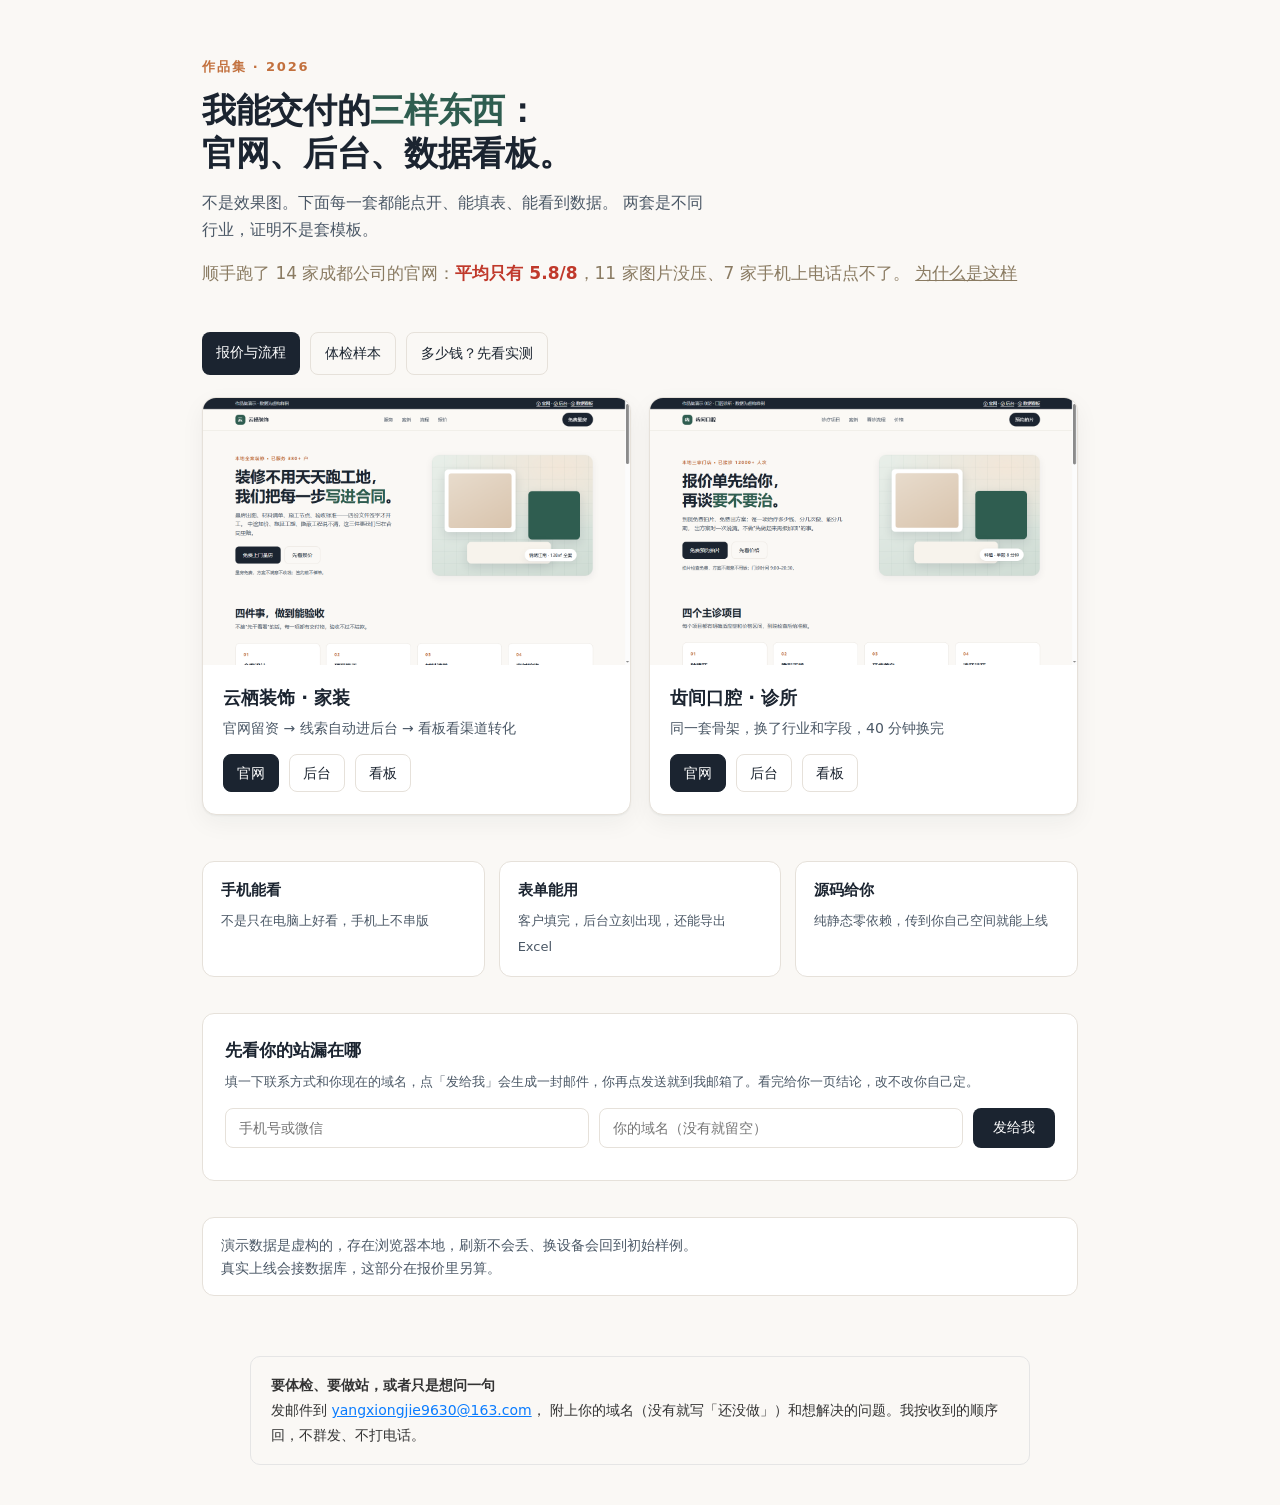
<file: index.html>
<!DOCTYPE html>
<html lang="zh-CN">
<head>
<meta charset="utf-8">
<meta name="viewport" content="width=device-width,initial-scale=1">
<title>作品集 · 官网 / 后台 / 数据看板</title>
<meta name="description" content="成都，做官网、后台和数据看板。不是效果图：每一套都能点开、能填表、能看到数据。手机适配，源码交付，5–8 天，先体检再决定做不做。">
<meta property="og:title" content="作品集 · 官网 / 后台 / 数据看板">
<meta property="og:description" content="每一套都能点开、能填表、能看到数据。手机适配，源码交付。">
<meta property="og:type" content="website">
<style>
  :root{--ink:#1b2430;--ink2:#4b5866;--line:#e6e1da;--bg:#faf8f5;--brand:#2f5d50;--brand2:#c2703d}
  *{box-sizing:border-box}
  body{margin:0;background:var(--bg);color:var(--ink);
    font-family:"PingFang SC","Microsoft YaHei",system-ui,sans-serif;line-height:1.65}
  .wrap{max-width:920px;margin:0 auto;padding:0 22px}
  header{padding:56px 0 28px}
  .eyebrow{font-size:13px;letter-spacing:.14em;color:var(--brand2);font-weight:600}
  h1{font-size:34px;margin:12px 0 10px;letter-spacing:-.01em;line-height:1.25}
  h1 em{font-style:normal;color:var(--brand)}
  .lead{color:var(--ink2);max-width:32em}
  .cards{display:grid;grid-template-columns:1fr 1fr;gap:18px;padding-bottom:20px}
  .card{background:#fff;border:1px solid var(--line);border-radius:14px;overflow:hidden;
    box-shadow:0 1px 2px rgba(27,36,48,.05),0 8px 24px rgba(27,36,48,.05)}
  .card .ph{aspect-ratio:16/10;background:linear-gradient(150deg,#e7ddd0,#cbb9a2)}
  .card .ph img{width:100%;height:100%;object-fit:cover;display:block}
  .card:nth-child(2) .ph{background:linear-gradient(150deg,#dfe8e2,#b9cdc2)}
  .card .body{padding:18px 20px 22px}
  .card h2{font-size:18px;margin:0 0 4px}
  .card p{color:var(--ink2);font-size:14px;margin:0 0 14px}
  .links{display:flex;gap:10px;flex-wrap:wrap}
  .links a{font-size:13.5px;text-decoration:none;padding:7px 13px;border-radius:8px;
    border:1px solid var(--line);color:var(--ink)}
  .links a:hover{border-color:var(--ink)}
  .links a.p{background:var(--ink);color:#fff;border-color:var(--ink)}
  section{padding:26px 0 10px}
  .grid3{display:grid;grid-template-columns:repeat(3,1fr);gap:14px}
  .mini{background:#fff;border:1px solid var(--line);border-radius:12px;padding:16px 18px}
  .mini b{display:block;font-size:15px;margin-bottom:4px}
  .mini span{font-size:13px;color:var(--ink2)}
  .note{margin:26px 0 60px;padding:16px 18px;background:#fff;border:1px solid var(--line);
    border-radius:12px;font-size:13.5px;color:var(--ink2)}
  @media (max-width:720px){.cards,.grid3{grid-template-columns:1fr}h1{font-size:26px}}
</style>
</head>
<body>
<div class="wrap">
  <header>
    <div class="eyebrow">作品集 · 2026</div>
    <h1>我能交付的<em>三样东西</em>：<br>官网、后台、数据看板。</h1>
    <p class="lead">不是效果图。下面每一套都能点开、能填表、能看到数据。
      两套是不同行业，证明不是套模板。</p>
    <p style="margin-top:16px;font-size:17px;color:#8a7b62">
      顺手跑了 14 家成都公司的官网：<b style="color:#c0392b">平均只有 5.8/8</b>，11 家图片没压、7 家手机上电话点不了。
      <a href="./guide-price.html" style="color:#8a7b62">为什么是这样</a>
    </p>
  </header>

  <div style="display:flex;gap:10px;flex-wrap:wrap;margin-bottom:22px">
    <a href="price.html" style="font-size:14px;text-decoration:none;padding:9px 14px;border-radius:8px;background:#1b2430;color:#fff">报价与流程</a>
    <a href="sample-audit.html" style="font-size:14px;text-decoration:none;padding:9px 14px;border-radius:8px;border:1px solid #e6e1da;color:#1b2430">体检样本</a>
    <a href="guide-price.html" style="font-size:14px;text-decoration:none;padding:9px 14px;border-radius:8px;border:1px solid #e6e1da;color:#1b2430">多少钱？先看实测</a>
  </div>

  <div class="cards">
    <div class="card">
      <div class="ph"><img src="thumb-001.png" alt="云栖装饰官网首页"></div>
      <div class="body">
        <h2>云栖装饰 · 家装</h2>
        <p>官网留资 → 线索自动进后台 → 看板看渠道转化</p>
        <div class="links">
          <a class="p" href="demo-001-云栖装饰/index.html">官网</a>
          <a href="demo-001-云栖装饰/admin.html">后台</a>
          <a href="demo-001-云栖装饰/dashboard.html">看板</a>
        </div>
      </div>
    </div>
    <div class="card">
      <div class="ph"><img src="thumb-002.png" alt="齿间口腔官网首页"></div>
      <div class="body">
        <h2>齿间口腔 · 诊所</h2>
        <p>同一套骨架，换了行业和字段，40 分钟换完</p>
        <div class="links">
          <a class="p" href="demo-002-齿间口腔/index.html">官网</a>
          <a href="demo-002-齿间口腔/admin.html">后台</a>
          <a href="demo-002-齿间口腔/dashboard.html">看板</a>
        </div>
      </div>
    </div>
  </div>

  <section>
    <div class="grid3">
      <div class="mini"><b>手机能看</b><span>不是只在电脑上好看，手机上不串版</span></div>
      <div class="mini"><b>表单能用</b><span>客户填完，后台立刻出现，还能导出 Excel</span></div>
      <div class="mini"><b>源码给你</b><span>纯静态零依赖，传到你自己空间就能上线</span></div>
    </div>
  </section>

  <section>
    <div class="mini" style="padding:22px 22px">
      <b style="font-size:17px">先看你的站漏在哪</b>
      <span>填一下联系方式和你现在的域名，点「发给我」会生成一封邮件，你再点发送就到我邮箱了。看完给你一页结论，改不改你自己定。</span>
      <form id="lead" style="display:flex;gap:10px;flex-wrap:wrap;margin-top:14px">
        <input name="contact" placeholder="手机号或微信" required
          style="flex:1 1 180px;padding:11px 13px;border:1px solid var(--line);border-radius:8px;font-size:14px">
        <input name="site" placeholder="你的域名（没有就留空）"
          style="flex:1 1 180px;padding:11px 13px;border:1px solid var(--line);border-radius:8px;font-size:14px">
        <button type="submit"
          style="padding:11px 20px;border:0;border-radius:8px;background:var(--ink);color:#fff;font-size:14px;cursor:pointer">发给我</button>
      </form>
      <div id="lead-msg" style="margin-top:10px;font-size:13px;color:var(--brand)"></div>
    </div>
  </section>

  <div class="note">
    演示数据是虚构的，存在浏览器本地，刷新不会丢、换设备会回到初始样例。
    <br>真实上线会接数据库，这部分在报价里另算。
  </div>
</div>
<script>
  var MAIL = 'yangxiongjie9630@163.com';
  document.getElementById('lead').addEventListener('submit', function (e) {
    e.preventDefault();
    var f = e.target;
    var contact = f.contact.value.trim();
    var site = f.site.value.trim();
    var text = '联系方式：' + contact + '\n域名：' + (site || '（还没有站）') + '\n时间：' + new Date().toLocaleString('zh-CN');
    var link = 'mailto:' + MAIL
      + '?subject=' + encodeURIComponent('网站体检：' + (site || contact))
      + '&body=' + encodeURIComponent(text);
    var box = document.getElementById('lead-msg');
    box.innerHTML = '没弹出邮件窗口的话，把下面这段复制发到 <b>' + MAIL + '</b>：'
      + '<pre id="lead-copy" style="margin:8px 0;padding:10px;background:#f6f6f6;border-radius:6px;white-space:pre-wrap;font-size:13px"></pre>'
      + '<button type="button" id="lead-copy-btn" style="padding:6px 14px;border:1px solid #ccc;border-radius:6px;background:#fff;cursor:pointer">复制这段</button>';
    document.getElementById('lead-copy').textContent = text;
    document.getElementById('lead-copy-btn').onclick = function () {
      navigator.clipboard.writeText(text).then(function () {
        document.getElementById('lead-copy-btn').textContent = '复制好了';
      }).catch(function () {
        document.getElementById('lead-copy-btn').textContent = '复制失败，手动选中上面那段';
      });
    };
    window.location.href = link;
  });
</script>

  <div id="contact-bar" style="max-width:780px;margin:24px auto 40px;padding:16px 20px;border:1px solid #e5e5e5;border-radius:10px;font-size:14px;line-height:1.8;color:#333">
    <b>要体检、要做站，或者只是想问一句</b><br>
    发邮件到 <a href="mailto:yangxiongjie9630@163.com?subject=%E7%BD%91%E7%AB%99%E4%BD%93%E6%A3%80" style="color:#0a7cff">yangxiongjie9630@163.com</a>，
    附上你的域名（没有就写「还没做」）和想解决的问题。我按收到的顺序回，不群发、不打电话。
  </div>
</body>
</html>
</file>
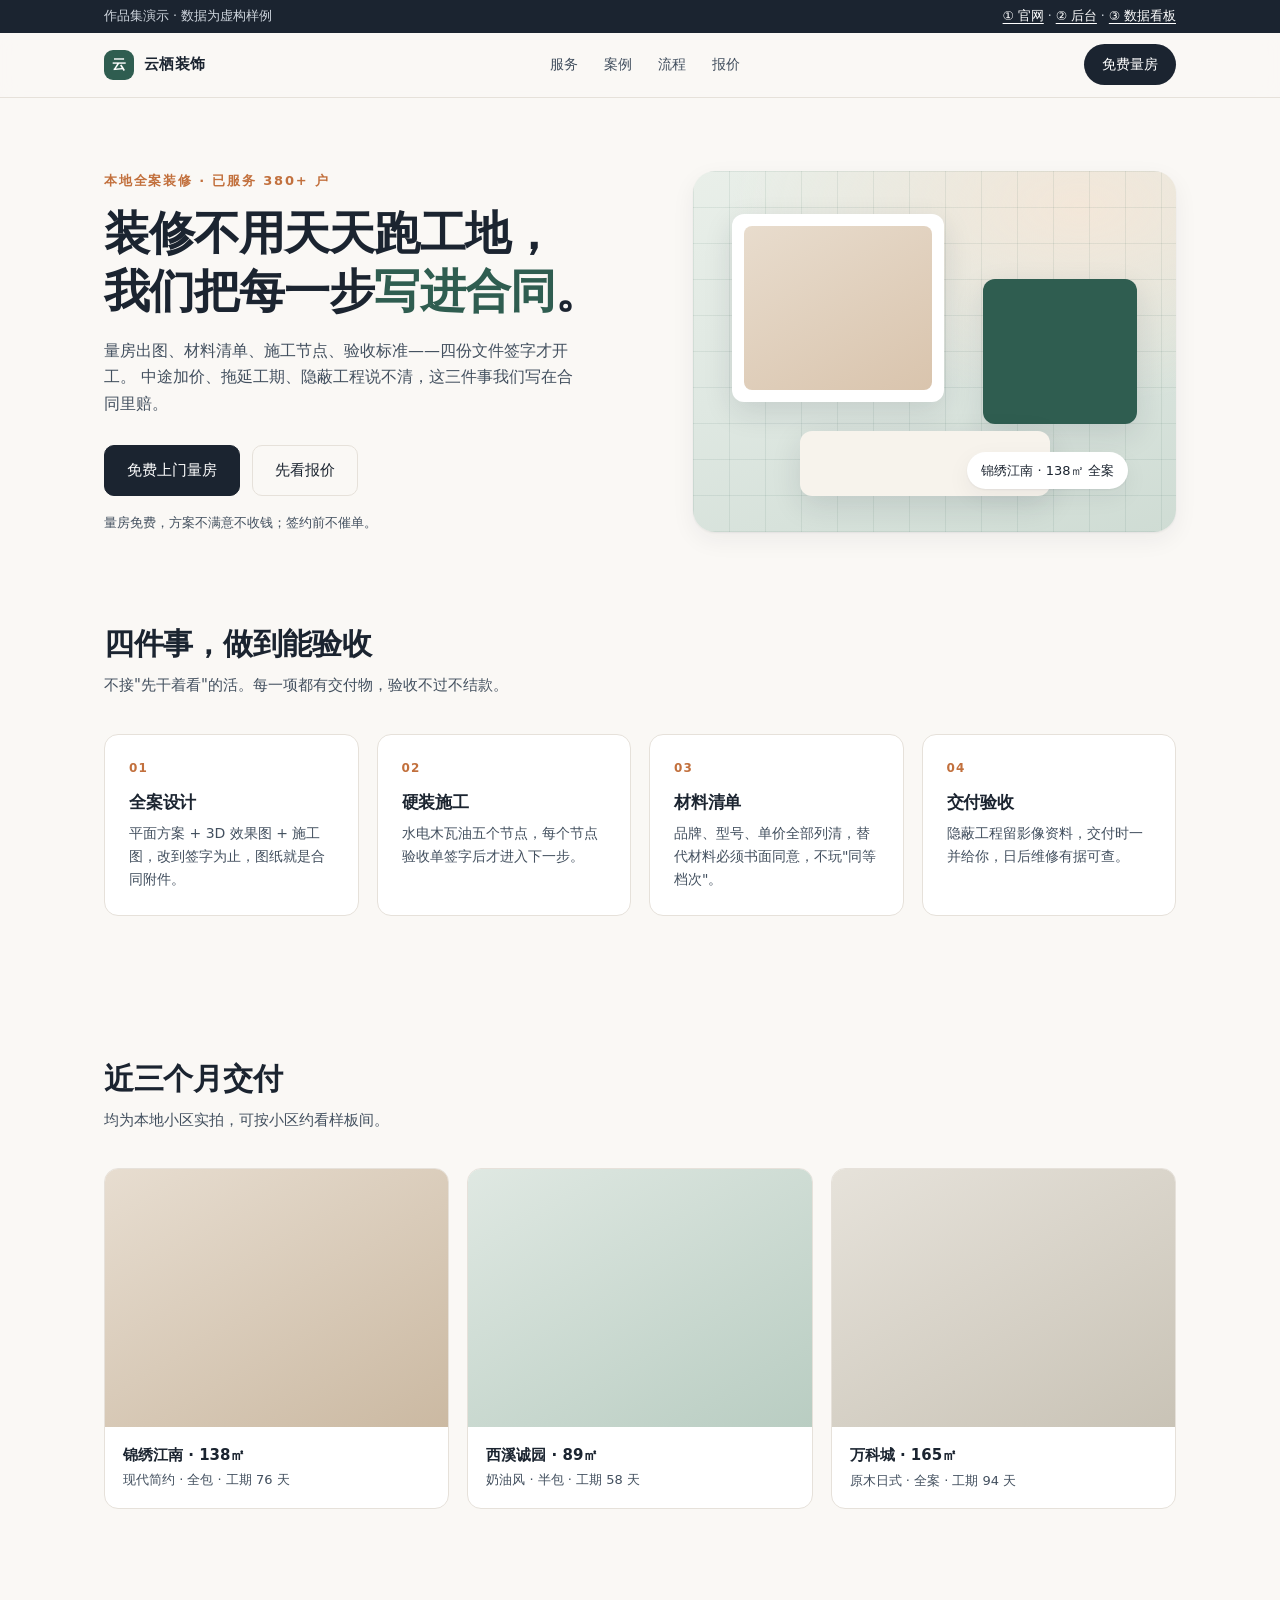
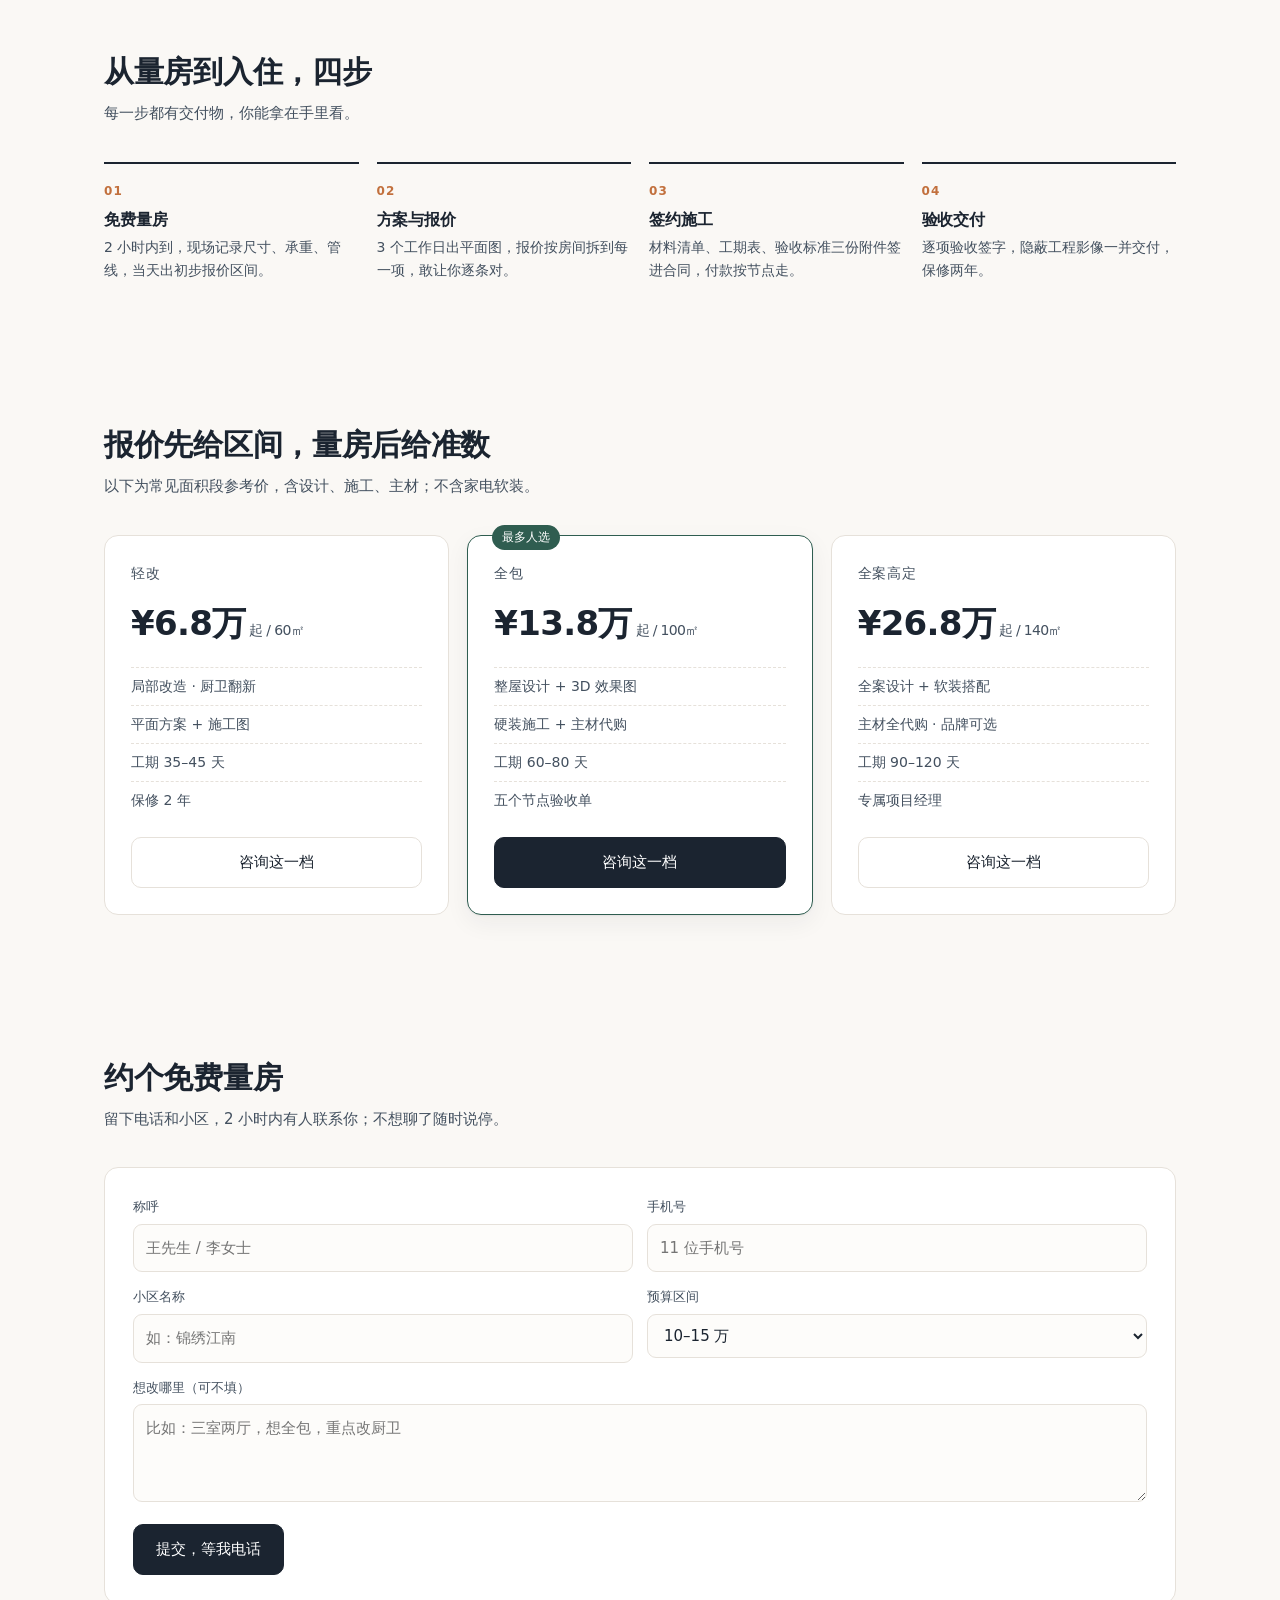
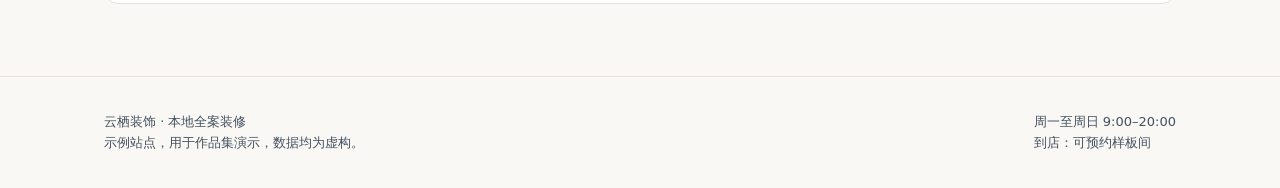
<file: demo-001-云栖装饰/index.html>
<!DOCTYPE html>
<html lang="zh-CN">
<head>
<meta charset="utf-8">
<meta name="viewport" content="width=device-width,initial-scale=1">
<title>云栖装饰 · 本地全案装修｜作品集演示</title>
<meta name="description" content="云栖装饰，本地全案装修。量房、设计、施工、验收四步写进合同。">
<link rel="stylesheet" href="assets/style.css">
</head>
<body>

<div class="demo-bar">
  <div class="wrap">
    <span>作品集演示 · 数据为虚构样例</span>
    <span>
      <a href="index.html">① 官网</a> ·
      <a href="admin.html">② 后台</a> ·
      <a href="dashboard.html">③ 数据看板</a>
    </span>
  </div>
</div>

<header class="nav">
  <div class="wrap nav-in">
    <div class="logo"><span class="logo-mark">云</span> 云栖装饰</div>
    <nav class="nav-links">
      <a href="#service">服务</a>
      <a href="#works">案例</a>
      <a href="#flow">流程</a>
      <a href="#price">报价</a>
    </nav>
    <button class="nav-cta" onclick="document.getElementById('book').scrollIntoView({behavior:'smooth'})">免费量房</button>
  </div>
</header>

<main class="wrap">

  <section class="hero" style="padding-bottom:20px">
    <div>
      <div class="eyebrow">本地全案装修 · 已服务 380+ 户</div>
      <h1>装修不用天天跑工地，<br>我们把每一步<em>写进合同</em>。</h1>
      <p class="lead">
        量房出图、材料清单、施工节点、验收标准——四份文件签字才开工。
        中途加价、拖延工期、隐蔽工程说不清，这三件事我们写在合同里赔。
      </p>
      <div class="hero-actions">
        <button class="btn" onclick="document.getElementById('book').scrollIntoView({behavior:'smooth'})">免费上门量房</button>
        <a class="btn ghost" href="#price">先看报价</a>
      </div>
      <p class="hero-note">量房免费，方案不满意不收钱；签约前不催单。</p>
    </div>
    <div class="hero-art">
      <div class="grid"></div>
      <div class="block b1"></div>
      <div class="block b2"></div>
      <div class="block b3"></div>
      <div class="tag">锦绣江南 · 138㎡ 全案</div>
    </div>
  </section>

  <section id="service">
    <div class="sec-head">
      <h2>四件事，做到能验收</h2>
      <p>不接"先干着看"的活。每一项都有交付物，验收不过不结款。</p>
    </div>
    <div class="cards">
      <div class="card"><div class="num">01</div><h3>全案设计</h3><p>平面方案 + 3D 效果图 + 施工图，改到签字为止，图纸就是合同附件。</p></div>
      <div class="card"><div class="num">02</div><h3>硬装施工</h3><p>水电木瓦油五个节点，每个节点验收单签字后才进入下一步。</p></div>
      <div class="card"><div class="num">03</div><h3>材料清单</h3><p>品牌、型号、单价全部列清，替代材料必须书面同意，不玩"同等档次"。</p></div>
      <div class="card"><div class="num">04</div><h3>交付验收</h3><p>隐蔽工程留影像资料，交付时一并给你，日后维修有据可查。</p></div>
    </div>
  </section>

  <section id="works">
    <div class="sec-head">
      <h2>近三个月交付</h2>
      <p>均为本地小区实拍，可按小区约看样板间。</p>
    </div>
    <div class="works">
      <div class="work"><div class="ph"></div><div class="cap"><b>锦绣江南 · 138㎡</b><span>现代简约 · 全包 · 工期 76 天</span></div></div>
      <div class="work"><div class="ph"></div><div class="cap"><b>西溪诚园 · 89㎡</b><span>奶油风 · 半包 · 工期 58 天</span></div></div>
      <div class="work"><div class="ph"></div><div class="cap"><b>万科城 · 165㎡</b><span>原木日式 · 全案 · 工期 94 天</span></div></div>
    </div>
  </section>

  <section id="flow">
    <div class="sec-head">
      <h2>从量房到入住，四步</h2>
      <p>每一步都有交付物，你能拿在手里看。</p>
    </div>
    <div class="steps">
      <div class="step"><h3>免费量房</h3><p>2 小时内到，现场记录尺寸、承重、管线，当天出初步报价区间。</p></div>
      <div class="step"><h3>方案与报价</h3><p>3 个工作日出平面图，报价按房间拆到每一项，敢让你逐条对。</p></div>
      <div class="step"><h3>签约施工</h3><p>材料清单、工期表、验收标准三份附件签进合同，付款按节点走。</p></div>
      <div class="step"><h3>验收交付</h3><p>逐项验收签字，隐蔽工程影像一并交付，保修两年。</p></div>
    </div>
  </section>

  <section id="price">
    <div class="sec-head">
      <h2>报价先给区间，量房后给准数</h2>
      <p>以下为常见面积段参考价，含设计、施工、主材；不含家电软装。</p>
    </div>
    <div class="price">
      <div class="plan">
        <div class="name">轻改</div>
        <div class="amt">¥6.8万<small> 起 / 60㎡</small></div>
        <ul>
          <li>局部改造 · 厨卫翻新</li>
          <li>平面方案 + 施工图</li>
          <li>工期 35–45 天</li>
          <li>保修 2 年</li>
        </ul>
        <button class="btn ghost" onclick="pick('轻改')">咨询这一档</button>
      </div>
      <div class="plan hot">
        <div class="name">全包</div>
        <div class="amt">¥13.8万<small> 起 / 100㎡</small></div>
        <ul>
          <li>整屋设计 + 3D 效果图</li>
          <li>硬装施工 + 主材代购</li>
          <li>工期 60–80 天</li>
          <li>五个节点验收单</li>
        </ul>
        <button class="btn" onclick="pick('全包')">咨询这一档</button>
      </div>
      <div class="plan">
        <div class="name">全案高定</div>
        <div class="amt">¥26.8万<small> 起 / 140㎡</small></div>
        <ul>
          <li>全案设计 + 软装搭配</li>
          <li>主材全代购 · 品牌可选</li>
          <li>工期 90–120 天</li>
          <li>专属项目经理</li>
        </ul>
        <button class="btn ghost" onclick="pick('全案高定')">咨询这一档</button>
      </div>
    </div>
  </section>

  <section id="book">
    <div class="sec-head">
      <h2>约个免费量房</h2>
      <p>留下电话和小区，2 小时内有人联系你；不想聊了随时说停。</p>
    </div>
    <form class="form" id="bookForm">
      <div class="field">
        <label for="f-name">称呼</label>
        <input id="f-name" name="name" placeholder="王先生 / 李女士" required>
      </div>
      <div class="field">
        <label for="f-phone">手机号</label>
        <input id="f-phone" name="phone" placeholder="11 位手机号" inputmode="numeric" required>
      </div>
      <div class="field">
        <label for="f-comm">小区名称</label>
        <input id="f-comm" name="community" placeholder="如：锦绣江南" required>
      </div>
      <div class="field">
        <label for="f-budget">预算区间</label>
        <select id="f-budget" name="budget">
          <option value="80000">8 万以内</option>
          <option value="120000" selected>10–15 万</option>
          <option value="180000">15–20 万</option>
          <option value="260000">20–30 万</option>
          <option value="380000">30 万以上</option>
        </select>
      </div>
      <div class="field full">
        <label for="f-note">想改哪里（可不填）</label>
        <textarea id="f-note" name="note" rows="3" placeholder="比如：三室两厅，想全包，重点改厨卫"></textarea>
      </div>
      <button class="btn" type="submit">提交，等我电话</button>
      <div class="form-msg" id="msg"></div>
    </form>
  </section>

</main>

<footer>
  <div class="wrap foot-in">
    <div>云栖装饰 · 本地全案装修<br>示例站点，用于作品集演示，数据均为虚构。</div>
    <div>周一至周日 9:00–20:00<br>到店：可预约样板间</div>
  </div>
</footer>

<script src="assets/app.js"></script>
<script>
  // 「咨询这一档」→ 把档位写进表单备注并滚过去
  function pick(plan){
    const note = document.getElementById('f-note');
    note.value = '咨询「' + plan + '」档';
    document.getElementById('book').scrollIntoView({ behavior: 'smooth' });
    setTimeout(() => document.getElementById('f-name').focus(), 400);
  }

  document.getElementById('bookForm').addEventListener('submit', function (e) {
    e.preventDefault();
    const f = new FormData(this);
    const phone = String(f.get('phone')).trim();
    if (!/^1\d{10}$/.test(phone)) {
      document.getElementById('msg').textContent = '手机号像是不对，检查一下。';
      document.getElementById('msg').style.color = 'var(--bad)';
      return;
    }
    Store.add({
      name: String(f.get('name')).trim(),
      phone,
      community: String(f.get('community')).trim(),
      budget: Number(f.get('budget')),
      channel: '官网',
      status: 'new',
      note: String(f.get('note') || '').trim(),
    });
    this.reset();
    const msg = document.getElementById('msg');
    msg.style.color = 'var(--ok)';
    msg.textContent = '收到了，2 小时内联系你。';
    // 演示用：这条会立刻出现在后台
    setTimeout(() => { msg.textContent = '收到了，2 小时内联系你。（可以点上方「② 后台」看到这条）'; }, 600);
  });
</script>
</body>
</html>
</file>
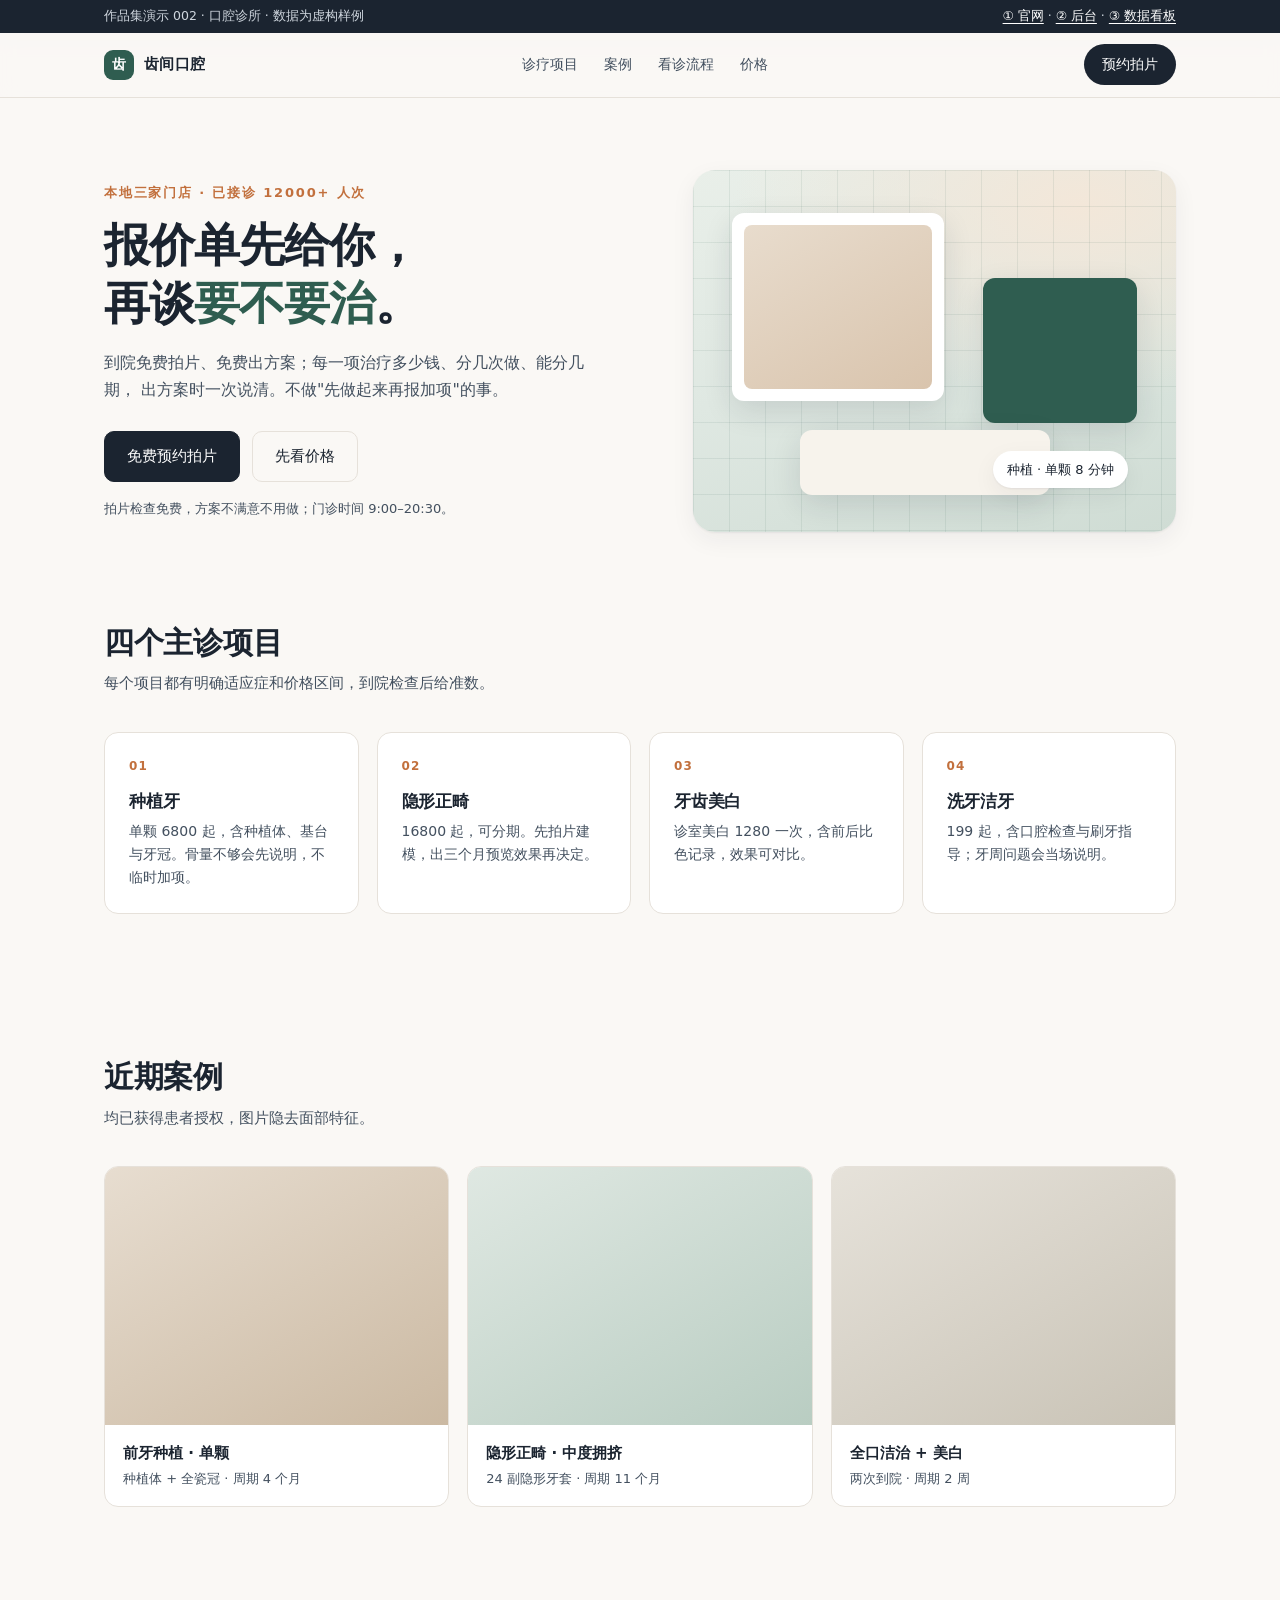
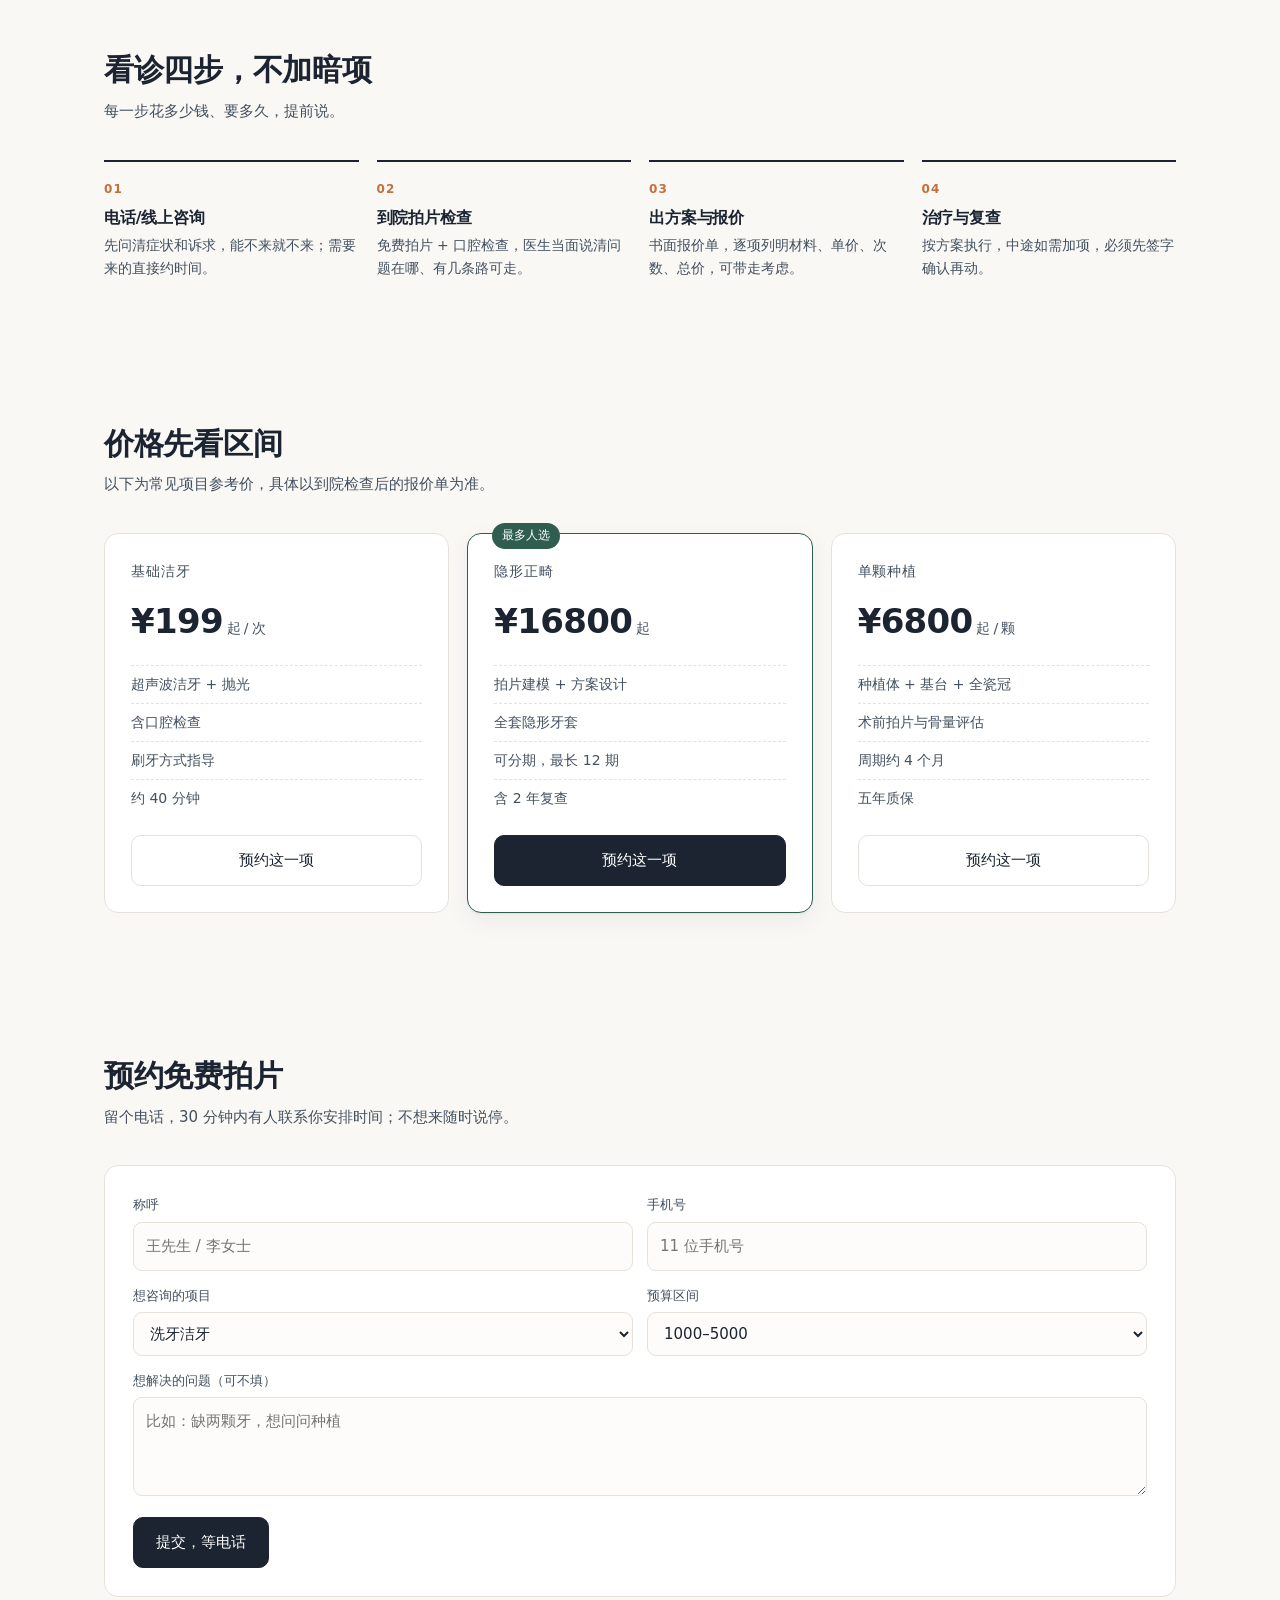
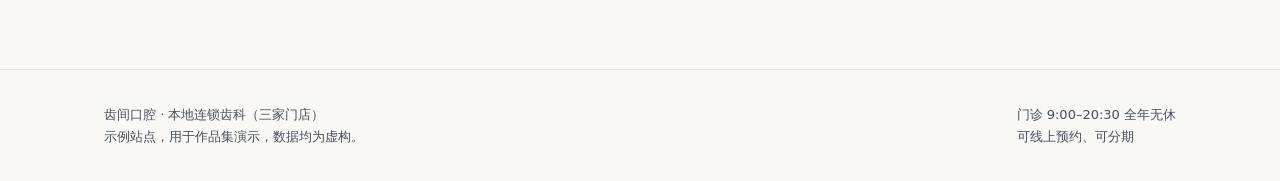
<file: demo-002-齿间口腔/index.html>
<!DOCTYPE html>
<html lang="zh-CN">
<head>
<meta charset="utf-8">
<meta name="viewport" content="width=device-width,initial-scale=1">
<title>齿间口腔 · 本地连锁齿科｜作品集演示</title>
<meta name="description" content="齿间口腔，本地三家门店。到院免费拍片、报价单逐项写清、可分期。">
<link rel="stylesheet" href="assets/style.css">
</head>
<body>

<div class="demo-bar">
  <div class="wrap">
    <span>作品集演示 002 · 口腔诊所 · 数据为虚构样例</span>
    <span>
      <a href="index.html">① 官网</a> ·
      <a href="admin.html">② 后台</a> ·
      <a href="dashboard.html">③ 数据看板</a>
    </span>
  </div>
</div>

<header class="nav">
  <div class="wrap nav-in">
    <div class="logo"><span class="logo-mark">齿</span> 齿间口腔</div>
    <nav class="nav-links">
      <a href="#service">诊疗项目</a>
      <a href="#works">案例</a>
      <a href="#flow">看诊流程</a>
      <a href="#price">价格</a>
    </nav>
    <button class="nav-cta" onclick="document.getElementById('book').scrollIntoView({behavior:'smooth'})">预约拍片</button>
  </div>
</header>

<main class="wrap">

  <section class="hero" style="padding-bottom:20px">
    <div>
      <div class="eyebrow">本地三家门店 · 已接诊 12000+ 人次</div>
      <h1>报价单先给你，<br>再谈<em>要不要治</em>。</h1>
      <p class="lead">
        到院免费拍片、免费出方案；每一项治疗多少钱、分几次做、能分几期，
        出方案时一次说清。不做"先做起来再报加项"的事。
      </p>
      <div class="hero-actions">
        <button class="btn" onclick="document.getElementById('book').scrollIntoView({behavior:'smooth'})">免费预约拍片</button>
        <a class="btn ghost" href="#price">先看价格</a>
      </div>
      <p class="hero-note">拍片检查免费，方案不满意不用做；门诊时间 9:00–20:30。</p>
    </div>
    <div class="hero-art">
      <div class="grid"></div>
      <div class="block b1"></div>
      <div class="block b2"></div>
      <div class="block b3"></div>
      <div class="tag">种植 · 单颗 8 分钟</div>
    </div>
  </section>

  <section id="service">
    <div class="sec-head">
      <h2>四个主诊项目</h2>
      <p>每个项目都有明确适应症和价格区间，到院检查后给准数。</p>
    </div>
    <div class="cards">
      <div class="card"><div class="num">01</div><h3>种植牙</h3><p>单颗 6800 起，含种植体、基台与牙冠。骨量不够会先说明，不临时加项。</p></div>
      <div class="card"><div class="num">02</div><h3>隐形正畸</h3><p>16800 起，可分期。先拍片建模，出三个月预览效果再决定。</p></div>
      <div class="card"><div class="num">03</div><h3>牙齿美白</h3><p>诊室美白 1280 一次，含前后比色记录，效果可对比。</p></div>
      <div class="card"><div class="num">04</div><h3>洗牙洁牙</h3><p>199 起，含口腔检查与刷牙指导；牙周问题会当场说明。</p></div>
    </div>
  </section>

  <section id="works">
    <div class="sec-head">
      <h2>近期案例</h2>
      <p>均已获得患者授权，图片隐去面部特征。</p>
    </div>
    <div class="works">
      <div class="work"><div class="ph"></div><div class="cap"><b>前牙种植 · 单颗</b><span>种植体 + 全瓷冠 · 周期 4 个月</span></div></div>
      <div class="work"><div class="ph"></div><div class="cap"><b>隐形正畸 · 中度拥挤</b><span>24 副隐形牙套 · 周期 11 个月</span></div></div>
      <div class="work"><div class="ph"></div><div class="cap"><b>全口洁治 + 美白</b><span>两次到院 · 周期 2 周</span></div></div>
    </div>
  </section>

  <section id="flow">
    <div class="sec-head">
      <h2>看诊四步，不加暗项</h2>
      <p>每一步花多少钱、要多久，提前说。</p>
    </div>
    <div class="steps">
      <div class="step"><h3>电话/线上咨询</h3><p>先问清症状和诉求，能不来就不来；需要来的直接约时间。</p></div>
      <div class="step"><h3>到院拍片检查</h3><p>免费拍片 + 口腔检查，医生当面说清问题在哪、有几条路可走。</p></div>
      <div class="step"><h3>出方案与报价</h3><p>书面报价单，逐项列明材料、单价、次数、总价，可带走考虑。</p></div>
      <div class="step"><h3>治疗与复查</h3><p>按方案执行，中途如需加项，必须先签字确认再动。</p></div>
    </div>
  </section>

  <section id="price">
    <div class="sec-head">
      <h2>价格先看区间</h2>
      <p>以下为常见项目参考价，具体以到院检查后的报价单为准。</p>
    </div>
    <div class="price">
      <div class="plan">
        <div class="name">基础洁牙</div>
        <div class="amt">¥199<small> 起 / 次</small></div>
        <ul>
          <li>超声波洁牙 + 抛光</li>
          <li>含口腔检查</li>
          <li>刷牙方式指导</li>
          <li>约 40 分钟</li>
        </ul>
        <button class="btn ghost" onclick="pick('洗牙洁牙')">预约这一项</button>
      </div>
      <div class="plan hot">
        <div class="name">隐形正畸</div>
        <div class="amt">¥16800<small> 起</small></div>
        <ul>
          <li>拍片建模 + 方案设计</li>
          <li>全套隐形牙套</li>
          <li>可分期，最长 12 期</li>
          <li>含 2 年复查</li>
        </ul>
        <button class="btn" onclick="pick('隐形正畸')">预约这一项</button>
      </div>
      <div class="plan">
        <div class="name">单颗种植</div>
        <div class="amt">¥6800<small> 起 / 颗</small></div>
        <ul>
          <li>种植体 + 基台 + 全瓷冠</li>
          <li>术前拍片与骨量评估</li>
          <li>周期约 4 个月</li>
          <li>五年质保</li>
        </ul>
        <button class="btn ghost" onclick="pick('种植牙')">预约这一项</button>
      </div>
    </div>
  </section>

  <section id="book">
    <div class="sec-head">
      <h2>预约免费拍片</h2>
      <p>留个电话，30 分钟内有人联系你安排时间；不想来随时说停。</p>
    </div>
    <form class="form" id="bookForm">
      <div class="field">
        <label for="f-name">称呼</label>
        <input id="f-name" name="name" placeholder="王先生 / 李女士" required>
      </div>
      <div class="field">
        <label for="f-phone">手机号</label>
        <input id="f-phone" name="phone" placeholder="11 位手机号" inputmode="numeric" required>
      </div>
      <div class="field">
        <label for="f-proj">想咨询的项目</label>
        <select id="f-proj" name="project">
          <option>种植牙</option>
          <option>隐形正畸</option>
          <option>牙齿美白</option>
          <option selected>洗牙洁牙</option>
          <option>根管治疗</option>
          <option>儿童齿科</option>
        </select>
      </div>
      <div class="field">
        <label for="f-budget">预算区间</label>
        <select id="f-budget" name="budget">
          <option value="800">1000 以内</option>
          <option value="3000" selected>1000–5000</option>
          <option value="12000">5000–2 万</option>
          <option value="25000">2 万以上</option>
        </select>
      </div>
      <div class="field full">
        <label for="f-note">想解决的问题（可不填）</label>
        <textarea id="f-note" name="note" rows="3" placeholder="比如：缺两颗牙，想问问种植"></textarea>
      </div>
      <button class="btn" type="submit">提交，等电话</button>
      <div class="form-msg" id="msg"></div>
    </form>
  </section>

</main>

<footer>
  <div class="wrap foot-in">
    <div>齿间口腔 · 本地连锁齿科（三家门店）<br>示例站点，用于作品集演示，数据均为虚构。</div>
    <div>门诊 9:00–20:30 全年无休<br>可线上预约、可分期</div>
  </div>
</footer>

<script src="assets/app.js"></script>
<script>
  function pick(proj){
    document.getElementById('f-proj').value = proj;
    document.getElementById('f-note').value = '咨询「' + proj + '」';
    document.getElementById('book').scrollIntoView({ behavior: 'smooth' });
    setTimeout(() => document.getElementById('f-name').focus(), 400);
  }

  document.getElementById('bookForm').addEventListener('submit', function (e) {
    e.preventDefault();
    const f = new FormData(this);
    const phone = String(f.get('phone')).trim();
    const msg = document.getElementById('msg');
    if (!/^1\d{10}$/.test(phone)) {
      msg.textContent = '手机号像是不对，检查一下。';
      msg.style.color = 'var(--bad)';
      return;
    }
    Store.add({
      name: String(f.get('name')).trim(),
      phone,
      community: f.get('project'),
      budget: Number(f.get('budget')),
      channel: '官网',
      status: 'new',
      note: String(f.get('note') || '').trim(),
    });
    this.reset();
    msg.style.color = 'var(--ok)';
    msg.textContent = '收到了，30 分钟内联系你。';
    setTimeout(() => { msg.textContent = '收到了，30 分钟内联系你。（点上方「② 后台」能看到这条）'; }, 700);
  });
</script>
</body>
</html>
</file>
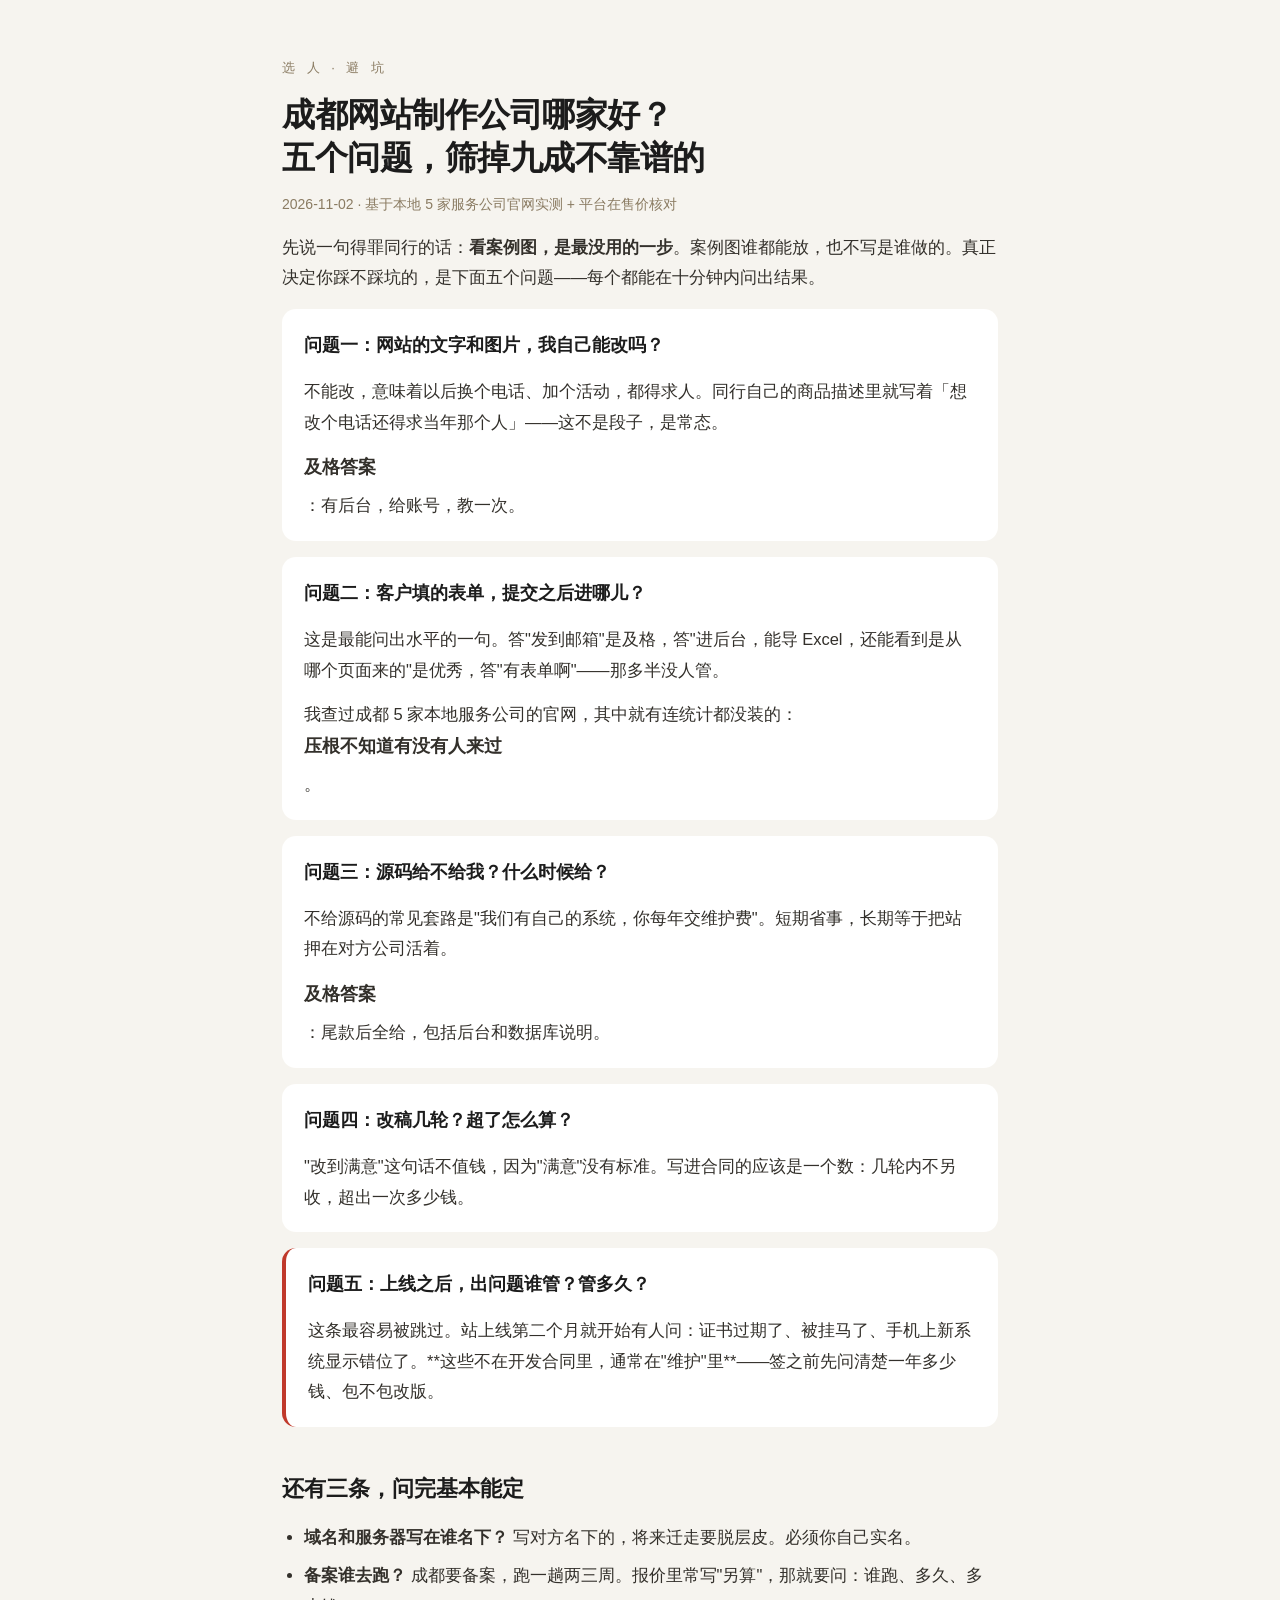
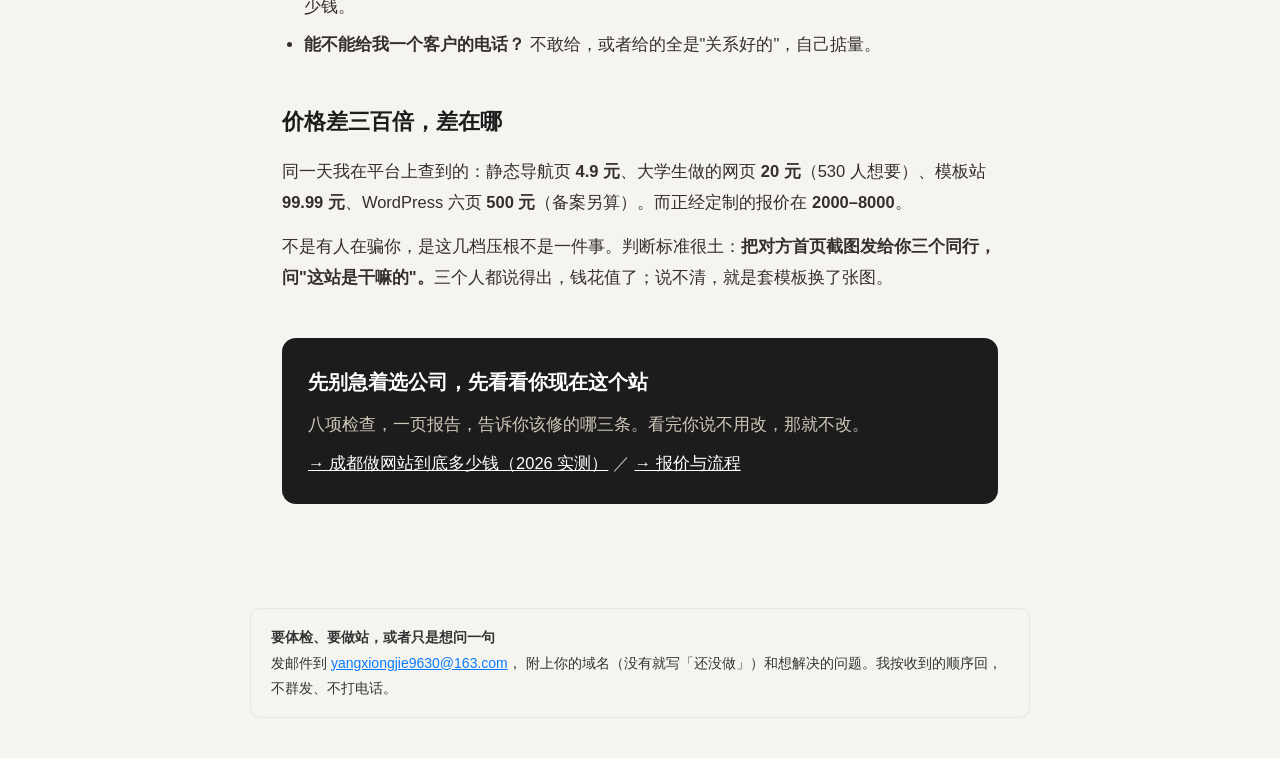
<file: guide-choose.html>
<!doctype html>
<html lang="zh-CN">
<head>
<meta charset="utf-8">
<meta name="viewport" content="width=device-width,initial-scale=1">
<title>成都网站制作公司哪家好？五个问题筛掉九成不靠谱的</title>
<meta name="description" content="选成都网站建设公司，别先看案例图。用这五个问题问一遍：谁能自己改字、表单进哪儿、源码给不给、改稿怎么算、上线后谁管。答不清的，直接换下一家。">
<meta name="keywords" content="成都网站制作公司哪家好,成都网站建设公司排名,建站公司怎么选">
<style>
  *{margin:0;padding:0;box-sizing:border-box}
  :root{--ink:#1c1c1c;--paper:#f6f4ef;--dim:#8a7b62;--red:#c0392b;--line:#e6ddca}
  body{background:var(--paper);color:var(--ink);font-family:"Microsoft YaHei","PingFang SC",sans-serif;line-height:1.85}
  .wrap{max-width:760px;margin:0 auto;padding:56px 22px 80px}
  .tag{font-size:13px;letter-spacing:4px;color:var(--dim)}
  h1{margin-top:14px;font-size:33px;line-height:1.3;font-weight:800;letter-spacing:-.5px}
  .meta{margin-top:12px;font-size:14px;color:var(--dim)}
  h2{margin-top:42px;font-size:22px;font-weight:800}
  p{margin-top:14px;font-size:16.5px;color:#33302b}
  ul,ol{margin:12px 0 0 22px}
  li{margin-top:8px;font-size:16.5px;color:#33302b}
  .q{background:#fff;border-radius:14px;padding:20px 22px;margin-top:16px}
  .q b{display:block;font-size:18px;margin-bottom:6px}
  .bad{border-left:4px solid var(--red)}
  .cta{margin-top:46px;background:var(--ink);color:#f6f4ef;border-radius:14px;padding:26px}
  .cta h3{color:#fff;margin:0;font-size:20px}
  .cta p{color:#cfc7b8;margin-top:8px}
  .cta a{color:#fff}
  a{color:var(--red)}
  @media (max-width:560px){h1{font-size:25px}.wrap{padding:36px 18px 60px}}
</style>
</head>
<body>
<div class="wrap">
  <div class="tag">选 人 · 避 坑</div>
  <h1>成都网站制作公司哪家好？<br>五个问题，筛掉九成不靠谱的</h1>
  <div class="meta">2026-11-02 · 基于本地 5 家服务公司官网实测 + 平台在售价核对</div>

  <p>先说一句得罪同行的话：<b>看案例图，是最没用的一步</b>。案例图谁都能放，也不写是谁做的。真正决定你踩不踩坑的，是下面五个问题——每个都能在十分钟内问出结果。</p>

  <div class="q"><b>问题一：网站的文字和图片，我自己能改吗？</b>
    <p>不能改，意味着以后换个电话、加个活动，都得求人。同行自己的商品描述里就写着「想改个电话还得求当年那个人」——这不是段子，是常态。</p>
    <p><b>及格答案</b>：有后台，给账号，教一次。</p>
  </div>

  <div class="q"><b>问题二：客户填的表单，提交之后进哪儿？</b>
    <p>这是最能问出水平的一句。答"发到邮箱"是及格，答"进后台，能导 Excel，还能看到是从哪个页面来的"是优秀，答"有表单啊"——那多半没人管。</p>
    <p>我查过成都 5 家本地服务公司的官网，其中就有连统计都没装的：<b>压根不知道有没有人来过</b>。</p>
  </div>

  <div class="q"><b>问题三：源码给不给我？什么时候给？</b>
    <p>不给源码的常见套路是"我们有自己的系统，你每年交维护费"。短期省事，长期等于把站押在对方公司活着。</p>
    <p><b>及格答案</b>：尾款后全给，包括后台和数据库说明。</p>
  </div>

  <div class="q"><b>问题四：改稿几轮？超了怎么算？</b>
    <p>"改到满意"这句话不值钱，因为"满意"没有标准。写进合同的应该是一个数：几轮内不另收，超出一次多少钱。</p>
  </div>

  <div class="q bad"><b>问题五：上线之后，出问题谁管？管多久？</b>
    <p>这条最容易被跳过。站上线第二个月就开始有人问：证书过期了、被挂马了、手机上新系统显示错位了。**这些不在开发合同里，通常在"维护"里**——签之前先问清楚一年多少钱、包不包改版。</p>
  </div>

  <h2>还有三条，问完基本能定</h2>
  <ul>
    <li><b>域名和服务器写在谁名下？</b> 写对方名下的，将来迁走要脱层皮。必须你自己实名。</li>
    <li><b>备案谁去跑？</b> 成都要备案，跑一趟两三周。报价里常写"另算"，那就要问：谁跑、多久、多少钱。</li>
    <li><b>能不能给我一个客户的电话？</b> 不敢给，或者给的全是"关系好的"，自己掂量。</li>
  </ul>

  <h2>价格差三百倍，差在哪</h2>
  <p>同一天我在平台上查到的：静态导航页 <b>4.9 元</b>、大学生做的网页 <b>20 元</b>（530 人想要）、模板站 <b>99.99 元</b>、WordPress 六页 <b>500 元</b>（备案另算）。而正经定制的报价在 <b>2000–8000</b>。</p>
  <p>不是有人在骗你，是这几档压根不是一件事。判断标准很土：<b>把对方首页截图发给你三个同行，问"这站是干嘛的"。</b>三个人都说得出，钱花值了；说不清，就是套模板换了张图。</p>

  <div class="cta">
    <h3>先别急着选公司，先看看你现在这个站</h3>
    <p>八项检查，一页报告，告诉你该修的哪三条。看完你说不用改，那就不改。</p>
    <p><a href="guide-price.html">→ 成都做网站到底多少钱（2026 实测）</a> ／ <a href="price.html">→ 报价与流程</a></p>
  </div>
</div>

  <div id="contact-bar" style="max-width:780px;margin:24px auto 40px;padding:16px 20px;border:1px solid #e5e5e5;border-radius:10px;font-size:14px;line-height:1.8;color:#333">
    <b>要体检、要做站，或者只是想问一句</b><br>
    发邮件到 <a href="mailto:yangxiongjie9630@163.com?subject=%E7%BD%91%E7%AB%99%E4%BD%93%E6%A3%80" style="color:#0a7cff">yangxiongjie9630@163.com</a>，
    附上你的域名（没有就写「还没做」）和想解决的问题。我按收到的顺序回，不群发、不打电话。
  </div>
</body>
</html>
</file>
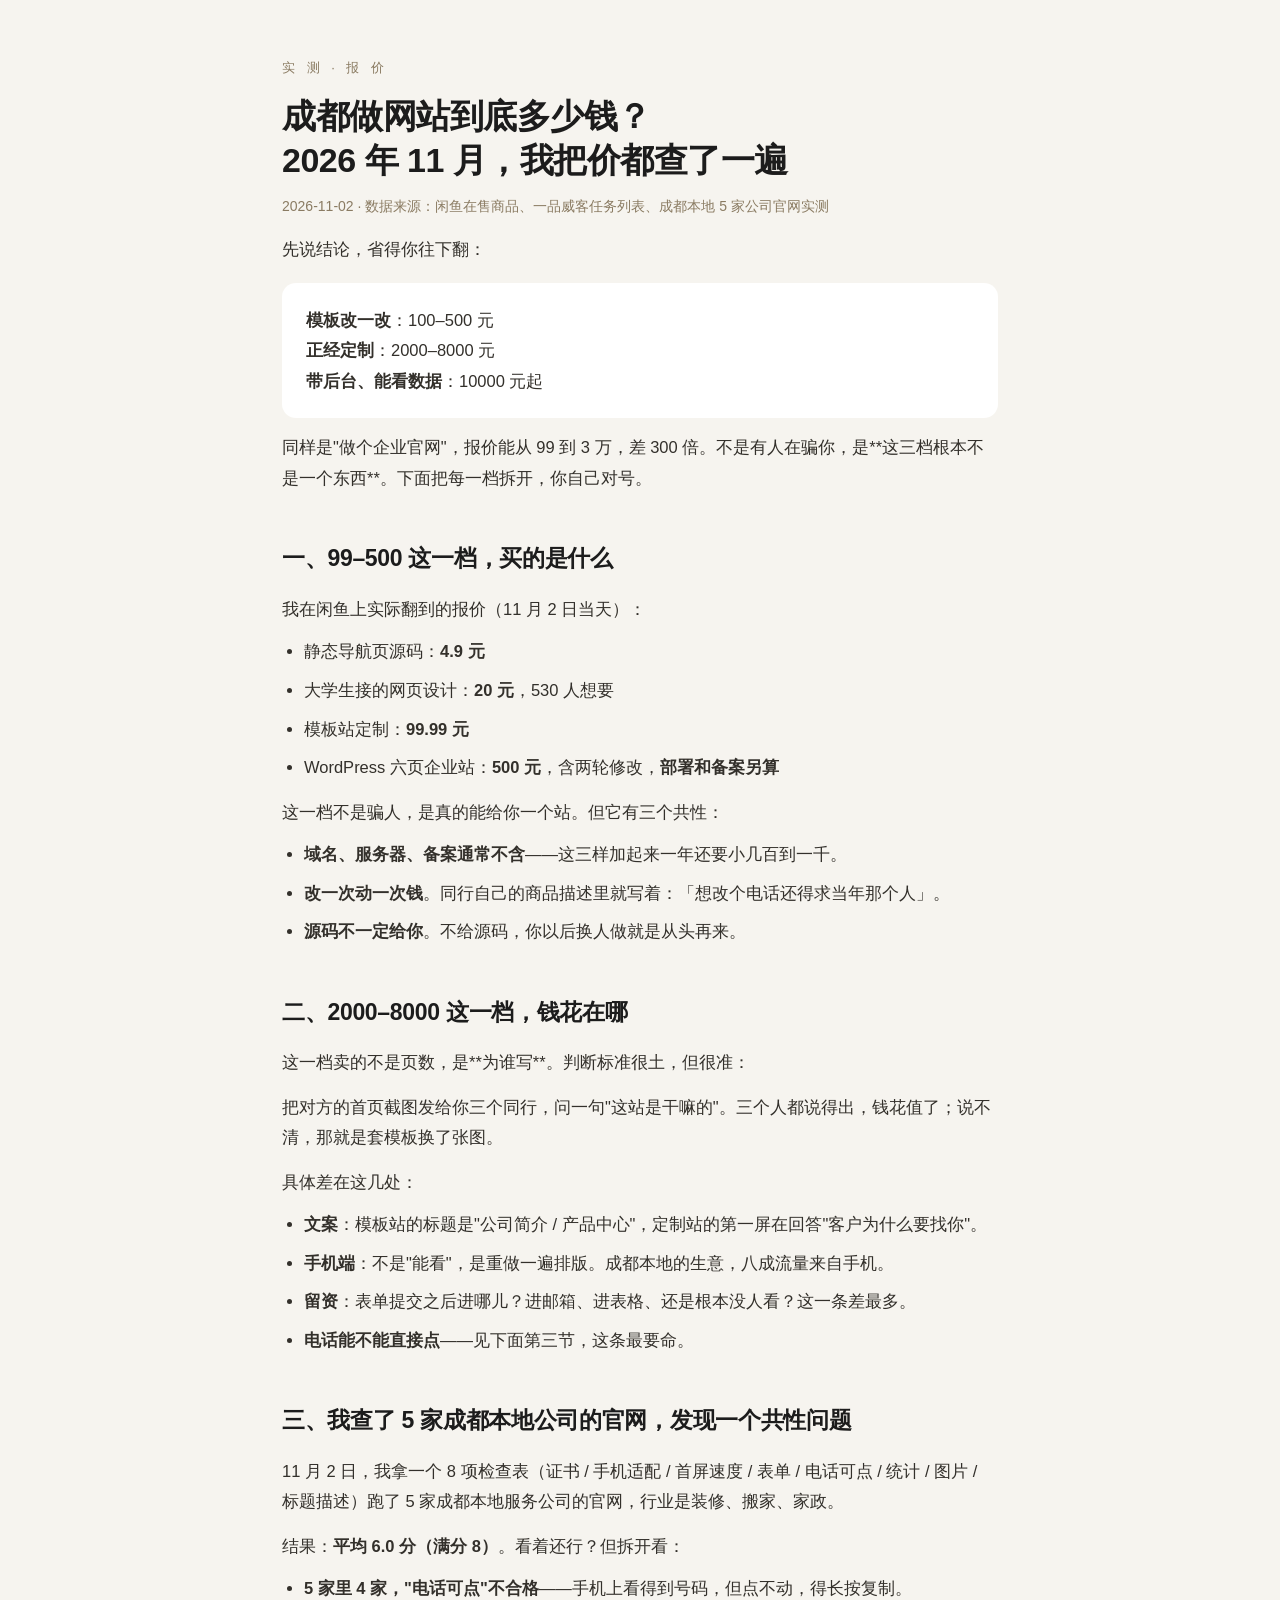
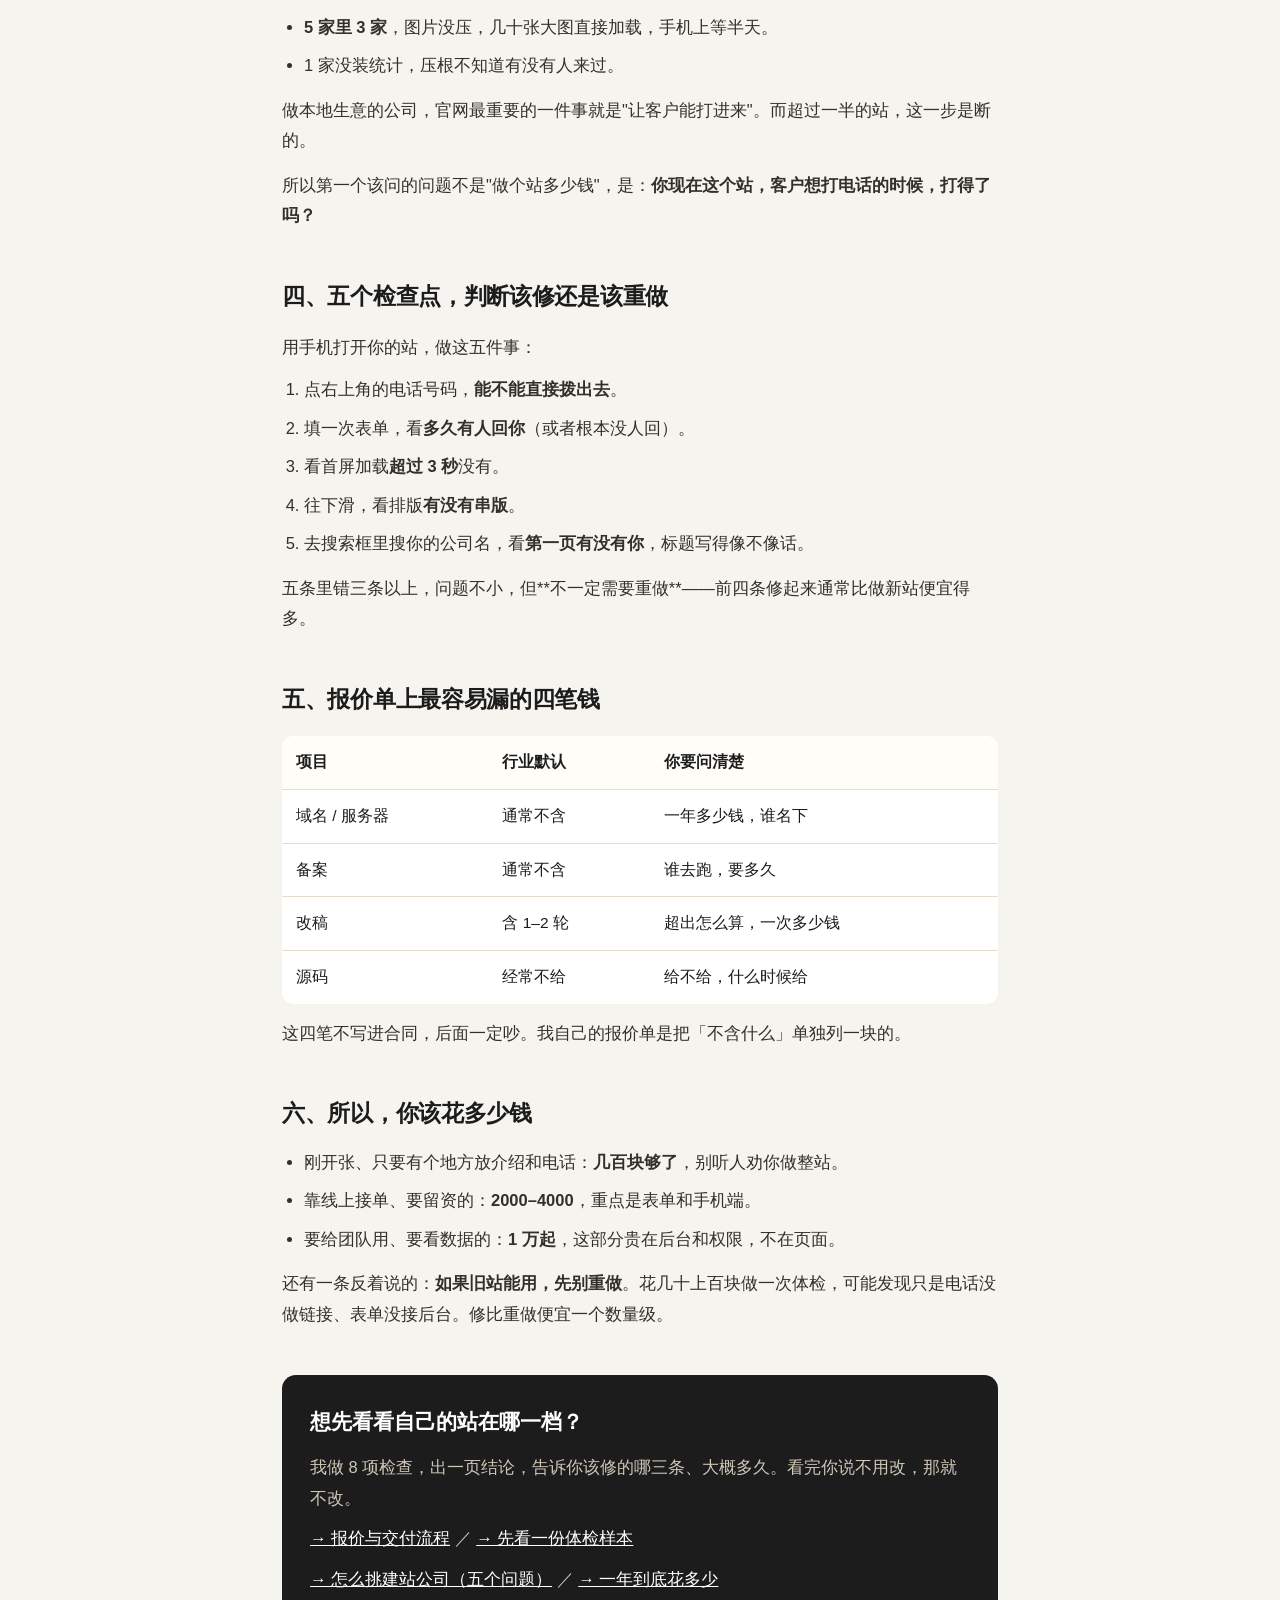
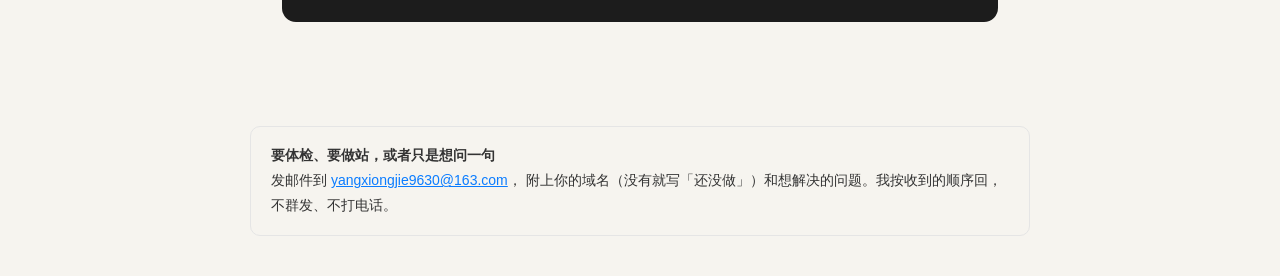
<file: guide-price.html>
<!doctype html>
<html lang="zh-CN">
<head>
<meta charset="utf-8">
<meta name="viewport" content="width=device-width,initial-scale=1">
<title>成都网站建设多少钱？2026 年 11 月实测的真实价格带</title>
<meta name="description" content="成都做网站到底多少钱？我把闲鱼、一品威客和本地 5 家公司的官网都查了一遍，给出现实价格带：模板 100–500、定制 2000–8000、带后台 1 万起，以及 5 个判断该修还是该重做的检查点。">
<meta name="keywords" content="成都网站建设,做网站多少钱,官网报价,网站制作价格,成都建站">
<style>
  *{margin:0;padding:0;box-sizing:border-box}
  :root{--ink:#1c1c1c;--paper:#f6f4ef;--dim:#8a7b62;--red:#c0392b;--line:#e6ddca}
  body{background:var(--paper);color:var(--ink);font-family:"Microsoft YaHei","PingFang SC",sans-serif;line-height:1.85}
  .wrap{max-width:760px;margin:0 auto;padding:56px 22px 80px}
  .tag{font-size:13px;letter-spacing:4px;color:var(--dim)}
  h1{margin-top:14px;font-size:34px;line-height:1.3;font-weight:800;letter-spacing:-.5px}
  .meta{margin-top:12px;font-size:14px;color:var(--dim)}
  h2{margin-top:44px;font-size:23px;font-weight:800;letter-spacing:-.3px}
  h3{margin-top:26px;font-size:18px;font-weight:700}
  p{margin-top:14px;font-size:16.5px;color:#33302b}
  ul,ol{margin:12px 0 0 22px}
  li{margin-top:8px;font-size:16.5px;color:#33302b}
  .card{margin-top:18px;background:#fff;border-radius:14px;padding:22px 24px}
  .num{font-size:26px;font-weight:800;letter-spacing:-.5px}
  .red{color:var(--red)}
  table{width:100%;margin-top:16px;border-collapse:collapse;background:#fff;border-radius:12px;overflow:hidden;font-size:15.5px}
  th,td{padding:12px 14px;text-align:left;border-bottom:1px solid var(--line)}
  th{background:#fffdf8;font-weight:700}
  tr:last-child td{border-bottom:none}
  .cta{margin-top:46px;background:var(--ink);color:#f6f4ef;border-radius:14px;padding:28px}
  .cta h3{color:#fff;margin:0;font-size:21px}
  .cta p{color:#cfc7b8;margin-top:10px}
  .cta a{color:#fff}
  a{color:var(--red)}
  @media (max-width:560px){h1{font-size:26px}.wrap{padding:36px 18px 60px}}
</style>
</head>
<body>
<div class="wrap">
  <div class="tag">实 测 · 报 价</div>
  <h1>成都做网站到底多少钱？<br>2026 年 11 月，我把价都查了一遍</h1>
  <div class="meta">2026-11-02 · 数据来源：闲鱼在售商品、一品威客任务列表、成都本地 5 家公司官网实测</div>

  <p>先说结论，省得你往下翻：</p>

  <div class="card">
    <p style="margin:0"><b>模板改一改</b>：100–500 元<br>
    <b>正经定制</b>：2000–8000 元<br>
    <b>带后台、能看数据</b>：10000 元起</p>
  </div>

  <p>同样是"做个企业官网"，报价能从 99 到 3 万，差 300 倍。不是有人在骗你，是**这三档根本不是一个东西**。下面把每一档拆开，你自己对号。</p>

  <h2>一、99–500 这一档，买的是什么</h2>
  <p>我在闲鱼上实际翻到的报价（11 月 2 日当天）：</p>
  <ul>
    <li>静态导航页源码：<b>4.9 元</b></li>
    <li>大学生接的网页设计：<b>20 元</b>，530 人想要</li>
    <li>模板站定制：<b>99.99 元</b></li>
    <li>WordPress 六页企业站：<b>500 元</b>，含两轮修改，<b>部署和备案另算</b></li>
  </ul>
  <p>这一档不是骗人，是真的能给你一个站。但它有三个共性：</p>
  <ul>
    <li><b>域名、服务器、备案通常不含</b>——这三样加起来一年还要小几百到一千。</li>
    <li><b>改一次动一次钱</b>。同行自己的商品描述里就写着：「想改个电话还得求当年那个人」。</li>
    <li><b>源码不一定给你</b>。不给源码，你以后换人做就是从头再来。</li>
  </ul>

  <h2>二、2000–8000 这一档，钱花在哪</h2>
  <p>这一档卖的不是页数，是**为谁写**。判断标准很土，但很准：</p>
  <p>把对方的首页截图发给你三个同行，问一句"这站是干嘛的"。三个人都说得出，钱花值了；说不清，那就是套模板换了张图。</p>
  <p>具体差在这几处：</p>
  <ul>
    <li><b>文案</b>：模板站的标题是"公司简介 / 产品中心"，定制站的第一屏在回答"客户为什么要找你"。</li>
    <li><b>手机端</b>：不是"能看"，是重做一遍排版。成都本地的生意，八成流量来自手机。</li>
    <li><b>留资</b>：表单提交之后进哪儿？进邮箱、进表格、还是根本没人看？这一条差最多。</li>
    <li><b>电话能不能直接点</b>——见下面第三节，这条最要命。</li>
  </ul>

  <h2>三、我查了 5 家成都本地公司的官网，发现一个共性问题</h2>
  <p>11 月 2 日，我拿一个 8 项检查表（证书 / 手机适配 / 首屏速度 / 表单 / 电话可点 / 统计 / 图片 / 标题描述）跑了 5 家成都本地服务公司的官网，行业是装修、搬家、家政。</p>
  <p>结果：<b>平均 6.0 分（满分 8）</b>。看着还行？但拆开看：</p>
  <ul>
    <li><b>5 家里 4 家，"电话可点"不合格</b>——手机上看得到号码，但点不动，得长按复制。</li>
    <li><b>5 家里 3 家</b>，图片没压，几十张大图直接加载，手机上等半天。</li>
    <li>1 家没装统计，压根不知道有没有人来过。</li>
  </ul>
  <p>做本地生意的公司，官网最重要的一件事就是"让客户能打进来"。而超过一半的站，这一步是断的。</p>
  <p>所以第一个该问的问题不是"做个站多少钱"，是：<b>你现在这个站，客户想打电话的时候，打得了吗？</b></p>

  <h2>四、五个检查点，判断该修还是该重做</h2>
  <p>用手机打开你的站，做这五件事：</p>
  <ol>
    <li>点右上角的电话号码，<b>能不能直接拨出去</b>。</li>
    <li>填一次表单，看<b>多久有人回你</b>（或者根本没人回）。</li>
    <li>看首屏加载<b>超过 3 秒</b>没有。</li>
    <li>往下滑，看排版<b>有没有串版</b>。</li>
    <li>去搜索框里搜你的公司名，看<b>第一页有没有你</b>，标题写得像不像话。</li>
  </ol>
  <p>五条里错三条以上，问题不小，但**不一定需要重做**——前四条修起来通常比做新站便宜得多。</p>

  <h2>五、报价单上最容易漏的四笔钱</h2>
  <table>
    <tr><th>项目</th><th>行业默认</th><th>你要问清楚</th></tr>
    <tr><td>域名 / 服务器</td><td>通常不含</td><td>一年多少钱，谁名下</td></tr>
    <tr><td>备案</td><td>通常不含</td><td>谁去跑，要多久</td></tr>
    <tr><td>改稿</td><td>含 1–2 轮</td><td>超出怎么算，一次多少钱</td></tr>
    <tr><td>源码</td><td>经常不给</td><td>给不给，什么时候给</td></tr>
  </table>
  <p>这四笔不写进合同，后面一定吵。我自己的报价单是把「不含什么」单独列一块的。</p>

  <h2>六、所以，你该花多少钱</h2>
  <ul>
    <li>刚开张、只要有个地方放介绍和电话：<b>几百块够了</b>，别听人劝你做整站。</li>
    <li>靠线上接单、要留资的：<b>2000–4000</b>，重点是表单和手机端。</li>
    <li>要给团队用、要看数据的：<b>1 万起</b>，这部分贵在后台和权限，不在页面。</li>
  </ul>
  <p>还有一条反着说的：<b>如果旧站能用，先别重做</b>。花几十上百块做一次体检，可能发现只是电话没做链接、表单没接后台。修比重做便宜一个数量级。</p>

  <div class="cta">
    <h3>想先看看自己的站在哪一档？</h3>
    <p>我做 8 项检查，出一页结论，告诉你该修的哪三条、大概多久。看完你说不用改，那就不改。</p>
    <p><a href="price.html">→ 报价与交付流程</a> ／ <a href="sample-audit.html">→ 先看一份体检样本</a></p>
    <p style="margin-top:10px"><a href="guide-choose.html">→ 怎么挑建站公司（五个问题）</a> ／ <a href="guide-yearly.html">→ 一年到底花多少</a></p>
  </div>
</div>

  <div id="contact-bar" style="max-width:780px;margin:24px auto 40px;padding:16px 20px;border:1px solid #e5e5e5;border-radius:10px;font-size:14px;line-height:1.8;color:#333">
    <b>要体检、要做站，或者只是想问一句</b><br>
    发邮件到 <a href="mailto:yangxiongjie9630@163.com?subject=%E7%BD%91%E7%AB%99%E4%BD%93%E6%A3%80" style="color:#0a7cff">yangxiongjie9630@163.com</a>，
    附上你的域名（没有就写「还没做」）和想解决的问题。我按收到的顺序回，不群发、不打电话。
  </div>
</body>
</html>
</file>
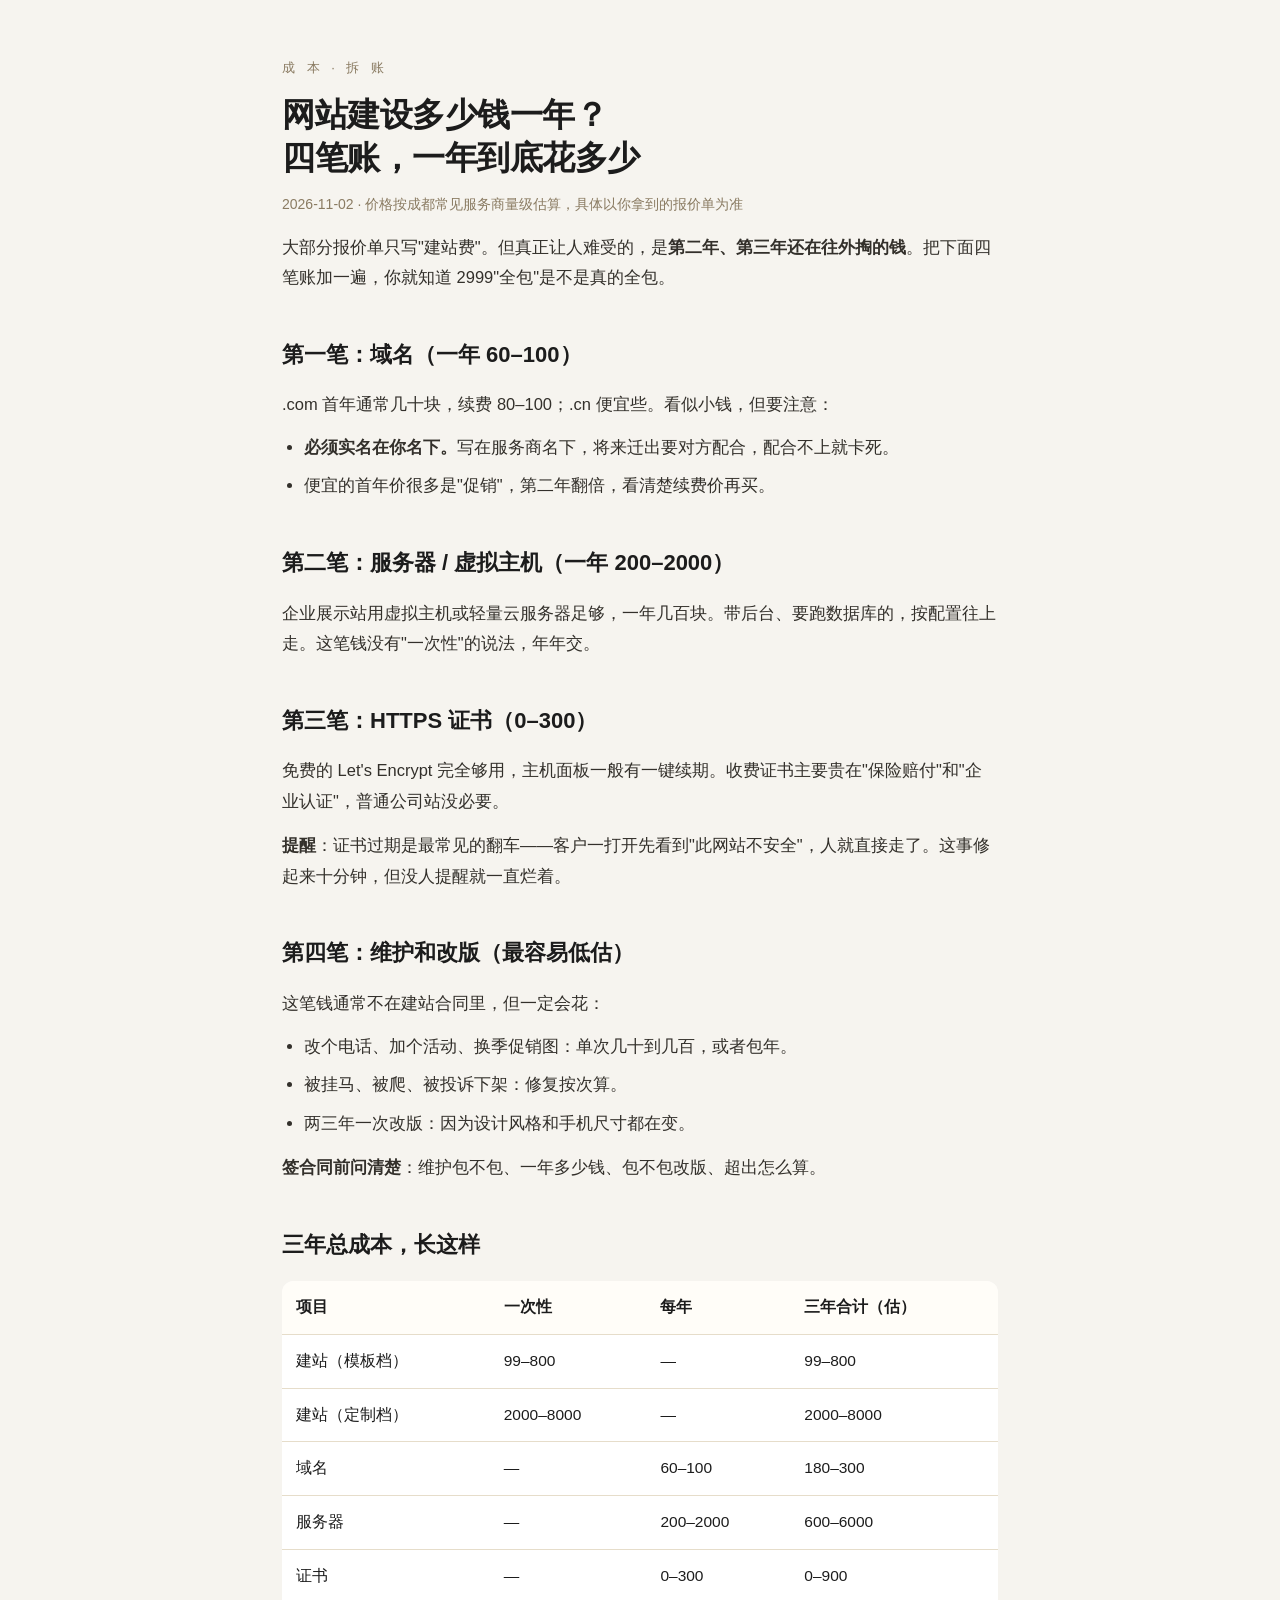
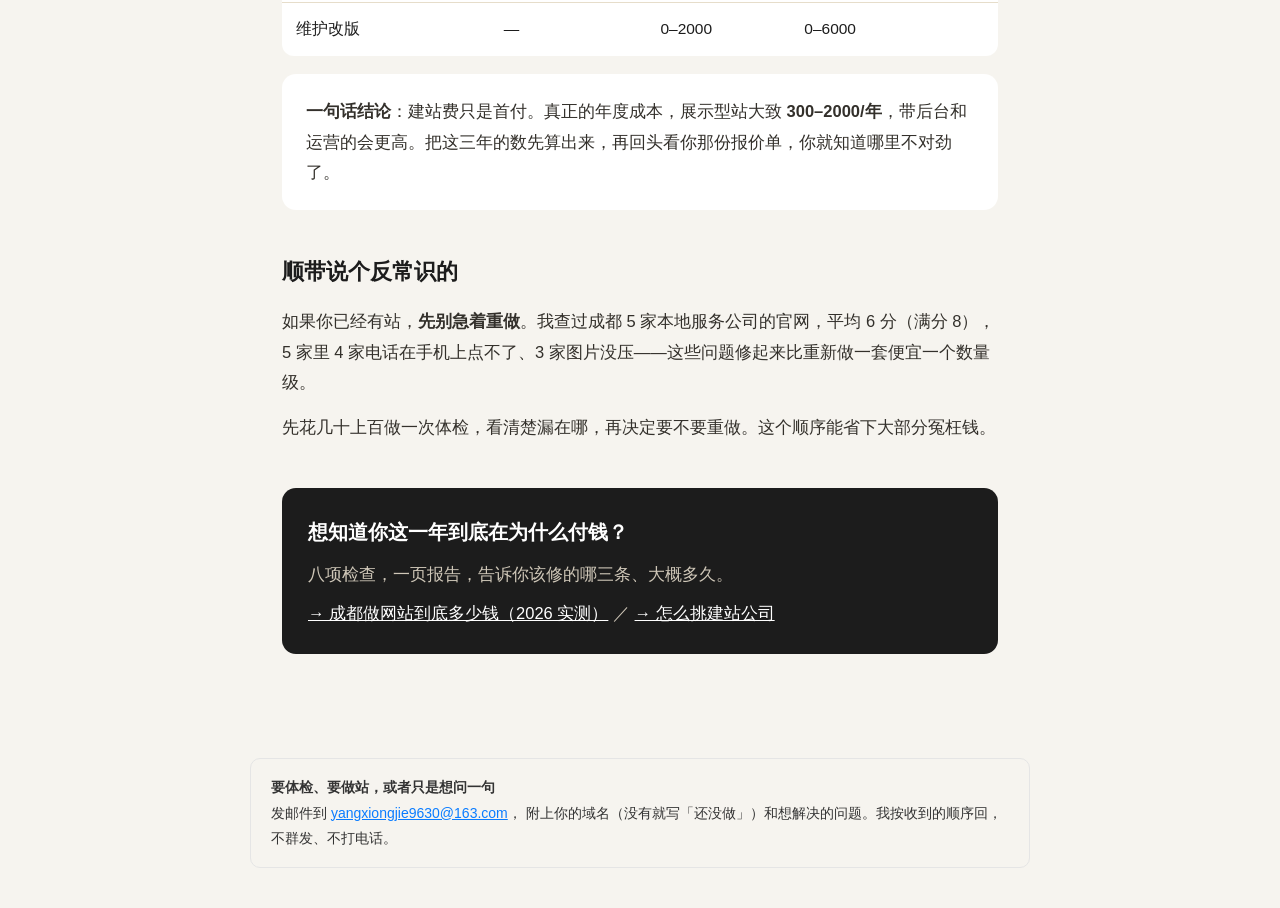
<file: guide-yearly.html>
<!doctype html>
<html lang="zh-CN">
<head>
<meta charset="utf-8">
<meta name="viewport" content="width=device-width,initial-scale=1">
<title>网站建设多少钱一年？把域名、服务器、证书、维护四笔账算清楚</title>
<meta name="description" content="做网站不是一次性的钱。域名 60–100 一年、服务器 200–2000、证书免费到几百、维护和改版另算。这篇把每年的固定成本摊开，附三年总成本算法，别再被"2999 全包"带走。">
<meta name="keywords" content="网站建设多少钱一年,网站维护费用,域名服务器一年多少钱,官网annual cost">
<style>
  *{margin:0;padding:0;box-sizing:border-box}
  :root{--ink:#1c1c1c;--paper:#f6f4ef;--dim:#8a7b62;--red:#c0392b;--line:#e6ddca}
  body{background:var(--paper);color:var(--ink);font-family:"Microsoft YaHei","PingFang SC",sans-serif;line-height:1.85}
  .wrap{max-width:760px;margin:0 auto;padding:56px 22px 80px}
  .tag{font-size:13px;letter-spacing:4px;color:var(--dim)}
  h1{margin-top:14px;font-size:33px;line-height:1.3;font-weight:800;letter-spacing:-.5px}
  .meta{margin-top:12px;font-size:14px;color:var(--dim)}
  h2{margin-top:42px;font-size:22px;font-weight:800}
  p{margin-top:14px;font-size:16.5px;color:#33302b}
  ul,ol{margin:12px 0 0 22px}
  li{margin-top:8px;font-size:16.5px;color:#33302b}
  table{width:100%;margin-top:16px;border-collapse:collapse;background:#fff;border-radius:12px;overflow:hidden;font-size:15.5px}
  th,td{padding:12px 14px;text-align:left;border-bottom:1px solid var(--line)}
  th{background:#fffdf8;font-weight:700}
  tr:last-child td{border-bottom:none}
  .card{margin-top:18px;background:#fff;border-radius:14px;padding:22px 24px}
  .cta{margin-top:46px;background:var(--ink);color:#f6f4ef;border-radius:14px;padding:26px}
  .cta h3{color:#fff;margin:0;font-size:20px}
  .cta p{color:#cfc7b8;margin-top:8px}
  .cta a{color:#fff}
  a{color:var(--red)}
  @media (max-width:560px){h1{font-size:25px}.wrap{padding:36px 18px 60px}}
</style>
</head>
<body>
<div class="wrap">
  <div class="tag">成 本 · 拆 账</div>
  <h1>网站建设多少钱一年？<br>四笔账，一年到底花多少</h1>
  <div class="meta">2026-11-02 · 价格按成都常见服务商量级估算，具体以你拿到的报价单为准</div>

  <p>大部分报价单只写"建站费"。但真正让人难受的，是<b>第二年、第三年还在往外掏的钱</b>。把下面四笔账加一遍，你就知道 2999"全包"是不是真的全包。</p>

  <h2>第一笔：域名（一年 60–100）</h2>
  <p>.com 首年通常几十块，续费 80–100；.cn 便宜些。看似小钱，但要注意：</p>
  <ul>
    <li><b>必须实名在你名下。</b>写在服务商名下，将来迁出要对方配合，配合不上就卡死。</li>
    <li>便宜的首年价很多是"促销"，第二年翻倍，看清楚续费价再买。</li>
  </ul>

  <h2>第二笔：服务器 / 虚拟主机（一年 200–2000）</h2>
  <p>企业展示站用虚拟主机或轻量云服务器足够，一年几百块。带后台、要跑数据库的，按配置往上走。这笔钱没有"一次性"的说法，年年交。</p>

  <h2>第三笔：HTTPS 证书（0–300）</h2>
  <p>免费的 Let's Encrypt 完全够用，主机面板一般有一键续期。收费证书主要贵在"保险赔付"和"企业认证"，普通公司站没必要。</p>
  <p><b>提醒</b>：证书过期是最常见的翻车——客户一打开先看到"此网站不安全"，人就直接走了。这事修起来十分钟，但没人提醒就一直烂着。</p>

  <h2>第四笔：维护和改版（最容易低估）</h2>
  <p>这笔钱通常不在建站合同里，但一定会花：</p>
  <ul>
    <li>改个电话、加个活动、换季促销图：单次几十到几百，或者包年。</li>
    <li>被挂马、被爬、被投诉下架：修复按次算。</li>
    <li>两三年一次改版：因为设计风格和手机尺寸都在变。</li>
  </ul>
  <p><b>签合同前问清楚</b>：维护包不包、一年多少钱、包不包改版、超出怎么算。</p>

  <h2>三年总成本，长这样</h2>
  <table>
    <tr><th>项目</th><th>一次性</th><th>每年</th><th>三年合计（估）</th></tr>
    <tr><td>建站（模板档）</td><td>99–800</td><td>—</td><td>99–800</td></tr>
    <tr><td>建站（定制档）</td><td>2000–8000</td><td>—</td><td>2000–8000</td></tr>
    <tr><td>域名</td><td>—</td><td>60–100</td><td>180–300</td></tr>
    <tr><td>服务器</td><td>—</td><td>200–2000</td><td>600–6000</td></tr>
    <tr><td>证书</td><td>—</td><td>0–300</td><td>0–900</td></tr>
    <tr><td>维护改版</td><td>—</td><td>0–2000</td><td>0–6000</td></tr>
  </table>

  <div class="card">
    <p style="margin:0"><b>一句话结论</b>：建站费只是首付。真正的年度成本，展示型站大致 <b>300–2000/年</b>，带后台和运营的会更高。把这三年的数先算出来，再回头看你那份报价单，你就知道哪里不对劲了。</p>
  </div>

  <h2>顺带说个反常识的</h2>
  <p>如果你已经有站，<b>先别急着重做</b>。我查过成都 5 家本地服务公司的官网，平均 6 分（满分 8），5 家里 4 家电话在手机上点不了、3 家图片没压——这些问题修起来比重新做一套便宜一个数量级。</p>
  <p>先花几十上百做一次体检，看清楚漏在哪，再决定要不要重做。这个顺序能省下大部分冤枉钱。</p>

  <div class="cta">
    <h3>想知道你这一年到底在为什么付钱？</h3>
    <p>八项检查，一页报告，告诉你该修的哪三条、大概多久。</p>
    <p><a href="guide-price.html">→ 成都做网站到底多少钱（2026 实测）</a> ／ <a href="guide-choose.html">→ 怎么挑建站公司</a></p>
  </div>
</div>

  <div id="contact-bar" style="max-width:780px;margin:24px auto 40px;padding:16px 20px;border:1px solid #e5e5e5;border-radius:10px;font-size:14px;line-height:1.8;color:#333">
    <b>要体检、要做站，或者只是想问一句</b><br>
    发邮件到 <a href="mailto:yangxiongjie9630@163.com?subject=%E7%BD%91%E7%AB%99%E4%BD%93%E6%A3%80" style="color:#0a7cff">yangxiongjie9630@163.com</a>，
    附上你的域名（没有就写「还没做」）和想解决的问题。我按收到的顺序回，不群发、不打电话。
  </div>
</body>
</html>
</file>
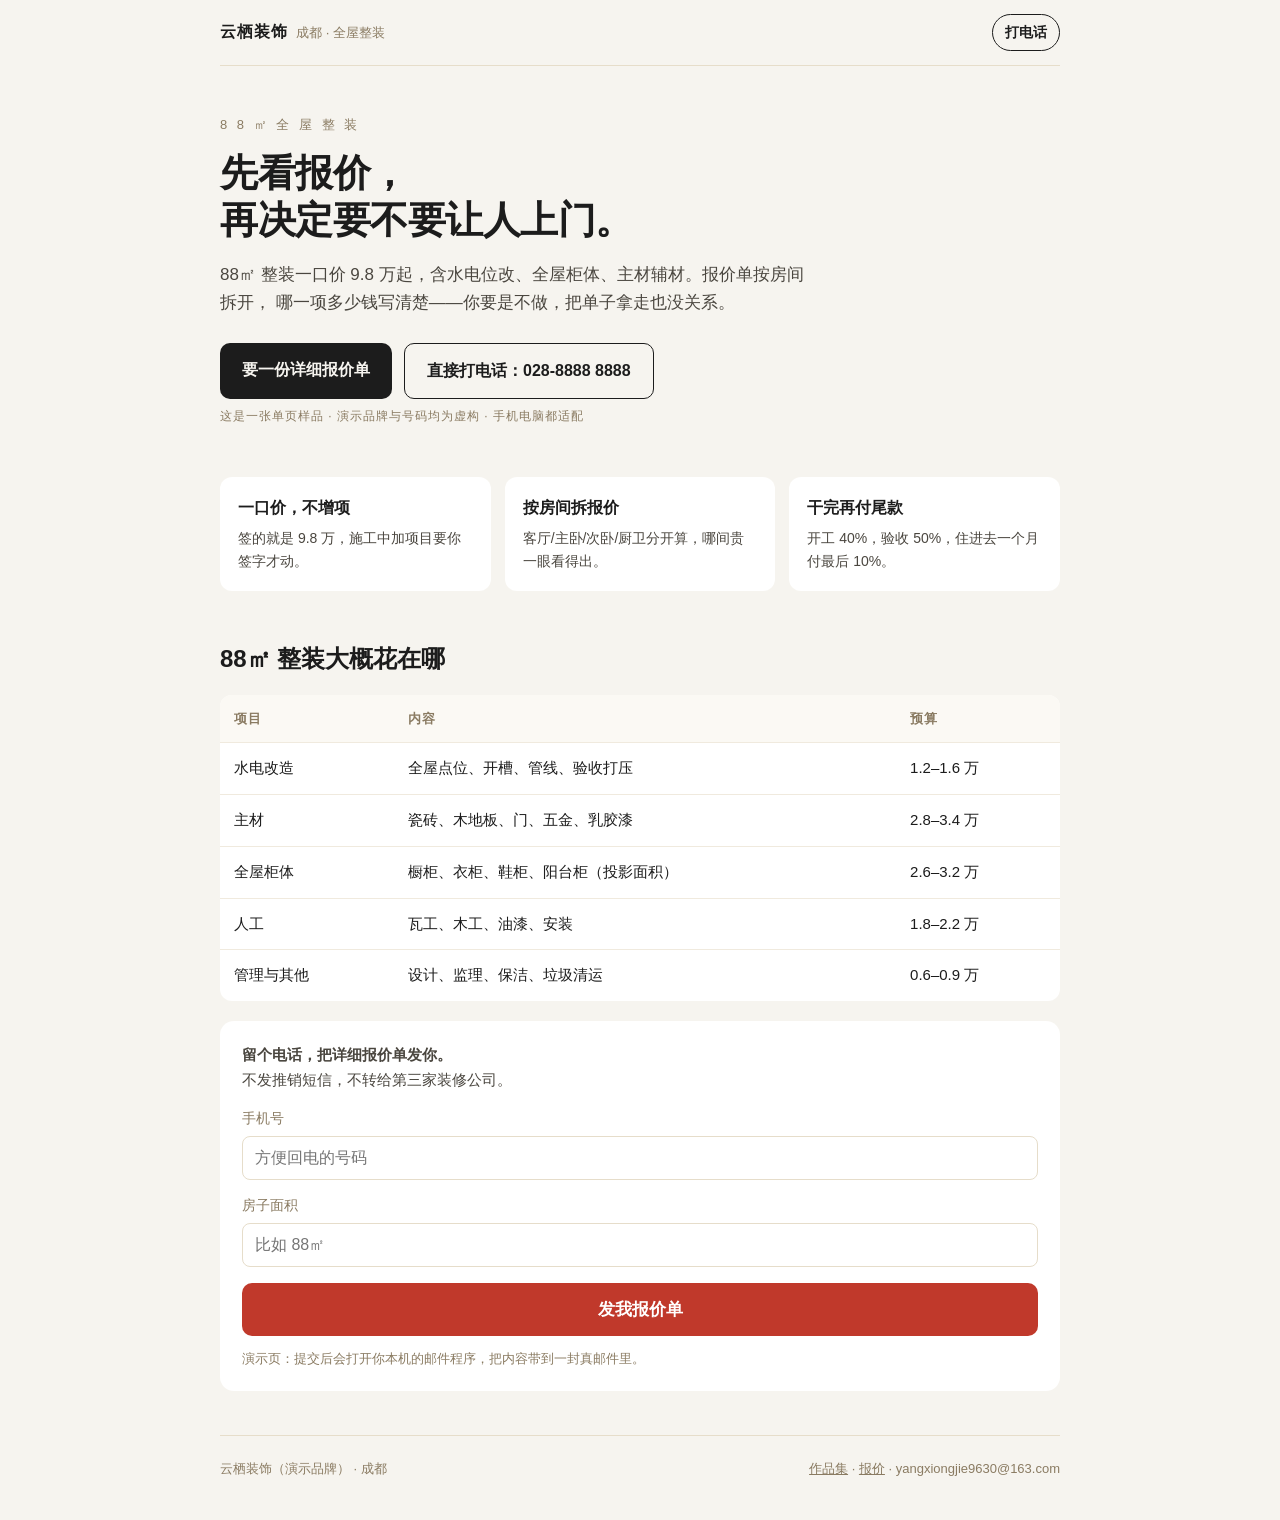
<file: page.html>
<!doctype html>
<html lang="zh-CN">
<head>
<meta charset="utf-8">
<meta name="viewport" content="width=device-width,initial-scale=1">
<title>云栖装饰 · 88㎡ 全屋整装一页报价（单页样品）</title>
<meta name="description" content="单页落地页样品：一屏说清一个活动，含报价表、表单、可点电话。手机电脑都适配，源码可交付。">
<meta property="og:title" content="云栖装饰 · 88㎡ 全屋整装一页报价">
<meta property="og:description" content="单页落地页样品 · 手机电脑都适配 · 表单能收 · 源码交付">
<style>
  *{margin:0;padding:0;box-sizing:border-box}
  :root{--ink:#1c1c1c;--paper:#f6f4ef;--red:#c0392b;--dim:#8a7b62;--line:#e6ddca}
  body{background:var(--paper);color:var(--ink);font-family:"Microsoft YaHei","PingFang SC",sans-serif;line-height:1.65}
  .wrap{max-width:880px;margin:0 auto;padding:0 20px}
  .top{padding:14px 0;border-bottom:1px solid var(--line);display:flex;justify-content:space-between;align-items:center}
  .brand{font-weight:800;letter-spacing:1px}
  .brand small{font-weight:400;color:var(--dim);margin-left:8px;letter-spacing:0}
  .top a{color:var(--ink);text-decoration:none;font-weight:700;border:1px solid var(--ink);padding:6px 12px;border-radius:999px;font-size:14px}
  header{padding:48px 0 40px}
  .kicker{font-size:13px;letter-spacing:3px;color:var(--dim)}
  h1{margin-top:14px;font-size:38px;line-height:1.25;font-weight:800;letter-spacing:-0.5px}
  h1 em{font-style:normal;color:var(--red)}
  .sub{margin-top:16px;font-size:17px;color:#4a463f;max-width:600px}
  .cta-row{margin-top:26px;display:flex;gap:12px;flex-wrap:wrap}
  .btn{display:inline-block;background:var(--ink);color:#f6f4ef;text-decoration:none;padding:14px 22px;border-radius:10px;font-weight:700}
  .btn.ghost{background:transparent;color:var(--ink);border:1px solid var(--ink)}
  .points{margin-top:10px;display:grid;grid-template-columns:repeat(3,1fr);gap:14px}
  .point{background:#fff;border-radius:12px;padding:18px}
  .point b{display:block;font-size:16px}
  .point span{display:block;margin-top:6px;font-size:14px;color:#4a463f}
  h2{margin-top:48px;font-size:24px;font-weight:800}
  table{width:100%;margin-top:16px;border-collapse:collapse;background:#fff;border-radius:12px;overflow:hidden}
  th,td{padding:13px 14px;text-align:left;font-size:15px;border-bottom:1px solid #f0eade}
  th{background:#fbf9f4;font-size:13px;letter-spacing:1px;color:var(--dim)}
  tr:last-child td{border-bottom:none}
  .frm{margin-top:20px;background:#fff;border-radius:14px;padding:22px}
  .frm p{font-size:15px;color:#4a463f}
  .frm label{display:block;margin-top:14px;font-size:14px;color:var(--dim)}
  .frm input{width:100%;margin-top:6px;padding:12px;border:1px solid var(--line);border-radius:8px;font-size:16px}
  .frm button{margin-top:16px;width:100%;background:var(--red);color:#fff;border:0;border-radius:10px;padding:15px;font-size:17px;font-weight:800;cursor:pointer}
  .note{margin-top:12px;font-size:13px;color:var(--dim)}
  .foot{margin-top:44px;padding:22px 0 40px;border-top:1px solid var(--line);font-size:13px;color:var(--dim);display:flex;justify-content:space-between;gap:12px;flex-wrap:wrap}
  .foot a{color:var(--dim)}
  .tag{margin-top:8px;font-size:12px;color:var(--dim);letter-spacing:1px}
  @media (max-width:760px){
    h1{font-size:29px}
    .points{grid-template-columns:1fr}
    header{padding:32px 0 28px}
    .frm{padding:18px}
  }
</style>
</head>
<body>
<div class="wrap">
  <div class="top">
    <div class="brand">云栖装饰<small>成都 · 全屋整装</small></div>
    <a href="tel:02888888888">打电话</a>
  </div>

  <header>
    <div class="kicker">8 8 ㎡ 全 屋 整 装</div>
    <h1>先看报价，<br>再决定要不要让人上门。</h1>
    <p class="sub">88㎡ 整装一口价 9.8 万起，含水电位改、全屋柜体、主材辅材。报价单按房间拆开，
      哪一项多少钱写清楚——你要是不做，把单子拿走也没关系。</p>
    <div class="cta-row">
      <a class="btn" href="#form">要一份详细报价单</a>
      <a class="btn ghost" href="tel:02888888888">直接打电话：028-8888 8888</a>
    </div>
    <div class="tag">这是一张单页样品 · 演示品牌与号码均为虚构 · 手机电脑都适配</div>
  </header>

  <div class="points">
    <div class="point"><b>一口价，不增项</b><span>签的就是 9.8 万，施工中加项目要你签字才动。</span></div>
    <div class="point"><b>按房间拆报价</b><span>客厅/主卧/次卧/厨卫分开算，哪间贵一眼看得出。</span></div>
    <div class="point"><b>干完再付尾款</b><span>开工 40%，验收 50%，住进去一个月付最后 10%。</span></div>
  </div>

  <h2>88㎡ 整装大概花在哪</h2>
  <table>
    <tr><th>项目</th><th>内容</th><th>预算</th></tr>
    <tr><td>水电改造</td><td>全屋点位、开槽、管线、验收打压</td><td>1.2–1.6 万</td></tr>
    <tr><td>主材</td><td>瓷砖、木地板、门、五金、乳胶漆</td><td>2.8–3.4 万</td></tr>
    <tr><td>全屋柜体</td><td>橱柜、衣柜、鞋柜、阳台柜（投影面积）</td><td>2.6–3.2 万</td></tr>
    <tr><td>人工</td><td>瓦工、木工、油漆、安装</td><td>1.8–2.2 万</td></tr>
    <tr><td>管理与其他</td><td>设计、监理、保洁、垃圾清运</td><td>0.6–0.9 万</td></tr>
  </table>

  <div class="frm" id="form">
    <p><b>留个电话，把详细报价单发你。</b><br>不发推销短信，不转给第三家装修公司。</p>
    <form id="lead">
      <label for="tel">手机号</label>
      <input id="tel" name="tel" type="tel" inputmode="numeric" placeholder="方便回电的号码" required>
      <label for="area">房子面积</label>
      <input id="area" name="area" type="text" placeholder="比如 88㎡">
      <button type="submit">发我报价单</button>
    </form>
    <div class="note" id="hint">演示页：提交后会打开你本机的邮件程序，把内容带到一封真邮件里。</div>
  </div>

  <div class="foot">
    <span>云栖装饰（演示品牌） · 成都</span>
    <span><a href="./index.html">作品集</a> · <a href="./price.html">报价</a> · yangxiongjie9630@163.com</span>
  </div>
</div>

<script>
  // 演示用：不落库，直接生成一封真邮件，避免"假装收到了"
  document.getElementById('lead').addEventListener('submit', function (e) {
    e.preventDefault();
    var tel = document.getElementById('tel').value.trim();
    var area = document.getElementById('area').value.trim();
    var body = '手机号：' + tel + '\n面积：' + (area || '未填') + '\n来源：单页样品 page.html\n时间：' + new Date().toLocaleString('zh-CN');
    location.href = 'mailto:yangxiongjie9630@163.com?subject=' + encodeURIComponent('单页样品留资') + '&body=' + encodeURIComponent(body);
    document.getElementById('hint').textContent = '已打开邮件程序；没反应就复制这句发给对方。';
  });
</script>
</body>
</html>
</file>
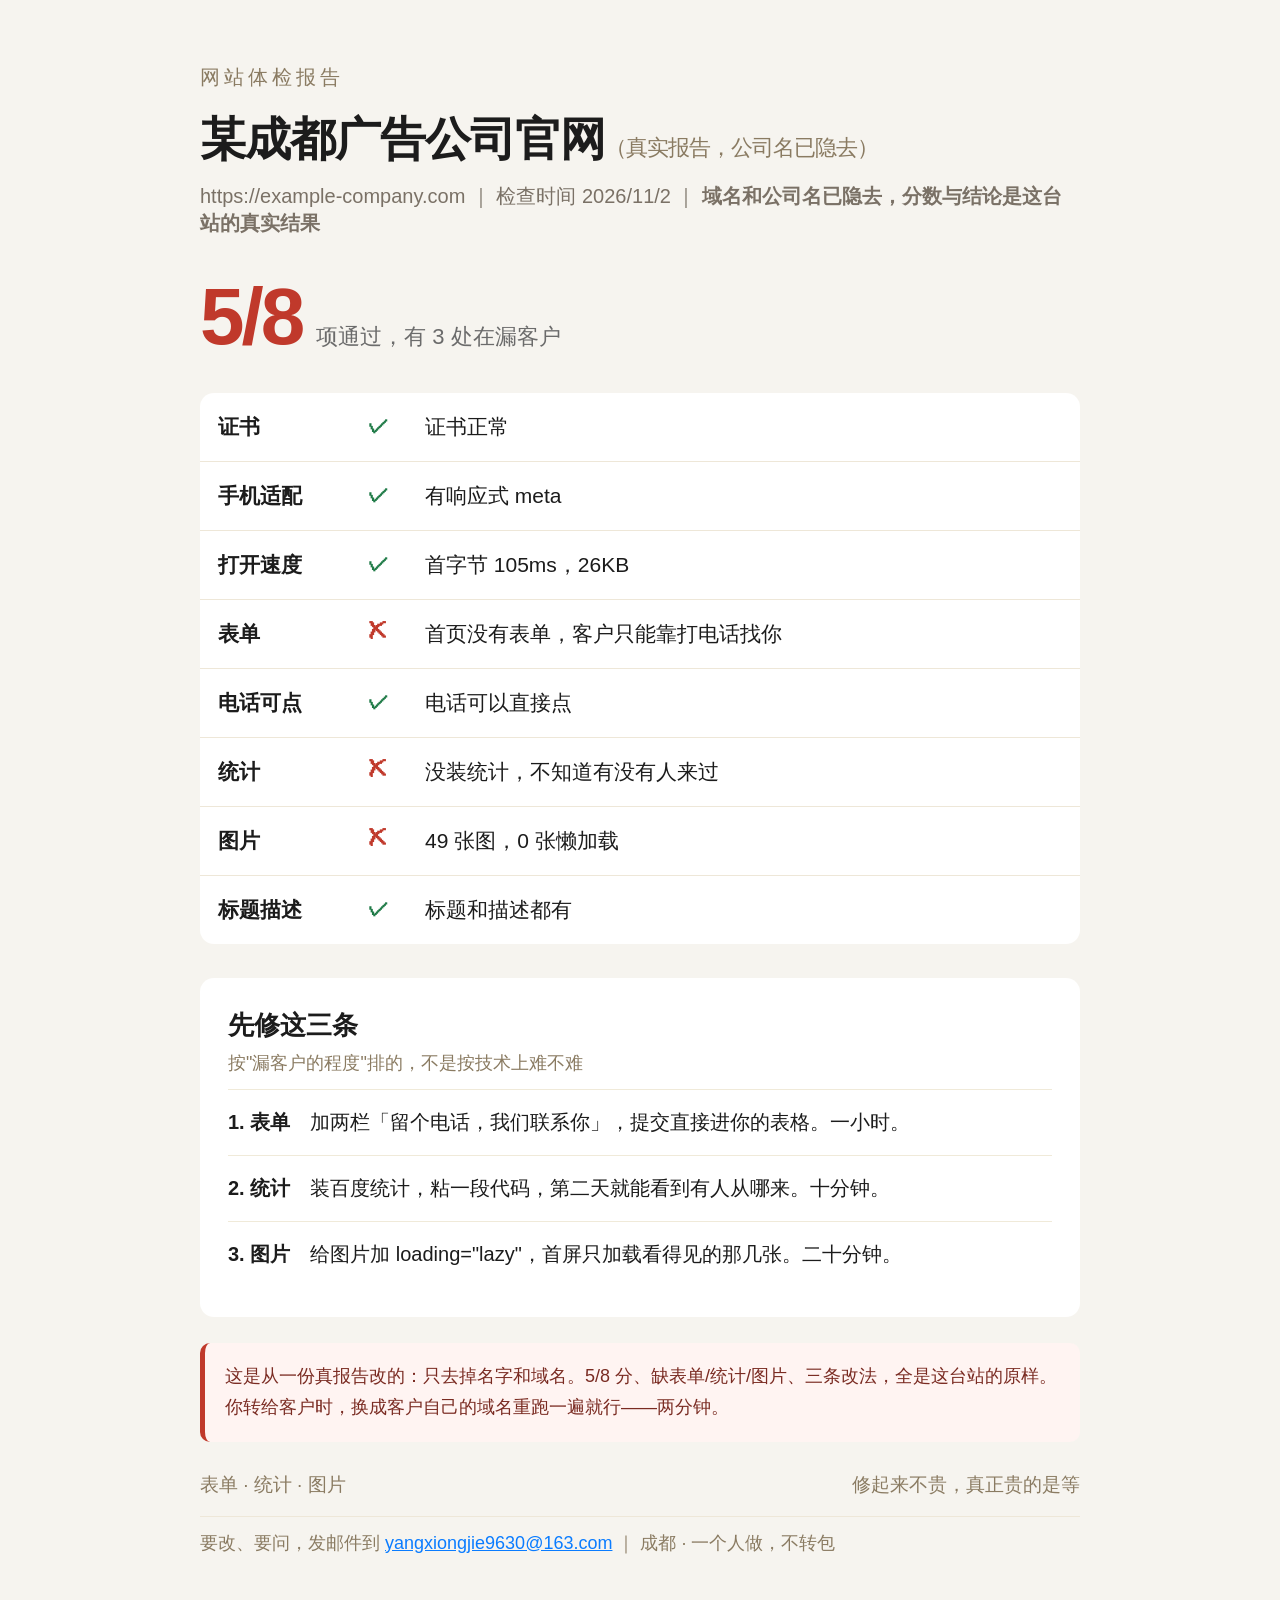
<file: partner-sample.html>
<!doctype html><html lang="zh-CN"><head><meta charset="utf-8"><meta name="viewport" content="width=device-width,initial-scale=1"><title>网站体检样本（域名已隐去）· 报告长这样</title><style>
  *{margin:0;padding:0;box-sizing:border-box}
  body{max-width:1000px;margin:0 auto;background:#f6f4ef;font-family:"Microsoft YaHei","PingFang SC",sans-serif;color:#1c1c1c;padding:64px 60px}
  .tag{font-size:20px;letter-spacing:4px;color:#8a7b62}
  h1{margin-top:20px;font-size:46px;line-height:1.25;font-weight:800;letter-spacing:-1px}
  .url{margin-top:14px;font-size:20px;color:#7a7166;word-break:break-all}
  .score{margin-top:34px;display:flex;align-items:baseline;gap:14px}
  .score b{font-size:80px;font-weight:800;letter-spacing:-3px;color:#c0392b}
  .score span{font-size:22px;color:#6b6b6b}
  table{width:100%;margin-top:30px;border-collapse:collapse;background:#fff;border-radius:14px;overflow:hidden}
  td{padding:20px 18px;border-bottom:1px solid #eee7d8;font-size:21px;vertical-align:top}
  tr:last-child td{border-bottom:none}
  .k{width:150px;font-weight:700}
  .ok{width:52px;color:#1e7a46;font-weight:800;text-align:center}
  .no{width:52px;color:#c0392b;font-weight:800;text-align:center}
  .fix{margin-top:34px;background:#fff;border-radius:14px;padding:30px 28px}
  .fix h2{font-size:26px;font-weight:800}
  .fix .sub{font-size:18px;color:#8a7b62;margin:8px 0 14px}
  .fix ol{list-style:none}
  .fix li{padding:16px 0;border-top:1px solid #f0ead9;font-size:20px;line-height:1.65}
  .fix li b{color:#1c1c1c}
  .warn{margin-top:26px;background:#fff4f2;border-left:5px solid #c0392b;border-radius:10px;padding:18px 20px;font-size:18px;color:#7a2b22;line-height:1.75}
  .foot{margin-top:30px;display:flex;justify-content:space-between;font-size:19px;color:#8a7b62}
  @media (max-width:640px){
    body{padding:32px 20px}
    h1{font-size:32px}
    .score b{font-size:56px}
    td{font-size:17px;padding:14px 12px}
    .k{width:88px}
    .fix{padding:20px 16px}
    .fix li{font-size:17px}
  }
  .anon{font-size:22px;color:#8a7b62;font-weight:400}
  </style></head><body>
  <div class="tag">网站体检报告</div>
  <h1>某成都广告公司官网<span class="anon">（真实报告，公司名已隐去）</span></h1>
  <div class="url">https://example-company.com ｜ 检查时间 2026/11/2 ｜ <b>域名和公司名已隐去，分数与结论是这台站的真实结果</b></div>
  <div class="score"><b>5/8</b><span>项通过，有 3 处在漏客户</span></div>
  <table><tr><td class="k">证书</td><td class="ok">✓</td><td>证书正常</td></tr><tr><td class="k">手机适配</td><td class="ok">✓</td><td>有响应式 meta</td></tr><tr><td class="k">打开速度</td><td class="ok">✓</td><td>首字节 105ms，26KB</td></tr><tr><td class="k">表单</td><td class="no">✗</td><td>首页没有表单，客户只能靠打电话找你</td></tr><tr><td class="k">电话可点</td><td class="ok">✓</td><td>电话可以直接点</td></tr><tr><td class="k">统计</td><td class="no">✗</td><td>没装统计，不知道有没有人来过</td></tr><tr><td class="k">图片</td><td class="no">✗</td><td>49 张图，0 张懒加载</td></tr><tr><td class="k">标题描述</td><td class="ok">✓</td><td>标题和描述都有</td></tr></table>
  <div class="fix"><h2>先修这三条</h2><div class="sub">按"漏客户的程度"排的，不是按技术上难不难</div><ol><li><b>1. 表单</b>　加两栏「留个电话，我们联系你」，提交直接进你的表格。一小时。</li><li><b>2. 统计</b>　装百度统计，粘一段代码，第二天就能看到有人从哪来。十分钟。</li><li><b>3. 图片</b>　给图片加 loading="lazy"，首屏只加载看得见的那几张。二十分钟。</li></ol></div>
  <div class="warn">这是从一份真报告改的：只去掉名字和域名。5/8 分、缺表单/统计/图片、三条改法，全是这台站的原样。你转给客户时，换成客户自己的域名重跑一遍就行——两分钟。</div><div class="foot"><span>表单 · 统计 · 图片</span><span>修起来不贵，真正贵的是等</span></div>
  <div style="margin-top:18px;padding-top:14px;border-top:1px solid #eee7d8;font-size:18px;color:#8a7b62">
    要改、要问，发邮件到 <a href="mailto:yangxiongjie9630@163.com?subject=%E7%BD%91%E7%AB%99%E4%BD%93%E6%A3%80" style="color:#0a7cff">yangxiongjie9630@163.com</a>
    ｜ 成都 · 一个人做，不转包
  </div>
  </body></html>
</file>
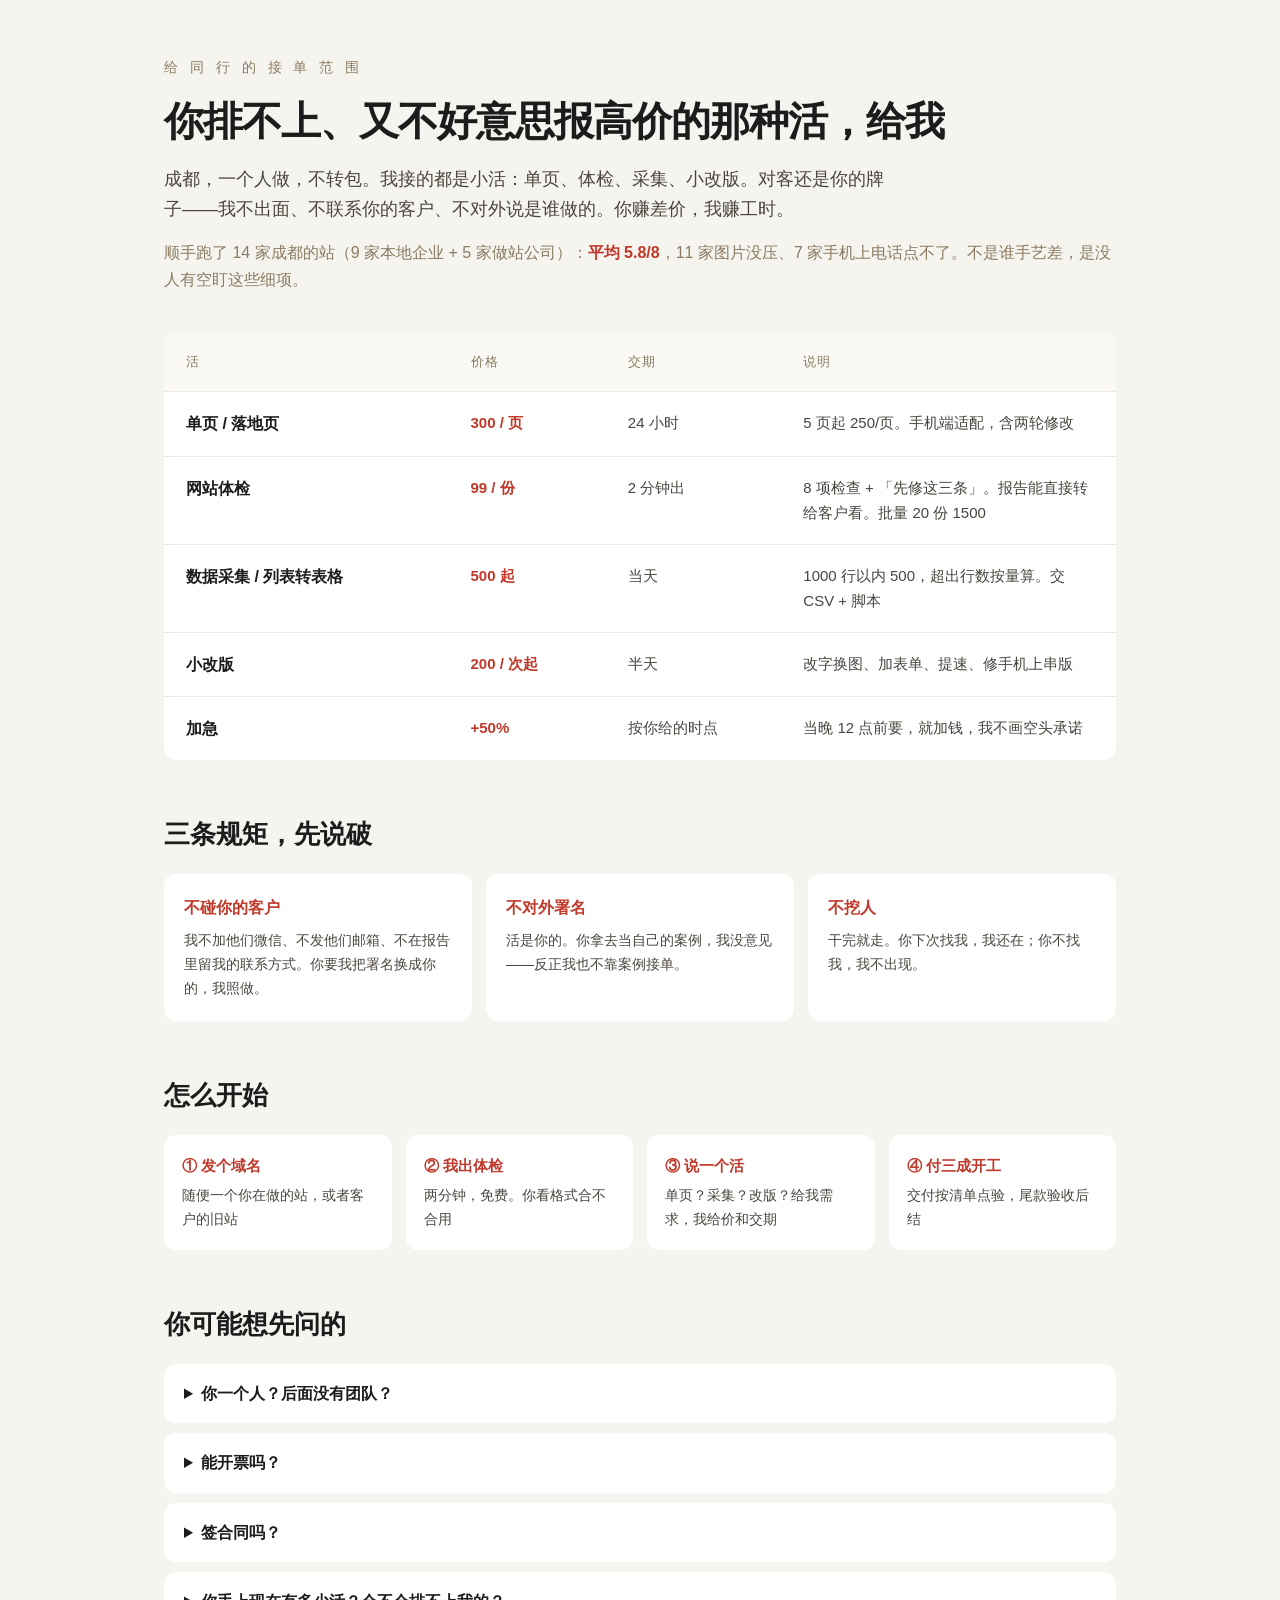
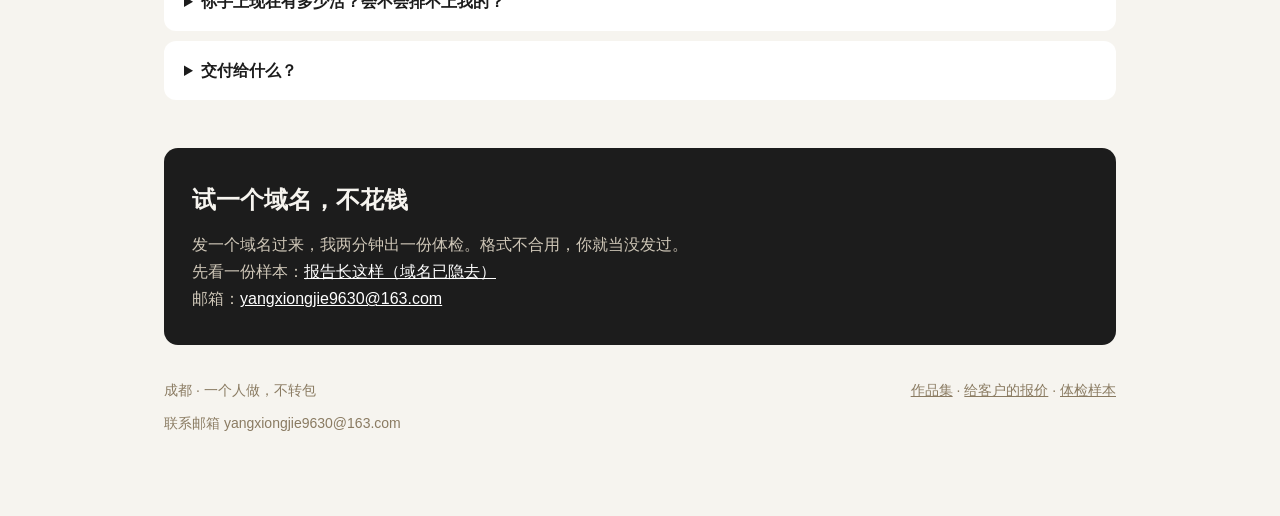
<file: partner.html>
<!doctype html>
<html lang="zh-CN">
<head>
<meta charset="utf-8">
<meta name="viewport" content="width=device-width,initial-scale=1">
<title>接单范围 · 给做站同行的分包价 | 成都</title>
<meta name="description" content="成都，一个人做。给建站公司/工作室/自由接单人的分包报价：单页 300、体检 99、采集 500 起、小改版 200 起。不碰你的客户，不对客署名。">
<style>
  *{margin:0;padding:0;box-sizing:border-box}
  :root{--ink:#1c1c1c;--paper:#f6f4ef;--line:#e6ddca;--red:#c0392b;--dim:#8a7b62}
  body{background:var(--paper);color:var(--ink);font-family:"Microsoft YaHei","PingFang SC",sans-serif;line-height:1.7}
  .wrap{max-width:1000px;margin:0 auto;padding:56px 24px 80px}
  .tag{font-size:14px;letter-spacing:4px;color:var(--dim)}
  h1{margin-top:16px;font-size:40px;line-height:1.25;font-weight:800;letter-spacing:-1px}
  .lead{margin-top:18px;font-size:18px;color:#4a463f;max-width:730px}
  .rows{margin-top:40px;background:#fff;border-radius:14px;overflow:hidden}
  .row{display:grid;grid-template-columns:1.5fr .8fr .9fr 1.6fr;gap:12px;padding:18px 22px;border-top:1px solid #f0eade;align-items:start;font-size:15px}
  .row:first-child{border-top:none;background:#fbf9f4;font-size:13px;letter-spacing:1px;color:var(--dim)}
  .row b{font-size:16px}
  .row .pr{font-weight:800;color:var(--red);white-space:nowrap}
  .row .t{color:#4a463f}
  h2{margin-top:52px;font-size:26px;font-weight:800}
  .rules{margin-top:18px;display:grid;grid-template-columns:repeat(3,1fr);gap:14px}
  .rule{background:#fff;border-radius:12px;padding:20px}
  .rule b{display:block;font-size:16px;color:var(--red)}
  .rule span{display:block;margin-top:8px;font-size:14px;color:#4a463f}
  .flow{margin-top:18px;display:grid;grid-template-columns:repeat(4,1fr);gap:14px}
  .step{background:#fff;border-radius:12px;padding:18px}
  .step b{display:block;font-size:15px;color:var(--red)}
  .step span{display:block;margin-top:6px;font-size:14px;color:#4a463f}
  .faq{margin-top:18px}
  .faq details{background:#fff;border-radius:12px;padding:16px 20px;margin-bottom:10px}
  .faq summary{font-size:16px;font-weight:700;cursor:pointer}
  .faq p{margin-top:10px;font-size:15px;color:#4a463f}
  .cta{margin-top:48px;background:var(--ink);color:#f6f4ef;border-radius:14px;padding:32px 28px}
  .cta h3{font-size:24px;font-weight:800}
  .cta p{margin-top:10px;font-size:16px;color:#cfc7b8}
  .cta a{color:#fff}
  .foot{margin-top:34px;font-size:14px;color:var(--dim);display:flex;justify-content:space-between;gap:16px;flex-wrap:wrap}
  .foot a{color:var(--dim)}
  @media (max-width:820px){
    .rows .row{grid-template-columns:1fr 1fr;font-size:14px}
    .rows .row span:last-child{grid-column:1/-1}
    .rules,.flow{grid-template-columns:1fr 1fr}
    h1{font-size:30px}
    .wrap{padding:36px 18px 60px}
  }
  @media (max-width:520px){
    .rules,.flow{grid-template-columns:1fr}
    .rows .row{grid-template-columns:1fr}
    .rows .row span:last-child{grid-column:auto}
  }
</style>
</head>
<body>
<div class="wrap">
  <div class="tag">给 同 行 的 接 单 范 围</div>
  <h1>你排不上、又不好意思报高价的那种活，给我</h1>
  <p class="lead">成都，一个人做，不转包。我接的都是小活：单页、体检、采集、小改版。对客还是你的牌子——我不出面、不联系你的客户、不对外说是谁做的。你赚差价，我赚工时。</p>
  <p style="margin-top:14px;font-size:16px;color:#8a7b62">顺手跑了 14 家成都的站（9 家本地企业 + 5 家做站公司）：<b style="color:#c0392b">平均 5.8/8</b>，11 家图片没压、7 家手机上电话点不了。不是谁手艺差，是没人有空盯这些细项。</p>

  <div class="rows">
    <div class="row"><span>活</span><span>价格</span><span>交期</span><span>说明</span></div>
    <div class="row"><span><b>单页 / 落地页</b></span><span class="pr">300 / 页</span><span class="t">24 小时</span><span class="t">5 页起 250/页。手机端适配，含两轮修改</span></div>
    <div class="row"><span><b>网站体检</b></span><span class="pr">99 / 份</span><span class="t">2 分钟出</span><span class="t">8 项检查 + 「先修这三条」。报告能直接转给客户看。批量 20 份 1500</span></div>
    <div class="row"><span><b>数据采集 / 列表转表格</b></span><span class="pr">500 起</span><span class="t">当天</span><span class="t">1000 行以内 500，超出行数按量算。交 CSV + 脚本</span></div>
    <div class="row"><span><b>小改版</b></span><span class="pr">200 / 次起</span><span class="t">半天</span><span class="t">改字换图、加表单、提速、修手机上串版</span></div>
    <div class="row"><span><b>加急</b></span><span class="pr">+50%</span><span class="t">按你给的时点</span><span class="t">当晚 12 点前要，就加钱，我不画空头承诺</span></div>
  </div>

  <h2>三条规矩，先说破</h2>
  <div class="rules">
    <div class="rule"><b>不碰你的客户</b><span>我不加他们微信、不发他们邮箱、不在报告里留我的联系方式。你要我把署名换成你的，我照做。</span></div>
    <div class="rule"><b>不对外署名</b><span>活是你的。你拿去当自己的案例，我没意见——反正我也不靠案例接单。</span></div>
    <div class="rule"><b>不挖人</b><span>干完就走。你下次找我，我还在；你不找我，我不出现。</span></div>
  </div>

  <h2>怎么开始</h2>
  <div class="flow">
    <div class="step"><b>① 发个域名</b><span>随便一个你在做的站，或者客户的旧站</span></div>
    <div class="step"><b>② 我出体检</b><span>两分钟，免费。你看格式合不合用</span></div>
    <div class="step"><b>③ 说一个活</b><span>单页？采集？改版？给我需求，我给价和交期</span></div>
    <div class="step"><b>④ 付三成开工</b><span>交付按清单点验，尾款验收后结</span></div>
  </div>

  <h2>你可能想先问的</h2>
  <div class="faq">
    <details><summary>你一个人？后面没有团队？</summary><p>一个人。没有团队、没有外包、没有客服。这也是为什么我只接小活——大活我一个人交不了，我不会为了接单先答应下来。</p></details>
    <details><summary>能开票吗？</summary><p>个人，开票要去税局代开，能开但要提前说，会多一到两天。你要是必须当月票，先跟我讲。</p></details>
    <details><summary>签合同吗？</summary><p>签。一页纸：范围、价格、交期、改几轮、验收标准、违约怎么算。我不拿模板合同糊你，你也不用拿大合同压我。</p></details>
    <details><summary>你手上现在有多少活？会不会排不上我的？</summary><p>说实话：现在没活。所以你说什么时候要，我就什么时候给你。等我有活了，我会提前告诉你排期，不会接了再拖。</p></details>
    <details><summary>交付给什么？</summary><p>源码全给（尾款后），不锁后台、不加密、不留后门。你要拿去改，我不拦。</p></details>
  </div>

  <div class="cta">
    <h3>试一个域名，不花钱</h3>
    <p>发一个域名过来，我两分钟出一份体检。格式不合用，你就当没发过。<br>
    先看一份样本：<a href="./partner-sample.html">报告长这样（域名已隐去）</a><br>
    邮箱：<a href="mailto:yangxiongjie9630@163.com">yangxiongjie9630@163.com</a></p>
  </div>

  <div class="foot">
    <span>成都 · 一个人做，不转包</span>
    <span><a href="./index.html">作品集</a> · <a href="./price.html">给客户的报价</a> · <a href="./sample-audit.html">体检样本</a></span>
  </div>
  <div class="foot" style="margin-top:10px"><span>联系邮箱 yangxiongjie9630@163.com</span></div>
</div>
</body>
</html>
</file>
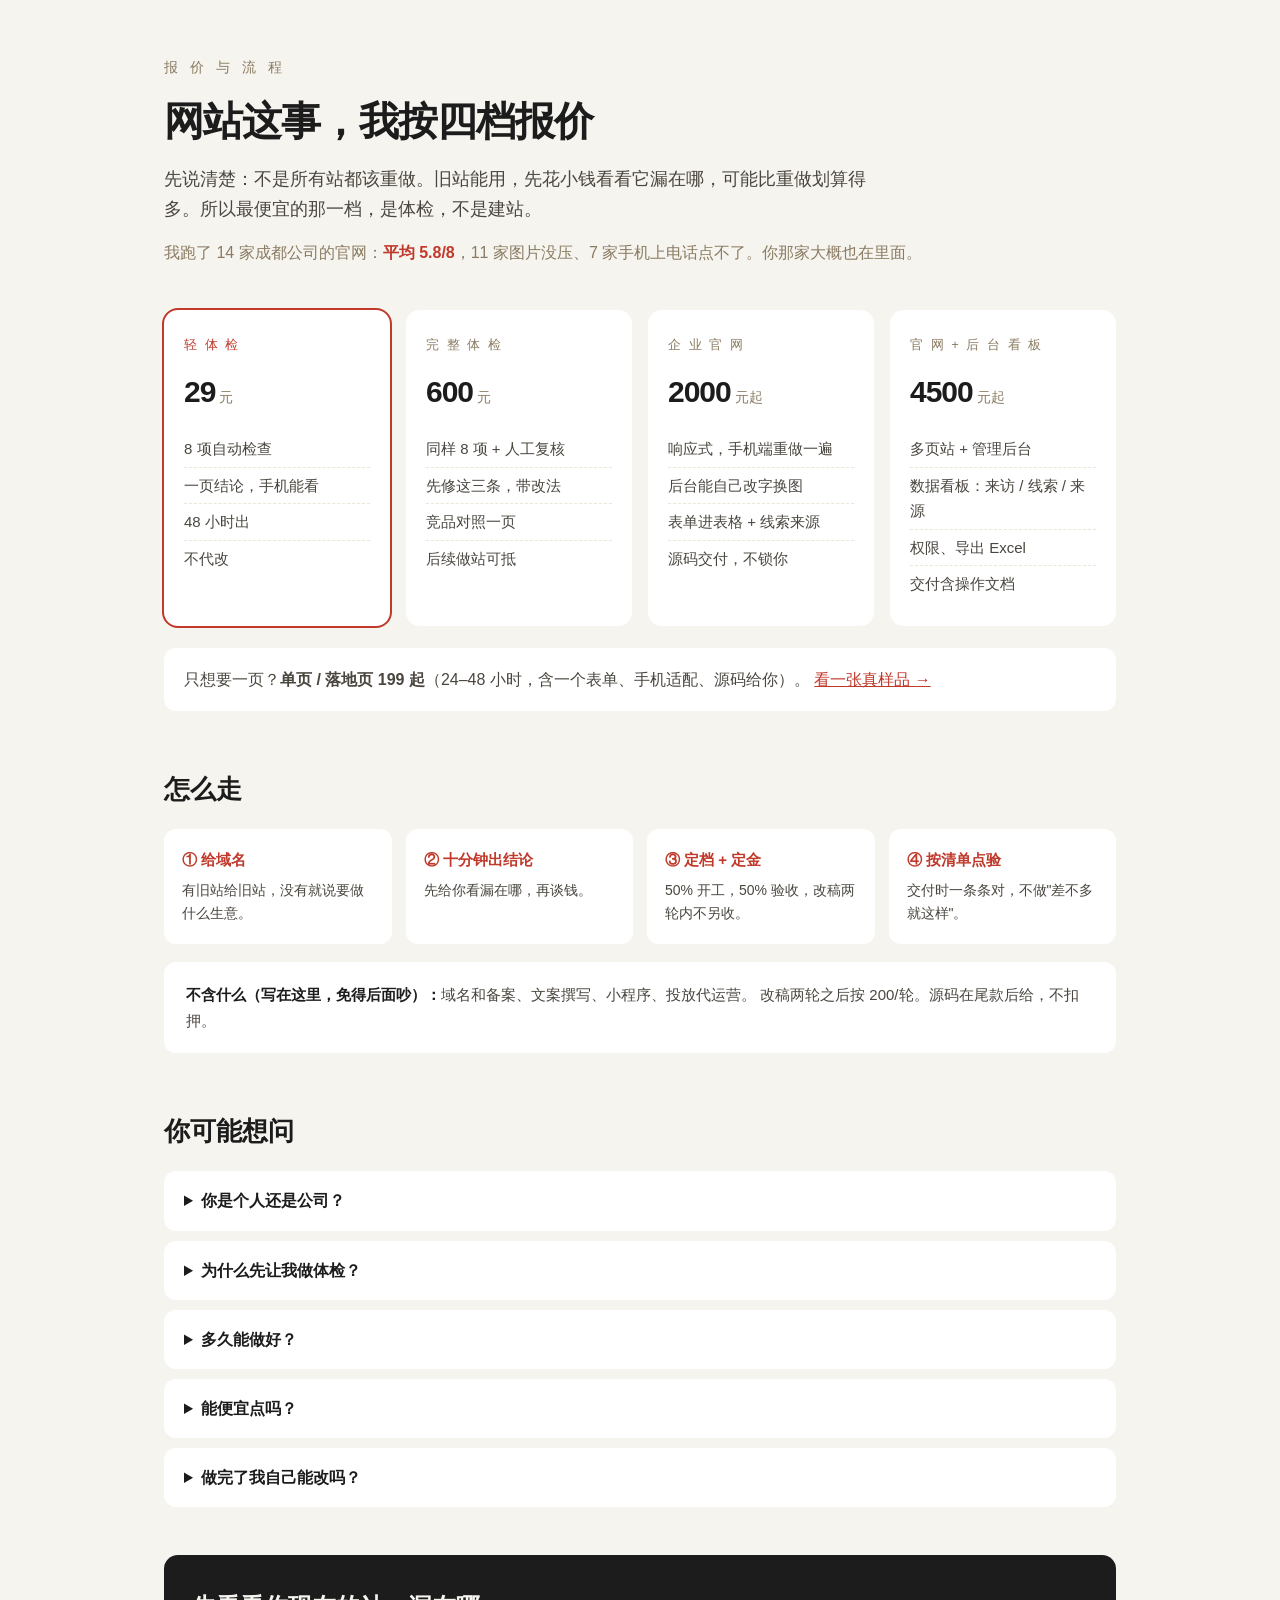
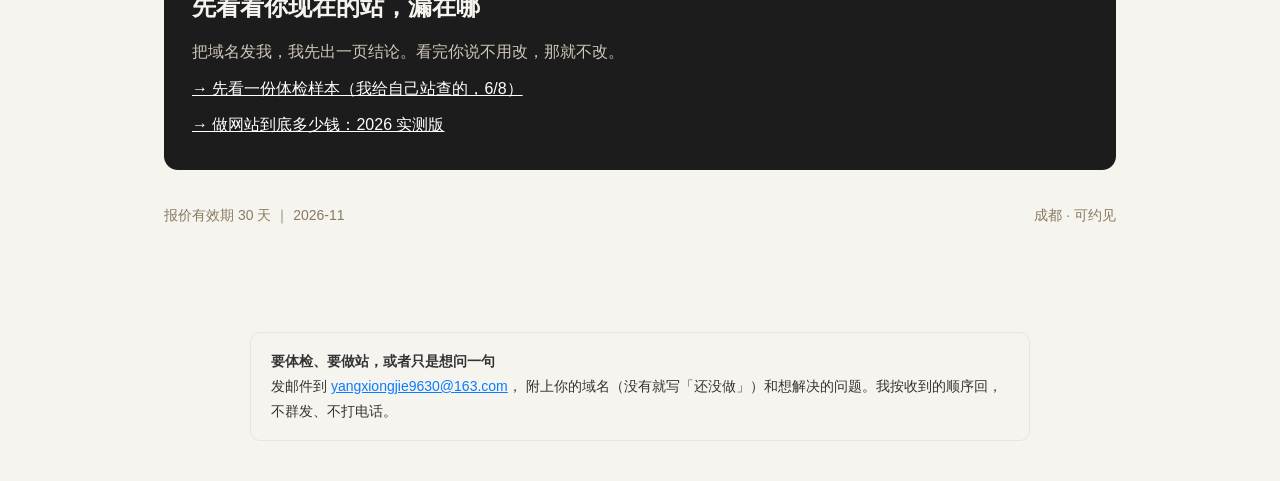
<file: price.html>
<!doctype html>
<html lang="zh-CN">
<head>
<meta charset="utf-8">
<meta name="viewport" content="width=device-width,initial-scale=1">
<title>报价与流程 · 成都网站制作 / 体检 / 后台</title>
<meta name="description" content="成都网站制作报价：体检 29 元起，整站 2000 / 4500，含后台、数据看板、源码交付。先查后做，不劝你重做。">
<style>
  *{margin:0;padding:0;box-sizing:border-box}
  :root{--ink:#1c1c1c;--paper:#f6f4ef;--line:#e6ddca;--red:#c0392b;--dim:#8a7b62}
  body{background:var(--paper);color:var(--ink);font-family:"Microsoft YaHei","PingFang SC",sans-serif;line-height:1.7}
  .wrap{max-width:1000px;margin:0 auto;padding:56px 24px 80px}
  .tag{font-size:14px;letter-spacing:4px;color:var(--dim)}
  h1{margin-top:16px;font-size:40px;line-height:1.25;font-weight:800;letter-spacing:-1px}
  .lead{margin-top:18px;font-size:18px;color:#4a463f;max-width:720px}
  .tiers{margin-top:44px;display:grid;grid-template-columns:repeat(4,1fr);gap:16px}
  .tier{background:#fff;border-radius:14px;padding:24px 20px;display:flex;flex-direction:column}
  .tier .n{font-size:13px;letter-spacing:2px;color:var(--dim)}
  .tier .p{margin-top:10px;font-size:30px;font-weight:800;letter-spacing:-1px}
  .tier .p small{font-size:14px;font-weight:400;color:var(--dim);letter-spacing:0}
  .tier ul{margin-top:14px;list-style:none;font-size:15px;color:#4a463f}
  .tier li{padding:5px 0;border-top:1px dashed #eee6d5}
  .tier li:first-child{border-top:none}
  .tier.hot{outline:2px solid var(--red)}
  .tier.hot .n{color:var(--red)}
  h2{margin-top:56px;font-size:26px;font-weight:800}
  .flow{margin-top:18px;display:grid;grid-template-columns:repeat(4,1fr);gap:14px}
  .step{background:#fff;border-radius:12px;padding:18px}
  .step b{display:block;font-size:15px;color:var(--red)}
  .step span{display:block;margin-top:6px;font-size:14px;color:#4a463f}
  .no{margin-top:18px;background:#fff;border-radius:12px;padding:20px 22px;font-size:15px;color:#4a463f}
  .no b{color:var(--ink)}
  .faq{margin-top:18px}
  .faq details{background:#fff;border-radius:12px;padding:16px 20px;margin-bottom:10px}
  .faq summary{font-size:16px;font-weight:700;cursor:pointer}
  .faq p{margin-top:10px;font-size:15px;color:#4a463f}
  .cta{margin-top:48px;background:var(--ink);color:#f6f4ef;border-radius:14px;padding:32px 28px}
  .cta h3{font-size:24px;font-weight:800}
  .cta p{margin-top:10px;font-size:16px;color:#cfc7b8}
  .cta a{color:#fff}
  .foot{margin-top:34px;font-size:14px;color:var(--dim);display:flex;justify-content:space-between;gap:16px;flex-wrap:wrap}
  @media (max-width:820px){
    .tiers,.flow{grid-template-columns:1fr 1fr}
    h1{font-size:30px}
    .wrap{padding:36px 18px 60px}
  }
  @media (max-width:520px){
    .tiers,.flow{grid-template-columns:1fr}
  }
</style>
</head>
<body>
<div class="wrap">
  <div class="tag">报 价 与 流 程</div>
  <h1>网站这事，我按四档报价</h1>
  <p class="lead">先说清楚：不是所有站都该重做。旧站能用，先花小钱看看它漏在哪，可能比重做划算得多。所以最便宜的那一档，是体检，不是建站。</p>
  <p style="margin-top:14px;font-size:16px;color:#8a7b62">我跑了 14 家成都公司的官网：<b style="color:#c0392b">平均 5.8/8</b>，11 家图片没压、7 家手机上电话点不了。你那家大概也在里面。</p>

  <div class="tiers">
    <div class="tier hot">
      <div class="n">轻 体 检</div>
      <div class="p">29<small> 元</small></div>
      <ul>
        <li>8 项自动检查</li>
        <li>一页结论，手机能看</li>
        <li>48 小时出</li>
        <li>不代改</li>
      </ul>
    </div>
    <div class="tier">
      <div class="n">完 整 体 检</div>
      <div class="p">600<small> 元</small></div>
      <ul>
        <li>同样 8 项 + 人工复核</li>
        <li>先修这三条，带改法</li>
        <li>竞品对照一页</li>
        <li>后续做站可抵</li>
      </ul>
    </div>
    <div class="tier">
      <div class="n">企 业 官 网</div>
      <div class="p">2000<small> 元起</small></div>
      <ul>
        <li>响应式，手机端重做一遍</li>
        <li>后台能自己改字换图</li>
        <li>表单进表格 + 线索来源</li>
        <li>源码交付，不锁你</li>
      </ul>
    </div>
    <div class="tier">
      <div class="n">官 网 + 后 台 看 板</div>
      <div class="p">4500<small> 元起</small></div>
      <ul>
        <li>多页站 + 管理后台</li>
        <li>数据看板：来访 / 线索 / 来源</li>
        <li>权限、导出 Excel</li>
        <li>交付含操作文档</li>
      </ul>
    </div>
  </div>

  <p style="margin-top:22px;font-size:16px;color:#4a463f;background:#fff;border-radius:12px;padding:18px 20px">
    只想要一页？<b>单页 / 落地页 199 起</b>（24–48 小时，含一个表单、手机适配、源码给你）。
    <a href="./page.html" style="color:#c0392b">看一张真样品 →</a>
  </p>

  <h2>怎么走</h2>
  <div class="flow">
    <div class="step"><b>① 给域名</b><span>有旧站给旧站，没有就说要做什么生意。</span></div>
    <div class="step"><b>② 十分钟出结论</b><span>先给你看漏在哪，再谈钱。</span></div>
    <div class="step"><b>③ 定档 + 定金</b><span>50% 开工，50% 验收，改稿两轮内不另收。</span></div>
    <div class="step"><b>④ 按清单点验</b><span>交付时一条条对，不做"差不多就这样"。</span></div>
  </div>

  <div class="no">
    <b>不含什么（写在这里，免得后面吵）：</b>域名和备案、文案撰写、小程序、投放代运营。
    改稿两轮之后按 200/轮。源码在尾款后给，不扣押。
  </div>

  <h2>你可能想问</h2>
  <div class="faq">
    <details><summary>你是个人还是公司？</summary><p>个人。人在成都，作品能直接点开看，交付按清单验收，不满意不用给尾款。</p></details>
    <details><summary>为什么先让我做体检？</summary><p>因为很多站的问题不在"旧"，在"漏"——电话点不了、表单不进表、手机上串版。这些修起来比重做便宜得多。真该重做，我也会直说。</p></details>
    <details><summary>多久能做好？</summary><p>单页 3 天，企业官网 7–10 天，带后台 15 天左右。赶工期的先说，能压我提前讲。</p></details>
    <details><summary>能便宜点吗？</summary><p>能。砍功能，不砍质量：去掉后台、去掉看板、少两页，价格跟着降。反过来"同样的东西便宜一半"，那是拿模板套，我干不了。</p></details>
    <details><summary>做完了我自己能改吗？</summary><p>能。后台就是给你改字换图用的，不用求人。源码也给你，哪天想换人接手不会有把柄。</p></details>
  </div>

  <div class="cta">
    <h3>先看看你现在的站，漏在哪</h3>
    <p>把域名发我，我先出一页结论。看完你说不用改，那就不改。</p>
    <p><a href="sample-audit.html">→ 先看一份体检样本（我给自己站查的，6/8）</a></p>
    <p style="margin-top:8px"><a href="guide-price.html">→ 做网站到底多少钱：2026 实测版</a></p>
  </div>

  <div class="foot">
    <span>报价有效期 30 天 ｜ 2026-11</span>
    <span>成都 · 可约见</span>
  </div>
</div>

  <div id="contact-bar" style="max-width:780px;margin:24px auto 40px;padding:16px 20px;border:1px solid #e5e5e5;border-radius:10px;font-size:14px;line-height:1.8;color:#333">
    <b>要体检、要做站，或者只是想问一句</b><br>
    发邮件到 <a href="mailto:yangxiongjie9630@163.com?subject=%E7%BD%91%E7%AB%99%E4%BD%93%E6%A3%80" style="color:#0a7cff">yangxiongjie9630@163.com</a>，
    附上你的域名（没有就写「还没做」）和想解决的问题。我按收到的顺序回，不群发、不打电话。
  </div>
</body>
</html>
</file>
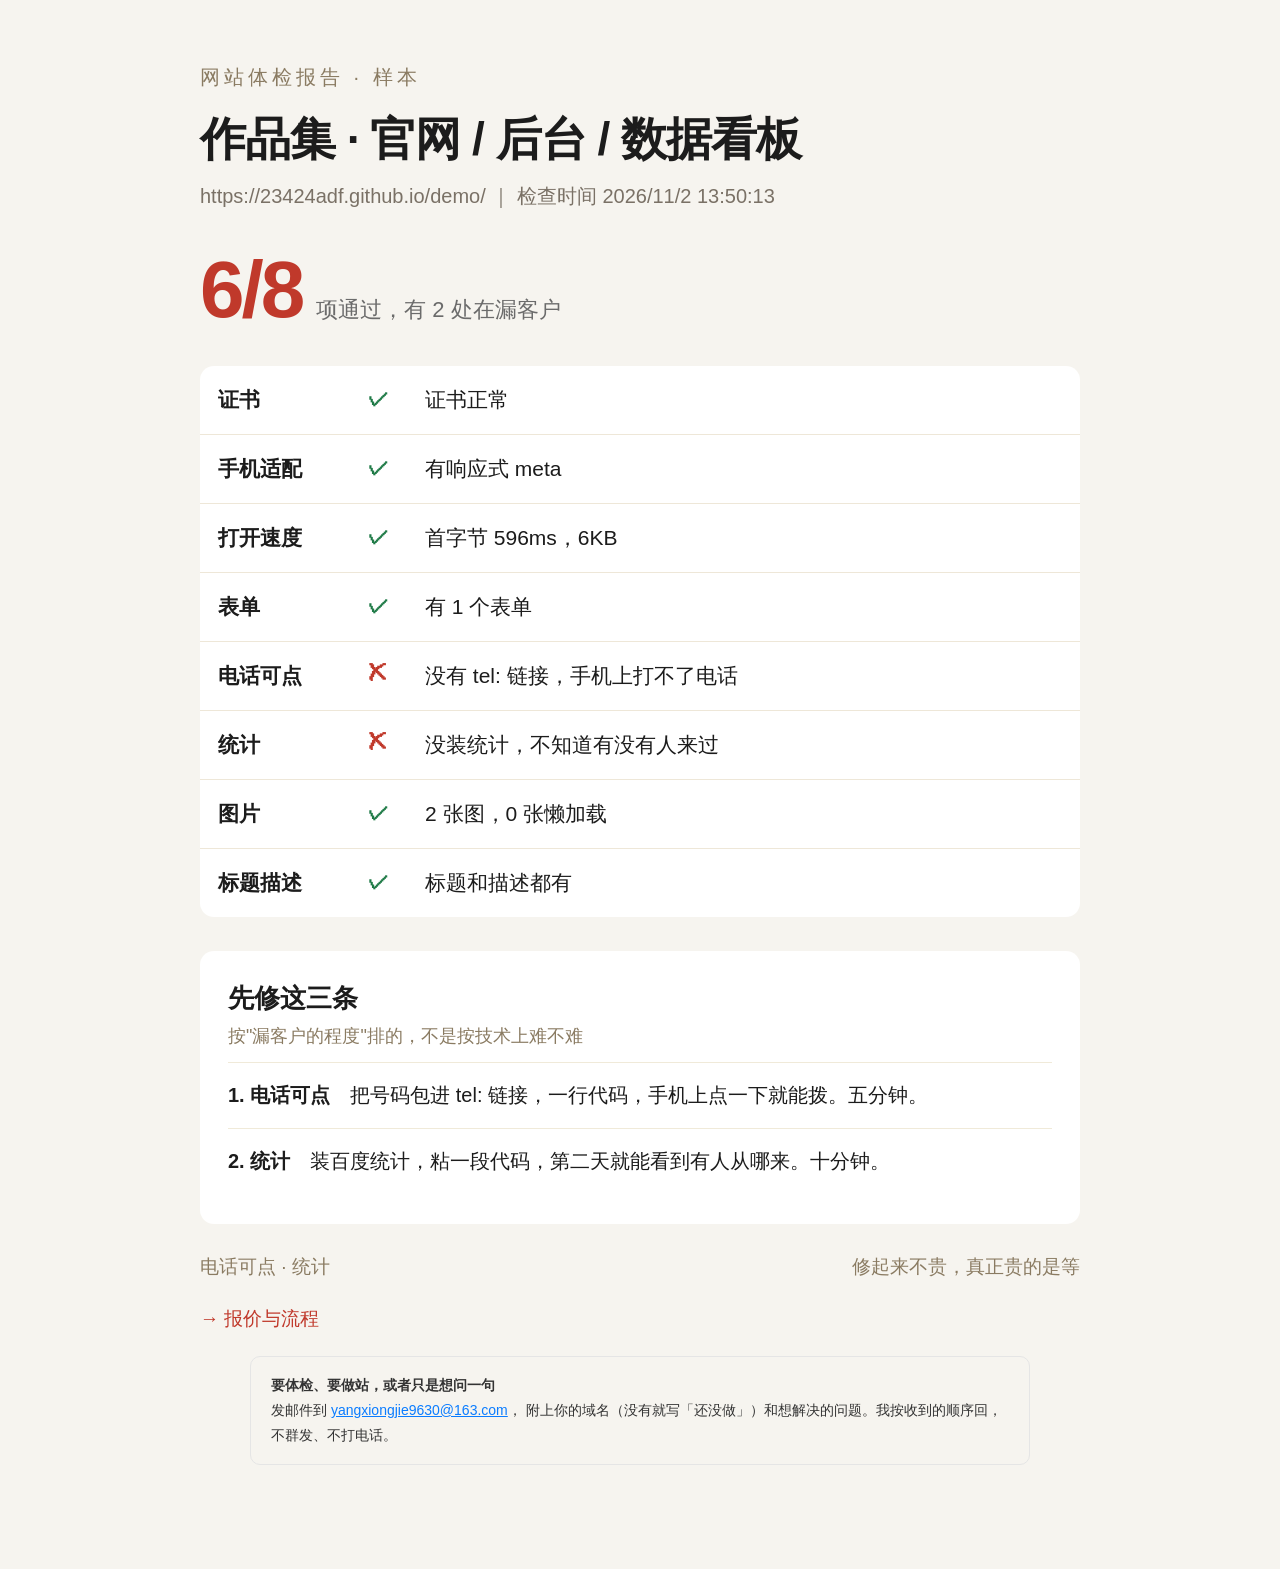
<file: sample-audit.html>
<!doctype html><html lang="zh-CN"><head><meta charset="utf-8"><meta name="viewport" content="width=device-width,initial-scale=1"><title>网站体检 · 作品集 · 官网 / 后台 / 数据看板</title><style>
  *{margin:0;padding:0;box-sizing:border-box}
  body{max-width:1000px;margin:0 auto;background:#f6f4ef;font-family:"Microsoft YaHei","PingFang SC",sans-serif;color:#1c1c1c;padding:64px 60px}
  .tag{font-size:20px;letter-spacing:4px;color:#8a7b62}
  h1{margin-top:20px;font-size:46px;line-height:1.25;font-weight:800;letter-spacing:-1px}
  .url{margin-top:14px;font-size:20px;color:#7a7166;word-break:break-all}
  .score{margin-top:34px;display:flex;align-items:baseline;gap:14px}
  .score b{font-size:80px;font-weight:800;letter-spacing:-3px;color:#c0392b}
  .score span{font-size:22px;color:#6b6b6b}
  table{width:100%;margin-top:30px;border-collapse:collapse;background:#fff;border-radius:14px;overflow:hidden}
  td{padding:20px 18px;border-bottom:1px solid #eee7d8;font-size:21px;vertical-align:top}
  tr:last-child td{border-bottom:none}
  .k{width:150px;font-weight:700}
  .ok{width:52px;color:#1e7a46;font-weight:800;text-align:center}
  .no{width:52px;color:#c0392b;font-weight:800;text-align:center}
  .fix{margin-top:34px;background:#fff;border-radius:14px;padding:30px 28px}
  .fix h2{font-size:26px;font-weight:800}
  .fix .sub{font-size:18px;color:#8a7b62;margin:8px 0 14px}
  .fix ol{list-style:none}
  .fix li{padding:16px 0;border-top:1px solid #f0ead9;font-size:20px;line-height:1.65}
  .fix li b{color:#1c1c1c}
  .foot{margin-top:30px;display:flex;justify-content:space-between;font-size:19px;color:#8a7b62}
  @media (max-width:640px){
    body{padding:32px 20px}
    h1{font-size:32px}
    .score b{font-size:56px}
    td{font-size:17px;padding:14px 12px}
    .k{width:88px}
    .fix{padding:20px 16px}
    .fix li{font-size:17px}
  }
  </style></head><body>
  <div class="tag">网站体检报告 · 样本</div>
  <h1>作品集 · 官网 / 后台 / 数据看板</h1>
  <div class="url">https://23424adf.github.io/demo/ ｜ 检查时间 2026/11/2 13:50:13</div>
  <div class="score"><b>6/8</b><span>项通过，有 2 处在漏客户</span></div>
  <table><tr><td class="k">证书</td><td class="ok">✓</td><td>证书正常</td></tr><tr><td class="k">手机适配</td><td class="ok">✓</td><td>有响应式 meta</td></tr><tr><td class="k">打开速度</td><td class="ok">✓</td><td>首字节 596ms，6KB</td></tr><tr><td class="k">表单</td><td class="ok">✓</td><td>有 1 个表单</td></tr><tr><td class="k">电话可点</td><td class="no">✗</td><td>没有 tel: 链接，手机上打不了电话</td></tr><tr><td class="k">统计</td><td class="no">✗</td><td>没装统计，不知道有没有人来过</td></tr><tr><td class="k">图片</td><td class="ok">✓</td><td>2 张图，0 张懒加载</td></tr><tr><td class="k">标题描述</td><td class="ok">✓</td><td>标题和描述都有</td></tr></table>
  <div class="fix"><h2>先修这三条</h2><div class="sub">按"漏客户的程度"排的，不是按技术上难不难</div><ol><li><b>1. 电话可点</b>　把号码包进 tel: 链接，一行代码，手机上点一下就能拨。五分钟。</li><li><b>2. 统计</b>　装百度统计，粘一段代码，第二天就能看到有人从哪来。十分钟。</li></ol></div>
  <div class="foot"><span>电话可点 · 统计</span><span>修起来不贵，真正贵的是等</span></div>
  <p style="margin-top:26px;font-size:19px"><a href="price.html" style="color:#c0392b;text-decoration:none">→ 报价与流程</a></p>
  <div id="contact-bar" style="max-width:780px;margin:24px auto 40px;padding:16px 20px;border:1px solid #e5e5e5;border-radius:10px;font-size:14px;line-height:1.8;color:#333">
    <b>要体检、要做站，或者只是想问一句</b><br>
    发邮件到 <a href="mailto:yangxiongjie9630@163.com?subject=%E7%BD%91%E7%AB%99%E4%BD%93%E6%A3%80" style="color:#0a7cff">yangxiongjie9630@163.com</a>，
    附上你的域名（没有就写「还没做」）和想解决的问题。我按收到的顺序回，不群发、不打电话。
  </div>
</body></html>
</file>
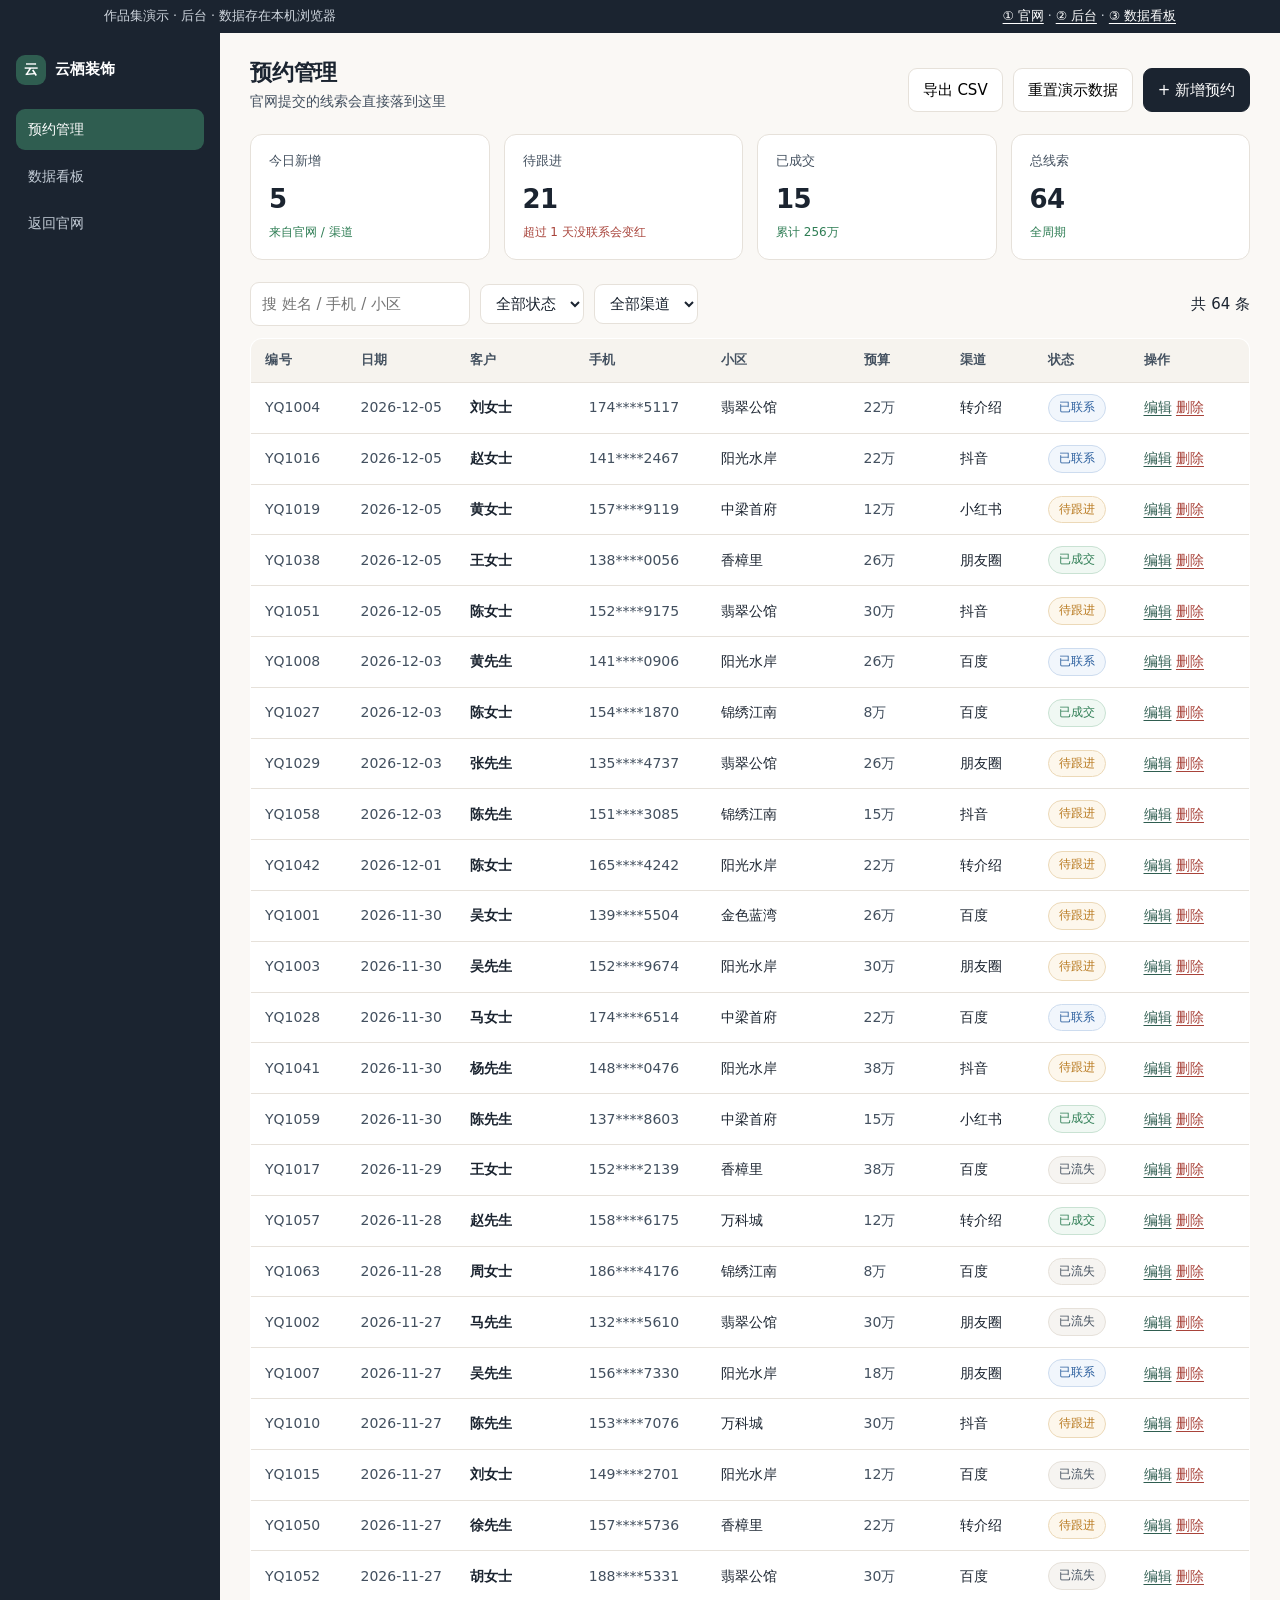
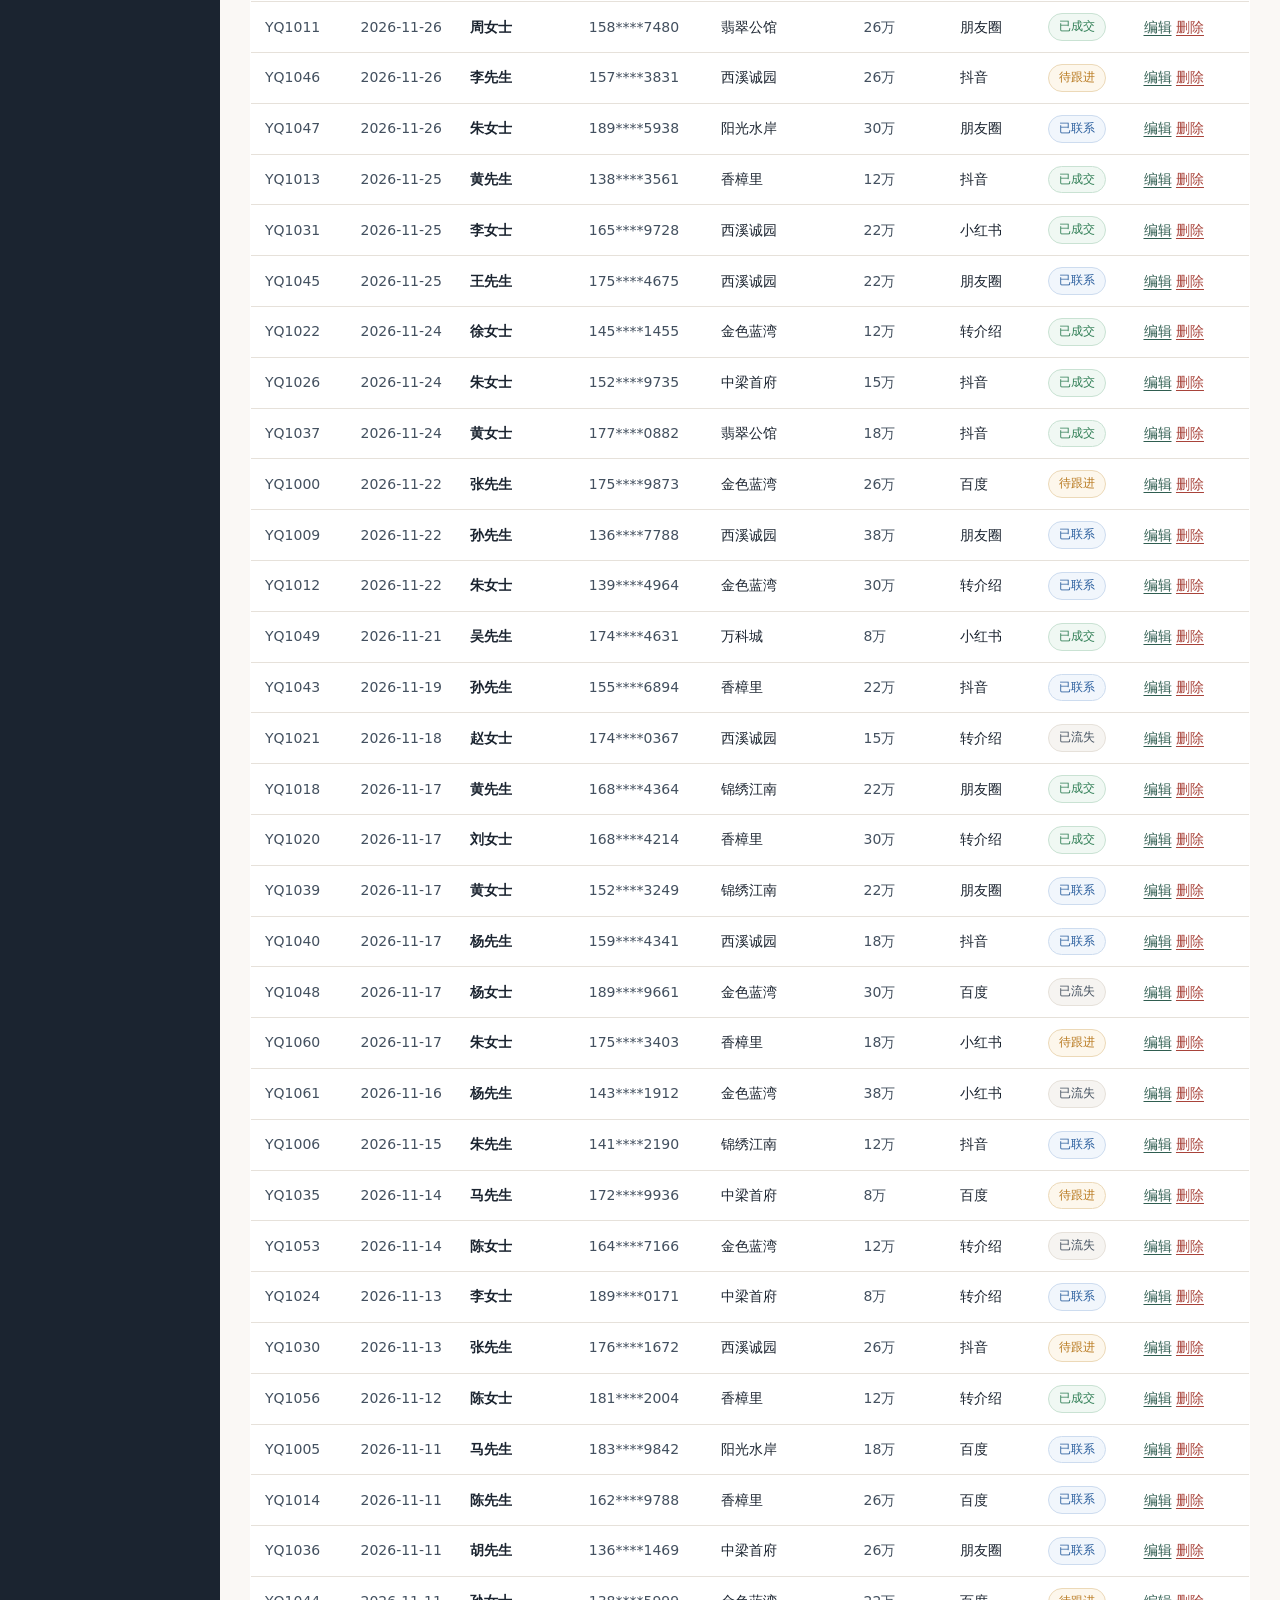
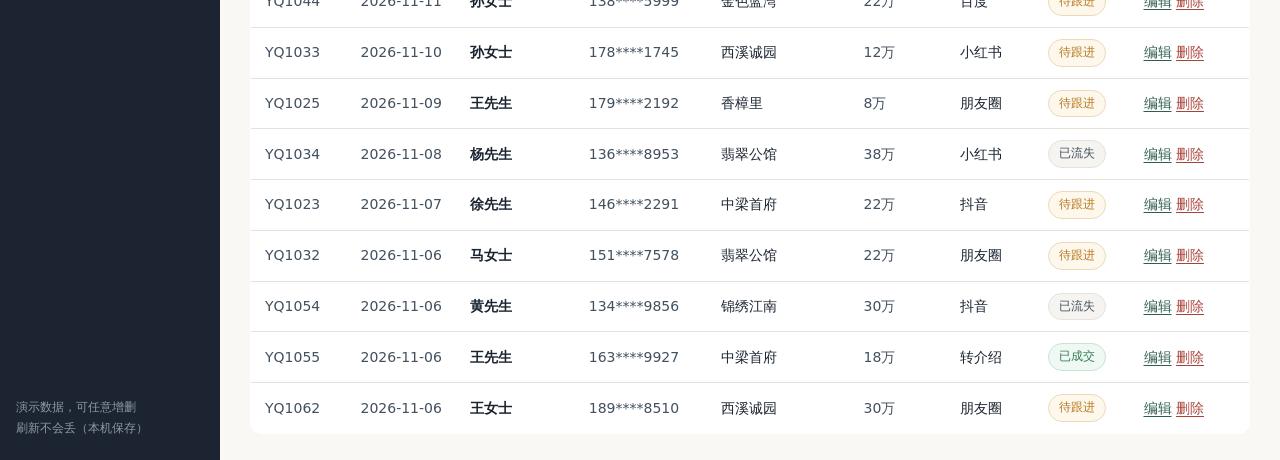
<file: demo-001-云栖装饰/admin.html>
<!DOCTYPE html>
<html lang="zh-CN">
<head>
<meta charset="utf-8">
<meta name="viewport" content="width=device-width,initial-scale=1">
<title>预约管理 · 云栖装饰后台｜作品集演示</title>
<link rel="stylesheet" href="assets/style.css">
</head>
<body>

<div class="demo-bar">
  <div class="wrap">
    <span>作品集演示 · 后台 · 数据存在本机浏览器</span>
    <span>
      <a href="index.html">① 官网</a> ·
      <a href="admin.html">② 后台</a> ·
      <a href="dashboard.html">③ 数据看板</a>
    </span>
  </div>
</div>

<div class="app">
  <aside class="side">
    <div class="brand"><span class="logo-mark">云</span> 云栖装饰</div>
    <a class="on" href="admin.html">预约管理</a>
    <a href="dashboard.html">数据看板</a>
    <a href="index.html">返回官网</a>
    <div class="foot">演示数据，可任意增删<br>刷新不会丢（本机保存）</div>
  </aside>

  <main class="main">
    <div class="top">
      <div>
        <h1>预约管理</h1>
        <div class="sub">官网提交的线索会直接落到这里</div>
      </div>
      <div class="toolbar" style="margin:0">
        <button class="tbtn" id="btnExport">导出 CSV</button>
        <button class="tbtn" id="btnReset">重置演示数据</button>
        <button class="tbtn primary" id="btnAdd">+ 新增预约</button>
      </div>
    </div>

    <div class="kpis" id="kpis"></div>

    <div class="toolbar">
      <input id="q" placeholder="搜 姓名 / 手机 / 小区" style="min-width:220px">
      <select id="fStatus">
        <option value="">全部状态</option>
        <option value="new">待跟进</option>
        <option value="doing">已联系</option>
        <option value="done">已成交</option>
        <option value="lost">已流失</option>
      </select>
      <select id="fChannel">
        <option value="">全部渠道</option>
      </select>
      <span class="sp"></span>
      <span class="sub" id="count"></span>
    </div>

    <table>
      <thead>
        <tr>
          <th style="width:96px">编号</th>
          <th style="width:104px">日期</th>
          <th>客户</th>
          <th style="width:132px">手机</th>
          <th>小区</th>
          <th style="width:96px">预算</th>
          <th style="width:88px">渠道</th>
          <th style="width:96px">状态</th>
          <th style="width:120px">操作</th>
        </tr>
      </thead>
      <tbody id="tbody"></tbody>
    </table>
    <div class="empty" id="empty" style="display:none">没有匹配的记录</div>
  </main>
</div>

<div class="mask" id="mask">
  <div class="modal">
    <h2 id="mTitle">新增预约</h2>
    <form id="mForm">
      <div class="grid2">
        <div class="field"><label>称呼</label><input name="name" required placeholder="王先生"></div>
        <div class="field"><label>手机号</label><input name="phone" required placeholder="13800000000" inputmode="numeric"></div>
        <div class="field"><label>小区</label><input name="community" required placeholder="锦绣江南"></div>
        <div class="field"><label>预算（元）</label><input name="budget" type="number" step="1000" required placeholder="120000"></div>
        <div class="field"><label>渠道</label><select name="channel" id="mChannel"></select></div>
        <div class="field"><label>状态</label><select name="status" id="mStatus"></select></div>
        <div class="field full"><label>备注</label><textarea name="note" rows="2"></textarea></div>
      </div>
      <div class="acts">
        <button type="button" class="tbtn" id="mCancel">取消</button>
        <button type="submit" class="tbtn primary">保存</button>
      </div>
    </form>
  </div>
</div>

<script src="assets/app.js"></script>
<script>
  let editingId = null;

  // 初始化下拉
  const chSel = document.getElementById('fChannel');
  const mCh = document.getElementById('mChannel');
  const mSt = document.getElementById('mStatus');
  CHANNELS.concat(['官网']).forEach(c => {
    chSel.insertAdjacentHTML('beforeend', `<option value="${c}">${c}</option>`);
    mCh.insertAdjacentHTML('beforeend', `<option value="${c}">${c}</option>`);
  });
  Object.entries(STATUS).forEach(([k, v]) => {
    mSt.insertAdjacentHTML('beforeend', `<option value="${k}">${v.label}</option>`);
  });

  function filtered() {
    const q = document.getElementById('q').value.trim();
    const fs = document.getElementById('fStatus').value;
    const fc = document.getElementById('fChannel').value;
    return Store.all().filter(r => {
      if (fs && r.status !== fs) return false;
      if (fc && r.channel !== fc) return false;
      if (q && !(r.name.includes(q) || r.phone.includes(q) || r.community.includes(q))) return false;
      return true;
    });
  }

  function renderKpis() {
    const all = Store.all();
    const today = all.filter(r => r.date === todayStr()).length;
    const pending = all.filter(r => r.status === 'new').length;
    const done = all.filter(r => r.status === 'done');
    const pipeline = done.reduce((s, r) => s + r.budget, 0);
    document.getElementById('kpis').innerHTML = `
      <div class="kpi"><div class="k">今日新增</div><div class="v">${today}</div><div class="d">来自官网 / 渠道</div></div>
      <div class="kpi"><div class="k">待跟进</div><div class="v">${pending}</div><div class="d down">超过 1 天没联系会变红</div></div>
      <div class="kpi"><div class="k">已成交</div><div class="v">${done.length}</div><div class="d">累计 ${fmtWan(pipeline)}</div></div>
      <div class="kpi"><div class="k">总线索</div><div class="v">${all.length}</div><div class="d">全周期</div></div>`;
  }

  function render() {
    const rows = filtered();
    const tb = document.getElementById('tbody');
    document.getElementById('count').textContent = `共 ${rows.length} 条`;
    document.getElementById('empty').style.display = rows.length ? 'none' : 'block';
    tb.innerHTML = rows.map(r => {
      const st = STATUS[r.status] || STATUS.new;
      return `<tr>
        <td class="mono">${r.id}</td>
        <td class="mono">${r.date}</td>
        <td><b>${r.name}</b></td>
        <td class="mono">${maskPhone(r.phone)}</td>
        <td>${r.community}</td>
        <td class="mono">${fmtWan(r.budget)}</td>
        <td>${r.channel}</td>
        <td><span class="pill ${st.cls}">${st.label}</span></td>
        <td>
          <button class="linkbtn" data-edit="${r.id}">编辑</button>
          <button class="linkbtn danger" data-del="${r.id}">删除</button>
        </td>
      </tr>`;
    }).join('');
    renderKpis();
  }

  // 事件：筛选
  ['q', 'fStatus', 'fChannel'].forEach(id => {
    document.getElementById(id).addEventListener('input', render);
    document.getElementById(id).addEventListener('change', render);
  });

  // 编辑 / 删除
  document.getElementById('tbody').addEventListener('click', e => {
    const ed = e.target.dataset.edit, dl = e.target.dataset.del;
    if (ed) openModal(ed);
    if (dl && confirm('删除这条记录？')) { Store.remove(dl); render(); }
  });

  // 弹窗
  const mask = document.getElementById('mask');
  function openModal(id) {
    editingId = id || null;
    const form = document.getElementById('mForm');
    form.reset();
    document.getElementById('mTitle').textContent = id ? '编辑预约' : '新增预约';
    if (id) {
      const r = Store.all().find(x => x.id === id);
      if (r) {
        form.name.value = r.name; form.phone.value = r.phone;
        form.community.value = r.community; form.budget.value = r.budget;
        form.channel.value = r.channel; form.status.value = r.status;
        form.note.value = r.note || '';
      }
    }
    mask.classList.add('on');
  }
  document.getElementById('btnAdd').onclick = () => openModal(null);
  document.getElementById('mCancel').onclick = () => mask.classList.remove('on');
  mask.addEventListener('click', e => { if (e.target === mask) mask.classList.remove('on'); });

  document.getElementById('mForm').addEventListener('submit', e => {
    e.preventDefault();
    const f = new FormData(e.target);
    const rec = {
      name: String(f.get('name')).trim(),
      phone: String(f.get('phone')).trim(),
      community: String(f.get('community')).trim(),
      budget: Number(f.get('budget')),
      channel: f.get('channel'),
      status: f.get('status'),
      note: String(f.get('note') || '').trim(),
    };
    if (!/^1\d{10}$/.test(rec.phone)) { alert('手机号格式不对'); return; }
    if (editingId) Store.update(editingId, rec); else Store.add(rec);
    mask.classList.remove('on');
    render();
  });

  // 导出 CSV（带 BOM，Excel 打开不乱码）
  document.getElementById('btnExport').onclick = () => {
    const rows = filtered();
    const head = ['编号', '日期', '称呼', '手机', '小区', '预算', '渠道', '状态', '备注'];
    const body = rows.map(r => [
      r.id, r.date, r.name, r.phone, r.community, r.budget, r.channel,
      (STATUS[r.status] || {}).label || r.status, (r.note || '').replace(/,/g, '，')
    ]);
    const csv = '\uFEFF' + [head, ...body].map(a => a.join(',')).join('\n');
    const url = URL.createObjectURL(new Blob([csv], { type: 'text/csv' }));
    const a = document.createElement('a');
    a.href = url; a.download = '预约线索_' + todayStr() + '.csv'; a.click();
    URL.revokeObjectURL(url);
  };

  document.getElementById('btnReset').onclick = () => {
    if (confirm('恢复成初始演示数据？你自己新增的会没。')) { Store.reset(); render(); }
  };

  render();
</script>
</body>
</html>
</file>
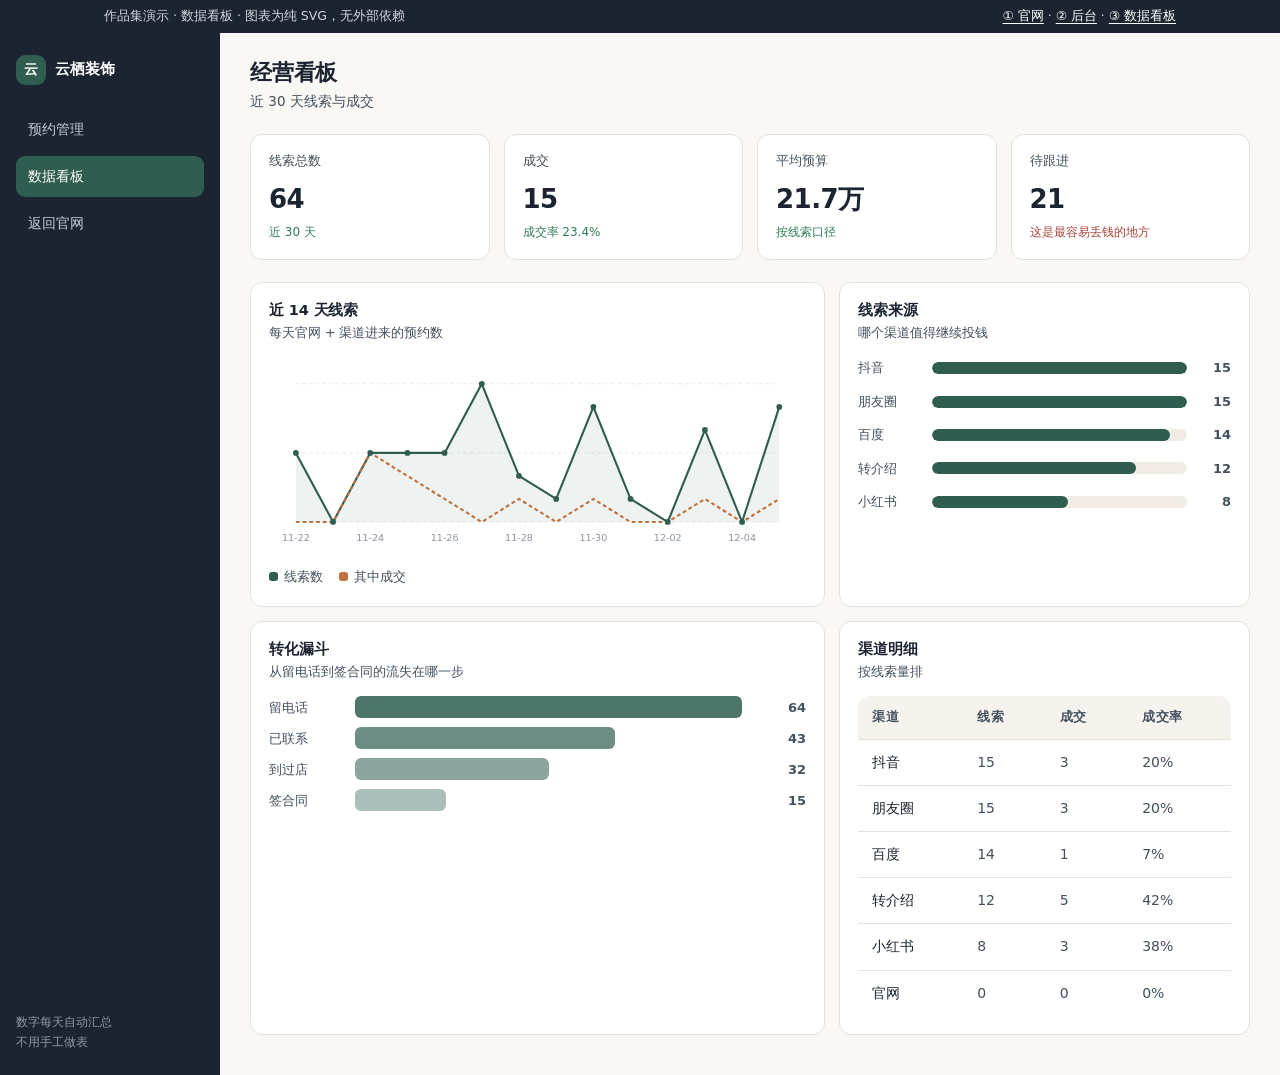
<file: demo-001-云栖装饰/dashboard.html>
<!DOCTYPE html>
<html lang="zh-CN">
<head>
<meta charset="utf-8">
<meta name="viewport" content="width=device-width,initial-scale=1">
<title>数据看板 · 云栖装饰后台｜作品集演示</title>
<link rel="stylesheet" href="assets/style.css">
</head>
<body>

<div class="demo-bar">
  <div class="wrap">
    <span>作品集演示 · 数据看板 · 图表为纯 SVG，无外部依赖</span>
    <span>
      <a href="index.html">① 官网</a> ·
      <a href="admin.html">② 后台</a> ·
      <a href="dashboard.html">③ 数据看板</a>
    </span>
  </div>
</div>

<div class="app">
  <aside class="side">
    <div class="brand"><span class="logo-mark">云</span> 云栖装饰</div>
    <a href="admin.html">预约管理</a>
    <a class="on" href="dashboard.html">数据看板</a>
    <a href="index.html">返回官网</a>
    <div class="foot">数字每天自动汇总<br>不用手工做表</div>
  </aside>

  <main class="main">
    <div class="top">
      <div>
        <h1>经营看板</h1>
        <div class="sub">近 30 天线索与成交</div>
      </div>
    </div>

    <div class="kpis" id="kpis"></div>

    <div class="charts">
      <div class="panel">
        <h2>近 14 天线索</h2>
        <div class="hint">每天官网 + 渠道进来的预约数</div>
        <div id="lineChart"></div>
        <div class="legend">
          <span><i style="background:var(--brand)"></i>线索数</span>
          <span><i style="background:var(--brand-2)"></i>其中成交</span>
        </div>
      </div>
      <div class="panel">
        <h2>线索来源</h2>
        <div class="hint">哪个渠道值得继续投钱</div>
        <div id="barChart"></div>
      </div>
    </div>

    <div class="charts">
      <div class="panel">
        <h2>转化漏斗</h2>
        <div class="hint">从留电话到签合同的流失在哪一步</div>
        <div class="funnel" id="funnel"></div>
      </div>
      <div class="panel">
        <h2>渠道明细</h2>
        <div class="hint">按线索量排</div>
        <table style="border:0">
          <thead><tr><th>渠道</th><th>线索</th><th>成交</th><th>成交率</th></tr></thead>
          <tbody id="chTable"></tbody>
        </table>
      </div>
    </div>
  </main>
</div>

<script src="assets/app.js"></script>
<script>
  const all = Store.all();

  /* ---------- KPI ---------- */
  const in30 = all; // 演示数据本身就在近 30 天
  const done = all.filter(r => r.status === 'done');
  const rate = all.length ? (done.length / all.length * 100) : 0;
  const avg = all.length ? all.reduce((s, r) => s + r.budget, 0) / all.length : 0;
  const pending = all.filter(r => r.status === 'new').length;

  document.getElementById('kpis').innerHTML = `
    <div class="kpi"><div class="k">线索总数</div><div class="v">${in30.length}</div><div class="d">近 30 天</div></div>
    <div class="kpi"><div class="k">成交</div><div class="v">${done.length}</div><div class="d">成交率 ${rate.toFixed(1)}%</div></div>
    <div class="kpi"><div class="k">平均预算</div><div class="v">${fmtWan(avg)}</div><div class="d">按线索口径</div></div>
    <div class="kpi"><div class="k">待跟进</div><div class="v">${pending}</div><div class="d down">这是最容易丢钱的地方</div></div>`;

  /* ---------- 折线图：近 14 天 ---------- */
  (function () {
    const days = [];
    for (let i = 13; i >= 0; i--) days.push(daysAgo(i));
    const leads = days.map(d => all.filter(r => r.date === d).length);
    const wins = days.map(d => all.filter(r => r.date === d && r.status === 'done').length);

    const W = 560, H = 200, P = 28;
    const maxV = Math.max(3, ...leads);
    const x = i => P + i * (W - P * 2) / (days.length - 1);
    const y = v => H - P - (v / maxV) * (H - P * 2);

    const path = arr => arr.map((v, i) => `${i ? 'L' : 'M'}${x(i).toFixed(1)},${y(v).toFixed(1)}`).join(' ');
    const area = `${path(leads)} L${x(days.length - 1)},${H - P} L${x(0)},${H - P} Z`;

    const dots = leads.map((v, i) => `<circle cx="${x(i)}" cy="${y(v)}" r="3" fill="var(--brand)"/>`).join('');
    const grid = [0, .5, 1].map(t => {
      const yy = y(maxV * t);
      return `<line x1="${P}" y1="${yy}" x2="${W - P}" y2="${yy}" stroke="#eae5dd" stroke-dasharray="3 4"/>`;
    }).join('');
    const labels = days.map((d, i) => i % 2 === 0
      ? `<text x="${x(i)}" y="${H - 8}" font-size="10" fill="#8b93a0" text-anchor="middle">${d.slice(5)}</text>` : '').join('');

    document.getElementById('lineChart').innerHTML = `
      <svg viewBox="0 0 ${W} ${H}" style="width:100%;height:auto">
        ${grid}
        <path d="${area}" fill="var(--brand)" opacity=".08"/>
        <path d="${path(leads)}" fill="none" stroke="var(--brand)" stroke-width="2.2" stroke-linejoin="round"/>
        <path d="${path(wins)}" fill="none" stroke="var(--brand-2)" stroke-width="2.2" stroke-dasharray="4 3"/>
        ${dots}${labels}
      </svg>`;
  })();

  /* ---------- 柱状图：渠道 ---------- */
  (function () {
    const data = CHANNELS.map(c => ({ c, n: all.filter(r => r.channel === c).length }))
                         .sort((a, b) => b.n - a.n);
    const max = Math.max(...data.map(d => d.n), 1);
    document.getElementById('barChart').innerHTML = data.map(d => `
      <div style="display:grid;grid-template-columns:64px 1fr 34px;align-items:center;gap:10px;margin-bottom:12px;font-size:13px">
        <span style="color:var(--ink-2)">${d.c}</span>
        <span style="background:#f1ede6;border-radius:6px;height:12px;overflow:hidden">
          <span style="display:block;height:100%;width:${d.n / max * 100}%;background:var(--brand);border-radius:6px"></span>
        </span>
        <b class="mono" style="text-align:right">${d.n}</b>
      </div>`).join('');
  })();

  /* ---------- 漏斗 ---------- */
  (function () {
    const total = all.length;
    const contacted = all.filter(r => r.status !== 'new').length;
    const visited = all.filter(r => r.status === 'done' || r.status === 'doing').length;
    const signed = done.length;
    const rows = [
      ['留电话', total],
      ['已联系', contacted],
      ['到过店', visited],
      ['签合同', signed],
    ];
    document.getElementById('funnel').innerHTML = rows.map(([k, v]) => `
      <div class="funnel-row">
        <span style="color:var(--ink-2)">${k}</span>
        <span class="funnel-bar" style="width:${Math.max(6, v / total * 100)}%"></span>
        <b class="mono" style="text-align:right">${v}</b>
      </div>`).join('');
  })();

  /* ---------- 渠道明细表 ---------- */
  (function () {
    const rows = CHANNELS.concat(['官网']).map(c => {
      const list = all.filter(r => r.channel === c);
      const win = list.filter(r => r.status === 'done').length;
      return { c, n: list.length, win, rate: list.length ? win / list.length * 100 : 0 };
    }).sort((a, b) => b.n - a.n);
    document.getElementById('chTable').innerHTML = rows.map(r => `
      <tr>
        <td>${r.c}</td>
        <td class="mono">${r.n}</td>
        <td class="mono">${r.win}</td>
        <td class="mono">${r.rate.toFixed(0)}%</td>
      </tr>`).join('');
  })();
</script>
</body>
</html>
</file>
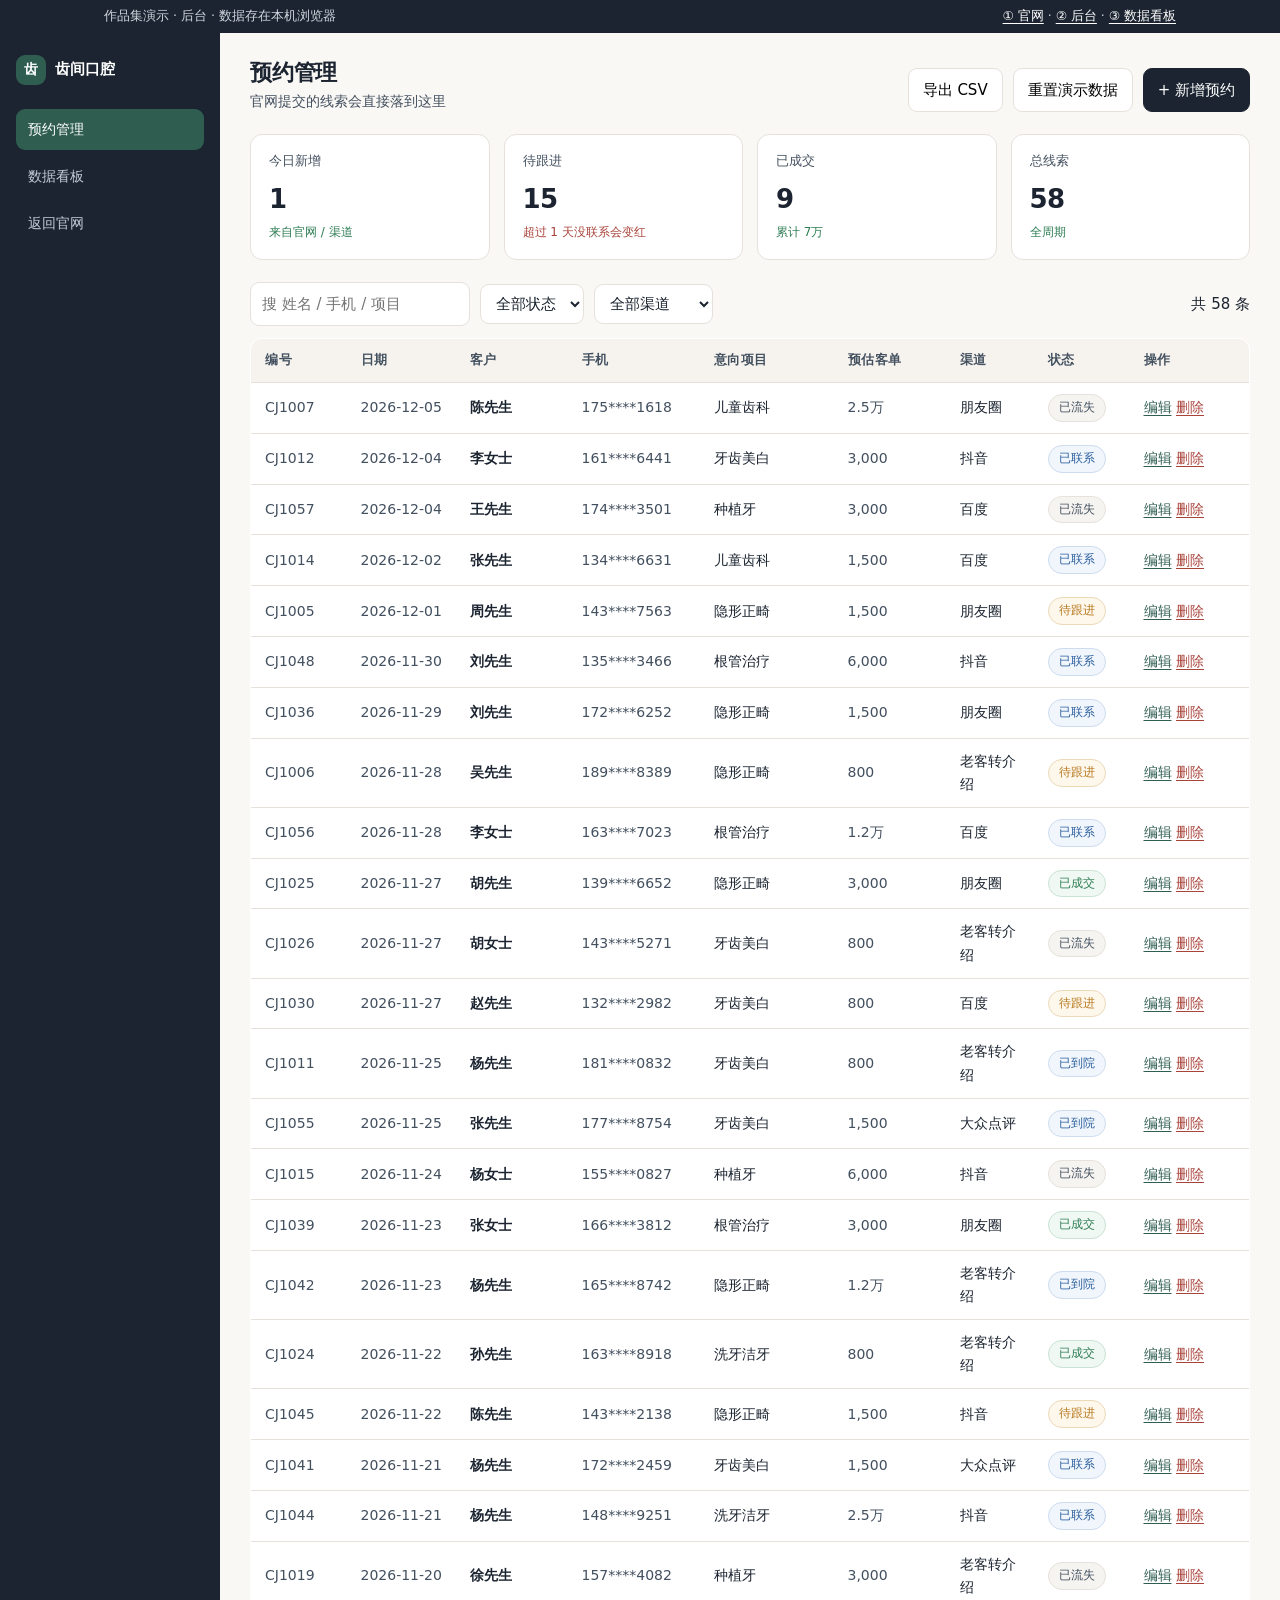
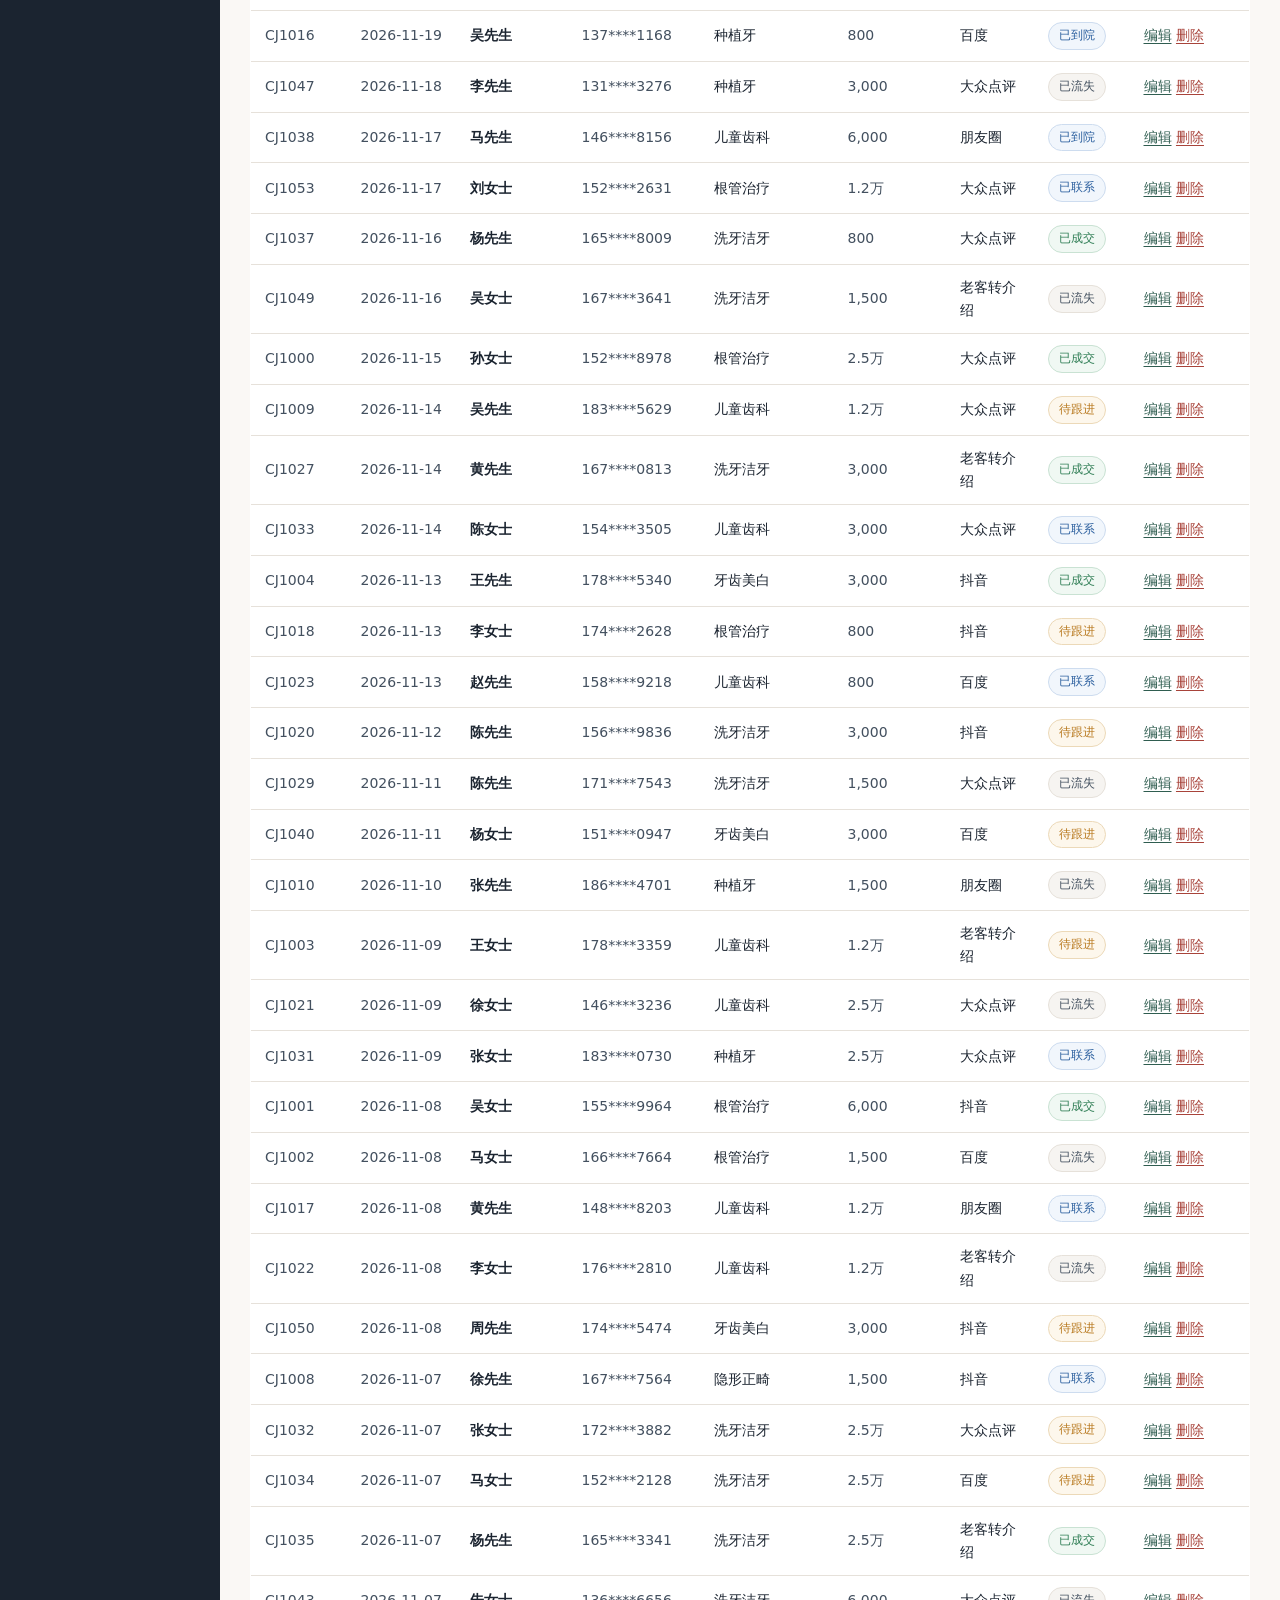
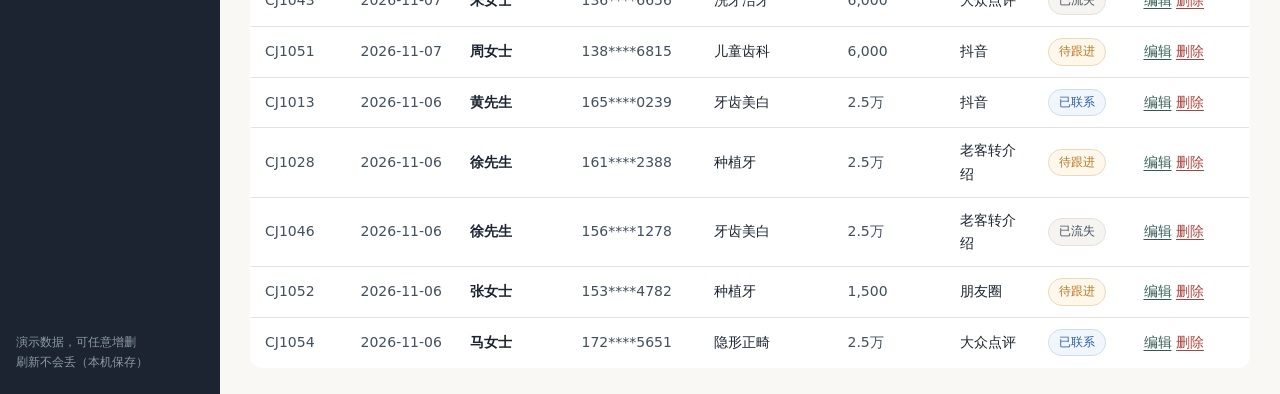
<file: demo-002-齿间口腔/admin.html>
<!DOCTYPE html>
<html lang="zh-CN">
<head>
<meta charset="utf-8">
<meta name="viewport" content="width=device-width,initial-scale=1">
<title>预约管理 · 齿间口腔后台｜作品集演示</title>
<link rel="stylesheet" href="assets/style.css">
</head>
<body>

<div class="demo-bar">
  <div class="wrap">
    <span>作品集演示 · 后台 · 数据存在本机浏览器</span>
    <span>
      <a href="index.html">① 官网</a> ·
      <a href="admin.html">② 后台</a> ·
      <a href="dashboard.html">③ 数据看板</a>
    </span>
  </div>
</div>

<div class="app">
  <aside class="side">
    <div class="brand"><span class="logo-mark">齿</span> 齿间口腔</div>
    <a class="on" href="admin.html">预约管理</a>
    <a href="dashboard.html">数据看板</a>
    <a href="index.html">返回官网</a>
    <div class="foot">演示数据，可任意增删<br>刷新不会丢（本机保存）</div>
  </aside>

  <main class="main">
    <div class="top">
      <div>
        <h1>预约管理</h1>
        <div class="sub">官网提交的线索会直接落到这里</div>
      </div>
      <div class="toolbar" style="margin:0">
        <button class="tbtn" id="btnExport">导出 CSV</button>
        <button class="tbtn" id="btnReset">重置演示数据</button>
        <button class="tbtn primary" id="btnAdd">+ 新增预约</button>
      </div>
    </div>

    <div class="kpis" id="kpis"></div>

    <div class="toolbar">
      <input id="q" placeholder="搜 姓名 / 手机 / 项目" style="min-width:220px">
      <select id="fStatus">
        <option value="">全部状态</option>
        <option value="new">待跟进</option>
        <option value="doing">已联系</option>
        <option value="done">已成交</option>
        <option value="lost">已流失</option>
      </select>
      <select id="fChannel">
        <option value="">全部渠道</option>
      </select>
      <span class="sp"></span>
      <span class="sub" id="count"></span>
    </div>

    <table>
      <thead>
        <tr>
          <th style="width:96px">编号</th>
          <th style="width:104px">日期</th>
          <th>客户</th>
          <th style="width:132px">手机</th>
          <th>意向项目</th>
          <th style="width:112px">预估客单</th>
          <th style="width:88px">渠道</th>
          <th style="width:96px">状态</th>
          <th style="width:120px">操作</th>
        </tr>
      </thead>
      <tbody id="tbody"></tbody>
    </table>
    <div class="empty" id="empty" style="display:none">没有匹配的记录</div>
  </main>
</div>

<div class="mask" id="mask">
  <div class="modal">
    <h2 id="mTitle">新增预约</h2>
    <form id="mForm">
      <div class="grid2">
        <div class="field"><label>称呼</label><input name="name" required placeholder="王先生"></div>
        <div class="field"><label>手机号</label><input name="phone" required placeholder="13800000000" inputmode="numeric"></div>
        <div class="field"><label>意向项目</label><input name="community" required placeholder="种植牙"></div>
        <div class="field"><label>预估客单（元）</label><input name="budget" type="number" step="100" required placeholder="6800"></div>
        <div class="field"><label>渠道</label><select name="channel" id="mChannel"></select></div>
        <div class="field"><label>状态</label><select name="status" id="mStatus"></select></div>
        <div class="field full"><label>备注</label><textarea name="note" rows="2"></textarea></div>
      </div>
      <div class="acts">
        <button type="button" class="tbtn" id="mCancel">取消</button>
        <button type="submit" class="tbtn primary">保存</button>
      </div>
    </form>
  </div>
</div>

<script src="assets/app.js"></script>
<script>
  let editingId = null;

  // 初始化下拉
  const chSel = document.getElementById('fChannel');
  const mCh = document.getElementById('mChannel');
  const mSt = document.getElementById('mStatus');
  CHANNELS.concat(['官网']).forEach(c => {
    chSel.insertAdjacentHTML('beforeend', `<option value="${c}">${c}</option>`);
    mCh.insertAdjacentHTML('beforeend', `<option value="${c}">${c}</option>`);
  });
  Object.entries(STATUS).forEach(([k, v]) => {
    mSt.insertAdjacentHTML('beforeend', `<option value="${k}">${v.label}</option>`);
  });

  function filtered() {
    const q = document.getElementById('q').value.trim();
    const fs = document.getElementById('fStatus').value;
    const fc = document.getElementById('fChannel').value;
    return Store.all().filter(r => {
      if (fs && r.status !== fs) return false;
      if (fc && r.channel !== fc) return false;
      if (q && !(r.name.includes(q) || r.phone.includes(q) || r.community.includes(q))) return false;
      return true;
    });
  }

  function renderKpis() {
    const all = Store.all();
    const today = all.filter(r => r.date === todayStr()).length;
    const pending = all.filter(r => r.status === 'new').length;
    const done = all.filter(r => r.status === 'done');
    const pipeline = done.reduce((s, r) => s + r.budget, 0);
    document.getElementById('kpis').innerHTML = `
      <div class="kpi"><div class="k">今日新增</div><div class="v">${today}</div><div class="d">来自官网 / 渠道</div></div>
      <div class="kpi"><div class="k">待跟进</div><div class="v">${pending}</div><div class="d down">超过 1 天没联系会变红</div></div>
      <div class="kpi"><div class="k">已成交</div><div class="v">${done.length}</div><div class="d">累计 ${fmtWan(pipeline)}</div></div>
      <div class="kpi"><div class="k">总线索</div><div class="v">${all.length}</div><div class="d">全周期</div></div>`;
  }

  function render() {
    const rows = filtered();
    const tb = document.getElementById('tbody');
    document.getElementById('count').textContent = `共 ${rows.length} 条`;
    document.getElementById('empty').style.display = rows.length ? 'none' : 'block';
    tb.innerHTML = rows.map(r => {
      const st = STATUS[r.status] || STATUS.new;
      return `<tr>
        <td class="mono">${r.id}</td>
        <td class="mono">${r.date}</td>
        <td><b>${r.name}</b></td>
        <td class="mono">${maskPhone(r.phone)}</td>
        <td>${r.community}</td>
        <td class="mono">${fmtWan(r.budget)}</td>
        <td>${r.channel}</td>
        <td><span class="pill ${st.cls}">${st.label}</span></td>
        <td>
          <button class="linkbtn" data-edit="${r.id}">编辑</button>
          <button class="linkbtn danger" data-del="${r.id}">删除</button>
        </td>
      </tr>`;
    }).join('');
    renderKpis();
  }

  // 事件：筛选
  ['q', 'fStatus', 'fChannel'].forEach(id => {
    document.getElementById(id).addEventListener('input', render);
    document.getElementById(id).addEventListener('change', render);
  });

  // 编辑 / 删除
  document.getElementById('tbody').addEventListener('click', e => {
    const ed = e.target.dataset.edit, dl = e.target.dataset.del;
    if (ed) openModal(ed);
    if (dl && confirm('删除这条记录？')) { Store.remove(dl); render(); }
  });

  // 弹窗
  const mask = document.getElementById('mask');
  function openModal(id) {
    editingId = id || null;
    const form = document.getElementById('mForm');
    form.reset();
    document.getElementById('mTitle').textContent = id ? '编辑预约' : '新增预约';
    if (id) {
      const r = Store.all().find(x => x.id === id);
      if (r) {
        form.name.value = r.name; form.phone.value = r.phone;
        form.community.value = r.community; form.budget.value = r.budget;
        form.channel.value = r.channel; form.status.value = r.status;
        form.note.value = r.note || '';
      }
    }
    mask.classList.add('on');
  }
  document.getElementById('btnAdd').onclick = () => openModal(null);
  document.getElementById('mCancel').onclick = () => mask.classList.remove('on');
  mask.addEventListener('click', e => { if (e.target === mask) mask.classList.remove('on'); });

  document.getElementById('mForm').addEventListener('submit', e => {
    e.preventDefault();
    const f = new FormData(e.target);
    const rec = {
      name: String(f.get('name')).trim(),
      phone: String(f.get('phone')).trim(),
      community: String(f.get('community')).trim(),
      budget: Number(f.get('budget')),
      channel: f.get('channel'),
      status: f.get('status'),
      note: String(f.get('note') || '').trim(),
    };
    if (!/^1\d{10}$/.test(rec.phone)) { alert('手机号格式不对'); return; }
    if (editingId) Store.update(editingId, rec); else Store.add(rec);
    mask.classList.remove('on');
    render();
  });

  // 导出 CSV（带 BOM，Excel 打开不乱码）
  document.getElementById('btnExport').onclick = () => {
    const rows = filtered();
    const head = ['编号', '日期', '称呼', '手机', '小区', '预算', '渠道', '状态', '备注'];
    const body = rows.map(r => [
      r.id, r.date, r.name, r.phone, r.community, r.budget, r.channel,
      (STATUS[r.status] || {}).label || r.status, (r.note || '').replace(/,/g, '，')
    ]);
    const csv = '\uFEFF' + [head, ...body].map(a => a.join(',')).join('\n');
    const url = URL.createObjectURL(new Blob([csv], { type: 'text/csv' }));
    const a = document.createElement('a');
    a.href = url; a.download = '预约线索_' + todayStr() + '.csv'; a.click();
    URL.revokeObjectURL(url);
  };

  document.getElementById('btnReset').onclick = () => {
    if (confirm('恢复成初始演示数据？你自己新增的会没。')) { Store.reset(); render(); }
  };

  render();
</script>
</body>
</html>
</file>
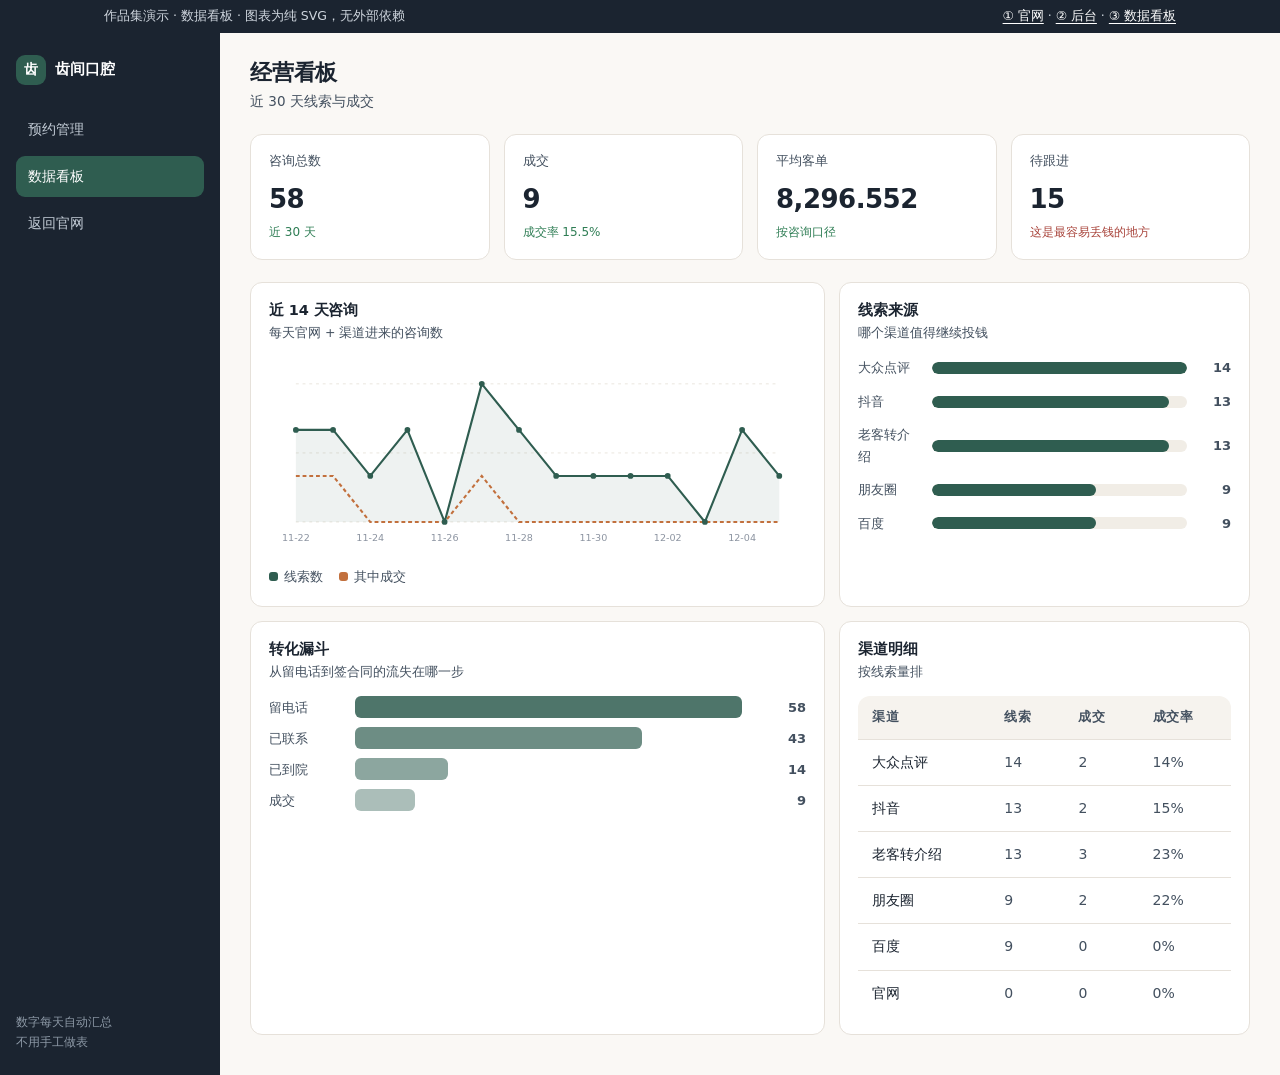
<file: demo-002-齿间口腔/dashboard.html>
<!DOCTYPE html>
<html lang="zh-CN">
<head>
<meta charset="utf-8">
<meta name="viewport" content="width=device-width,initial-scale=1">
<title>数据看板 · 齿间口腔后台｜作品集演示</title>
<link rel="stylesheet" href="assets/style.css">
</head>
<body>

<div class="demo-bar">
  <div class="wrap">
    <span>作品集演示 · 数据看板 · 图表为纯 SVG，无外部依赖</span>
    <span>
      <a href="index.html">① 官网</a> ·
      <a href="admin.html">② 后台</a> ·
      <a href="dashboard.html">③ 数据看板</a>
    </span>
  </div>
</div>

<div class="app">
  <aside class="side">
    <div class="brand"><span class="logo-mark">齿</span> 齿间口腔</div>
    <a href="admin.html">预约管理</a>
    <a class="on" href="dashboard.html">数据看板</a>
    <a href="index.html">返回官网</a>
    <div class="foot">数字每天自动汇总<br>不用手工做表</div>
  </aside>

  <main class="main">
    <div class="top">
      <div>
        <h1>经营看板</h1>
        <div class="sub">近 30 天线索与成交</div>
      </div>
    </div>

    <div class="kpis" id="kpis"></div>

    <div class="charts">
      <div class="panel">
        <h2>近 14 天咨询</h2>
        <div class="hint">每天官网 + 渠道进来的咨询数</div>
        <div id="lineChart"></div>
        <div class="legend">
          <span><i style="background:var(--brand)"></i>线索数</span>
          <span><i style="background:var(--brand-2)"></i>其中成交</span>
        </div>
      </div>
      <div class="panel">
        <h2>线索来源</h2>
        <div class="hint">哪个渠道值得继续投钱</div>
        <div id="barChart"></div>
      </div>
    </div>

    <div class="charts">
      <div class="panel">
        <h2>转化漏斗</h2>
        <div class="hint">从留电话到签合同的流失在哪一步</div>
        <div class="funnel" id="funnel"></div>
      </div>
      <div class="panel">
        <h2>渠道明细</h2>
        <div class="hint">按线索量排</div>
        <table style="border:0">
          <thead><tr><th>渠道</th><th>线索</th><th>成交</th><th>成交率</th></tr></thead>
          <tbody id="chTable"></tbody>
        </table>
      </div>
    </div>
  </main>
</div>

<script src="assets/app.js"></script>
<script>
  const all = Store.all();

  /* ---------- KPI ---------- */
  const in30 = all; // 演示数据本身就在近 30 天
  const done = all.filter(r => r.status === 'done');
  const rate = all.length ? (done.length / all.length * 100) : 0;
  const avg = all.length ? all.reduce((s, r) => s + r.budget, 0) / all.length : 0;
  const pending = all.filter(r => r.status === 'new').length;

  document.getElementById('kpis').innerHTML = `
    <div class="kpi"><div class="k">咨询总数</div><div class="v">${in30.length}</div><div class="d">近 30 天</div></div>
    <div class="kpi"><div class="k">成交</div><div class="v">${done.length}</div><div class="d">成交率 ${rate.toFixed(1)}%</div></div>
    <div class="kpi"><div class="k">平均客单</div><div class="v">${fmtWan(avg)}</div><div class="d">按咨询口径</div></div>
    <div class="kpi"><div class="k">待跟进</div><div class="v">${pending}</div><div class="d down">这是最容易丢钱的地方</div></div>`;

  /* ---------- 折线图：近 14 天 ---------- */
  (function () {
    const days = [];
    for (let i = 13; i >= 0; i--) days.push(daysAgo(i));
    const leads = days.map(d => all.filter(r => r.date === d).length);
    const wins = days.map(d => all.filter(r => r.date === d && r.status === 'done').length);

    const W = 560, H = 200, P = 28;
    const maxV = Math.max(3, ...leads);
    const x = i => P + i * (W - P * 2) / (days.length - 1);
    const y = v => H - P - (v / maxV) * (H - P * 2);

    const path = arr => arr.map((v, i) => `${i ? 'L' : 'M'}${x(i).toFixed(1)},${y(v).toFixed(1)}`).join(' ');
    const area = `${path(leads)} L${x(days.length - 1)},${H - P} L${x(0)},${H - P} Z`;

    const dots = leads.map((v, i) => `<circle cx="${x(i)}" cy="${y(v)}" r="3" fill="var(--brand)"/>`).join('');
    const grid = [0, .5, 1].map(t => {
      const yy = y(maxV * t);
      return `<line x1="${P}" y1="${yy}" x2="${W - P}" y2="${yy}" stroke="#eae5dd" stroke-dasharray="3 4"/>`;
    }).join('');
    const labels = days.map((d, i) => i % 2 === 0
      ? `<text x="${x(i)}" y="${H - 8}" font-size="10" fill="#8b93a0" text-anchor="middle">${d.slice(5)}</text>` : '').join('');

    document.getElementById('lineChart').innerHTML = `
      <svg viewBox="0 0 ${W} ${H}" style="width:100%;height:auto">
        ${grid}
        <path d="${area}" fill="var(--brand)" opacity=".08"/>
        <path d="${path(leads)}" fill="none" stroke="var(--brand)" stroke-width="2.2" stroke-linejoin="round"/>
        <path d="${path(wins)}" fill="none" stroke="var(--brand-2)" stroke-width="2.2" stroke-dasharray="4 3"/>
        ${dots}${labels}
      </svg>`;
  })();

  /* ---------- 柱状图：渠道 ---------- */
  (function () {
    const data = CHANNELS.map(c => ({ c, n: all.filter(r => r.channel === c).length }))
                         .sort((a, b) => b.n - a.n);
    const max = Math.max(...data.map(d => d.n), 1);
    document.getElementById('barChart').innerHTML = data.map(d => `
      <div style="display:grid;grid-template-columns:64px 1fr 34px;align-items:center;gap:10px;margin-bottom:12px;font-size:13px">
        <span style="color:var(--ink-2)">${d.c}</span>
        <span style="background:#f1ede6;border-radius:6px;height:12px;overflow:hidden">
          <span style="display:block;height:100%;width:${d.n / max * 100}%;background:var(--brand);border-radius:6px"></span>
        </span>
        <b class="mono" style="text-align:right">${d.n}</b>
      </div>`).join('');
  })();

  /* ---------- 漏斗 ---------- */
  (function () {
    const total = all.length;
    const contacted = all.filter(r => r.status !== 'new').length;
    const visited = all.filter(r => r.status === 'visited' || r.status === 'done').length;
    const signed = done.length;
    const rows = [
      ['留电话', total],
      ['已联系', contacted],
      ['已到院', visited],
      ['成交', signed],
    ];
    document.getElementById('funnel').innerHTML = rows.map(([k, v]) => `
      <div class="funnel-row">
        <span style="color:var(--ink-2)">${k}</span>
        <span class="funnel-bar" style="width:${Math.max(6, v / total * 100)}%"></span>
        <b class="mono" style="text-align:right">${v}</b>
      </div>`).join('');
  })();

  /* ---------- 渠道明细表 ---------- */
  (function () {
    const rows = CHANNELS.concat(['官网']).map(c => {
      const list = all.filter(r => r.channel === c);
      const win = list.filter(r => r.status === 'done').length;
      return { c, n: list.length, win, rate: list.length ? win / list.length * 100 : 0 };
    }).sort((a, b) => b.n - a.n);
    document.getElementById('chTable').innerHTML = rows.map(r => `
      <tr>
        <td>${r.c}</td>
        <td class="mono">${r.n}</td>
        <td class="mono">${r.win}</td>
        <td class="mono">${r.rate.toFixed(0)}%</td>
      </tr>`).join('');
  })();
</script>
</body>
</html>
</file>
<file: demo-001-云栖装饰/assets/style.css>
/* ===== 云栖装饰 · 作品集演示站 =====
   一份 CSS 管三个页面：官网 / 后台 / 看板
   改品牌色只要改下面 4 个变量 */

:root{
  --ink:#1b2430;
  --ink-2:#43505f;
  --line:#e6e1da;
  --bg:#faf8f5;
  --card:#ffffff;
  --brand:#2f5d50;      /* 主色：深松绿 */
  --brand-2:#c2703d;    /* 强调：陶土橙 */
  --ok:#2e7d54;
  --warn:#b8791f;
  --bad:#a8433a;
  --radius:14px;
  --shadow:0 1px 2px rgba(27,36,48,.06),0 8px 24px rgba(27,36,48,.06);
}

*{box-sizing:border-box}
html,body{margin:0;padding:0}
body{
  background:var(--bg);color:var(--ink);
  font-family:"PingFang SC","Microsoft YaHei","Hiragino Sans GB",system-ui,-apple-system,"Segoe UI",sans-serif;
  font-size:15px;line-height:1.65;-webkit-font-smoothing:antialiased;
}
a{color:inherit;text-decoration:none}
img{max-width:100%;display:block}
h1,h2,h3{margin:0;line-height:1.25;letter-spacing:-.01em}
p{margin:0}
button{font:inherit;cursor:pointer}
input,select,textarea{font:inherit;color:inherit}

/* ---------- 官网 ---------- */
.wrap{max-width:1120px;margin:0 auto;padding:0 24px}
.nav{
  position:sticky;top:0;z-index:20;background:rgba(250,248,245,.88);
  backdrop-filter:blur(10px);border-bottom:1px solid var(--line);
}
.nav-in{display:flex;align-items:center;justify-content:space-between;height:64px}
.logo{display:flex;align-items:center;gap:10px;font-weight:700;letter-spacing:.02em}
.logo-mark{
  width:30px;height:30px;border-radius:9px;background:var(--brand);
  display:grid;place-items:center;color:#fff;font-size:14px;font-weight:700;
}
.nav-links{display:flex;gap:26px;font-size:14px;color:var(--ink-2)}
.nav-links a:hover{color:var(--brand)}
.nav-cta{
  background:var(--ink);color:#fff;border:0;border-radius:999px;
  padding:9px 18px;font-size:14px;
}
.nav-cta:hover{background:var(--brand)}

.hero{padding:72px 0 56px;display:grid;grid-template-columns:1.05fr .95fr;gap:56px;align-items:center}
.eyebrow{font-size:13px;letter-spacing:.14em;color:var(--brand-2);font-weight:600;margin-bottom:14px}
.hero h1{font-size:46px;letter-spacing:-.02em}
.hero h1 em{font-style:normal;color:var(--brand)}
.hero p.lead{margin-top:18px;font-size:16px;color:var(--ink-2);max-width:30em}
.hero-actions{margin-top:28px;display:flex;gap:12px;flex-wrap:wrap}
.btn{
  border:1px solid var(--ink);background:var(--ink);color:#fff;
  border-radius:10px;padding:12px 22px;font-size:15px;
}
.btn:hover{background:var(--brand);border-color:var(--brand)}
.btn.ghost{background:transparent;color:var(--ink);border-color:var(--line)}
.btn.ghost:hover{border-color:var(--ink);background:transparent}
.hero-note{margin-top:16px;font-size:13px;color:var(--ink-2)}

.hero-art{
  aspect-ratio:4/3;border-radius:22px;position:relative;overflow:hidden;
  background:
    radial-gradient(120% 90% at 80% 10%,#f3e7d9 0%,transparent 60%),
    linear-gradient(160deg,#e9efe9 0%,#dfe8e2 45%,#cfdcd4 100%);
  box-shadow:var(--shadow);
}
.hero-art .grid{position:absolute;inset:0;background-image:linear-gradient(rgba(47,93,80,.09) 1px,transparent 1px),linear-gradient(90deg,rgba(47,93,80,.09) 1px,transparent 1px);background-size:36px 36px}
.hero-art .block{position:absolute;border-radius:12px;background:#fff;box-shadow:0 10px 30px rgba(27,36,48,.12)}
.hero-art .b1{left:8%;top:12%;width:44%;height:52%}
.hero-art .b1::after{content:"";position:absolute;inset:12px;border-radius:8px;background:linear-gradient(150deg,#e8dccd,#d9c4ad)}
.hero-art .b2{right:8%;top:30%;width:32%;height:40%;background:var(--brand)}
.hero-art .b3{left:22%;bottom:10%;width:52%;height:18%;background:#f7f3ec}
.hero-art .tag{position:absolute;right:10%;bottom:12%;background:#fff;border-radius:999px;padding:8px 14px;font-size:13px;box-shadow:var(--shadow)}

section{padding:72px 0}
.sec-head{max-width:640px;margin-bottom:36px}
.sec-head h2{font-size:30px}
.sec-head p{margin-top:10px;color:var(--ink-2)}

.cards{display:grid;grid-template-columns:repeat(4,1fr);gap:18px}
.card{background:var(--card);border:1px solid var(--line);border-radius:var(--radius);padding:24px}
.card h3{font-size:17px;margin-bottom:8px}
.card p{color:var(--ink-2);font-size:14px}
.card .num{font-size:12px;color:var(--brand-2);font-weight:700;letter-spacing:.1em;margin-bottom:14px}

.works{display:grid;grid-template-columns:repeat(3,1fr);gap:18px}
.work{border-radius:var(--radius);overflow:hidden;border:1px solid var(--line);background:#fff}
.work .ph{aspect-ratio:4/3;background:linear-gradient(150deg,#e7ddd0,#cbb9a2)}
.work:nth-child(2) .ph{background:linear-gradient(150deg,#dfe8e2,#b9cdc2)}
.work:nth-child(3) .ph{background:linear-gradient(150deg,#e6e2da,#c9c3b6)}
.work .cap{padding:16px 18px}
.work .cap b{display:block;font-size:15px}
.work .cap span{color:var(--ink-2);font-size:13px}

.steps{display:grid;grid-template-columns:repeat(4,1fr);gap:18px;counter-reset:s}
.step{position:relative;padding-top:14px;border-top:2px solid var(--ink);}
.step::before{counter-increment:s;content:"0" counter(s);font-size:12px;font-weight:700;color:var(--brand-2);letter-spacing:.1em}
.step h3{font-size:16px;margin:8px 0 6px}
.step p{font-size:14px;color:var(--ink-2)}

.price{display:grid;grid-template-columns:repeat(3,1fr);gap:18px}
.plan{background:#fff;border:1px solid var(--line);border-radius:var(--radius);padding:26px}
.plan.hot{border-color:var(--brand);box-shadow:var(--shadow);position:relative}
.plan.hot::after{content:"最多人选";position:absolute;top:-11px;left:24px;background:var(--brand);color:#fff;font-size:12px;padding:3px 10px;border-radius:999px}
.plan .name{font-size:14px;color:var(--ink-2);letter-spacing:.06em}
.plan .amt{font-size:34px;font-weight:700;margin:10px 0 4px;letter-spacing:-.02em}
.plan .amt small{font-size:14px;font-weight:400;color:var(--ink-2)}
.plan ul{list-style:none;padding:0;margin:16px 0 0;font-size:14px;color:var(--ink-2)}
.plan li{padding:7px 0;border-top:1px dashed var(--line)}
.plan .btn{width:100%;margin-top:18px;text-align:center}

.form{display:grid;grid-template-columns:1fr 1fr;gap:14px;background:#fff;border:1px solid var(--line);border-radius:var(--radius);padding:28px}
.form .full{grid-column:1/-1}
.field label{display:block;font-size:13px;color:var(--ink-2);margin-bottom:6px}
.field input,.field select,.field textarea{
  width:100%;padding:11px 12px;border:1px solid var(--line);border-radius:9px;background:#fdfcfa;
}
.field input:focus,.field select:focus,.field textarea:focus{outline:2px solid rgba(47,93,80,.18);border-color:var(--brand)}
.form .btn{justify-self:start}
.form-msg{font-size:14px;color:var(--ok);align-self:center}

footer{border-top:1px solid var(--line);padding:34px 0;color:var(--ink-2);font-size:13px}
.foot-in{display:flex;justify-content:space-between;gap:20px;flex-wrap:wrap}

.demo-bar{
  background:var(--ink);color:#cfd6de;font-size:12.5px;padding:6px 0;
}
.demo-bar .wrap{display:flex;justify-content:space-between;gap:12px;flex-wrap:wrap}
.demo-bar a{color:#fff;text-decoration:underline;text-underline-offset:3px}

/* ---------- 后台 ---------- */
.app{display:grid;grid-template-columns:220px 1fr;min-height:100vh}
.side{background:var(--ink);color:#cfd6de;padding:22px 16px;display:flex;flex-direction:column;gap:6px}
.side .brand{display:flex;align-items:center;gap:9px;color:#fff;font-weight:700;margin-bottom:18px}
.side a{padding:9px 12px;border-radius:9px;font-size:14px;color:#c3ccd6}
.side a:hover{background:rgba(255,255,255,.08);color:#fff}
.side a.on{background:var(--brand);color:#fff}
.side .foot{margin-top:auto;font-size:12px;color:#8d99a6;line-height:1.7}

.main{padding:26px 30px;min-width:0}
.top{display:flex;justify-content:space-between;align-items:flex-end;gap:16px;margin-bottom:22px;flex-wrap:wrap}
.top h1{font-size:22px}
.top .sub{color:var(--ink-2);font-size:13.5px;margin-top:4px}
.kpis{display:grid;grid-template-columns:repeat(4,1fr);gap:14px;margin-bottom:22px}
.kpi{background:#fff;border:1px solid var(--line);border-radius:12px;padding:16px 18px}
.kpi .k{font-size:12.5px;color:var(--ink-2)}
.kpi .v{font-size:26px;font-weight:700;letter-spacing:-.02em;margin-top:6px}
.kpi .d{font-size:12px;color:var(--ok);margin-top:2px}
.kpi .d.down{color:var(--bad)}

.toolbar{display:flex;gap:10px;margin-bottom:12px;flex-wrap:wrap;align-items:center}
.toolbar input,.toolbar select{padding:9px 11px;border:1px solid var(--line);border-radius:9px;background:#fff}
.toolbar .sp{flex:1}
.tbtn{border:1px solid var(--line);background:#fff;border-radius:9px;padding:9px 14px}
.tbtn:hover{border-color:var(--ink)}
.tbtn.primary{background:var(--ink);border-color:var(--ink);color:#fff}
.tbtn.primary:hover{background:var(--brand);border-color:var(--brand)}

table{width:100%;border-collapse:collapse;background:#fff;border:1px solid var(--line);border-radius:12px;overflow:hidden}
th,td{padding:11px 14px;text-align:left;font-size:14px;border-bottom:1px solid var(--line)}
th{background:#f6f3ee;font-size:12.5px;color:var(--ink-2);font-weight:600;letter-spacing:.04em}
tr:last-child td{border-bottom:0}
tbody tr:hover{background:#fbf9f6}
.mono{font-variant-numeric:tabular-nums;color:var(--ink-2);white-space:nowrap}
.pill{display:inline-block;font-size:12px;padding:3px 10px;border-radius:999px;border:1px solid}
.pill.new{color:var(--warn);border-color:#ecd9b8;background:#fdf7ec}
.pill.doing{color:#2b5f9e;border-color:#cddcef;background:#f1f6fc}
.pill.done{color:var(--ok);border-color:#c9e2d3;background:#f0f8f3}
.pill.lost{color:var(--ink-2);border-color:var(--line);background:#f6f4f1}
.linkbtn{border:0;background:none;color:var(--brand);padding:0;font-size:13.5px;text-decoration:underline;text-underline-offset:3px}
.linkbtn.danger{color:var(--bad)}

.empty{padding:40px;text-align:center;color:var(--ink-2)}

/* 弹窗 */
.mask{position:fixed;inset:0;background:rgba(20,26,34,.45);display:none;place-items:center;padding:20px;z-index:50}
.mask.on{display:grid}
.modal{background:#fff;border-radius:14px;width:min(560px,100%);padding:26px;box-shadow:0 30px 60px rgba(0,0,0,.25)}
.modal h2{font-size:18px;margin-bottom:16px}
.grid2{display:grid;grid-template-columns:1fr 1fr;gap:12px}
.grid2 .full{grid-column:1/-1}
.modal .acts{display:flex;justify-content:flex-end;gap:10px;margin-top:20px}

/* ---------- 看板 ---------- */
.charts{display:grid;grid-template-columns:1.4fr 1fr;gap:14px;margin-bottom:14px}
.panel{background:#fff;border:1px solid var(--line);border-radius:12px;padding:18px}
.panel h2{font-size:14.5px;margin-bottom:4px}
.panel .hint{font-size:12.5px;color:var(--ink-2);margin-bottom:14px}
.legend{display:flex;gap:16px;font-size:12.5px;color:var(--ink-2);margin-top:10px;flex-wrap:wrap}
.legend i{display:inline-block;width:9px;height:9px;border-radius:3px;margin-right:6px}
.funnel{margin-top:6px}
.funnel-row{display:grid;grid-template-columns:76px 1fr 54px;align-items:center;gap:10px;margin-bottom:9px;font-size:13px}
.funnel-bar{height:22px;border-radius:6px;background:var(--brand);opacity:.85}
.funnel-row:nth-child(2) .funnel-bar{opacity:.7}
.funnel-row:nth-child(3) .funnel-bar{opacity:.55}
.funnel-row:nth-child(4) .funnel-bar{opacity:.4}

@media (max-width:960px){
  .hero{grid-template-columns:1fr;gap:34px;padding:44px 0}
  .hero h1{font-size:34px}
  .cards,.works,.steps,.price,.kpis,.charts{grid-template-columns:1fr}
  .cards{grid-template-columns:1fr 1fr}
  .app{grid-template-columns:1fr}
  .side{flex-direction:row;overflow:auto;align-items:center;padding:12px}
  .side .brand{margin:0 12px 0 0}
  .side .foot{display:none}
  .main{padding:18px}
  .form{grid-template-columns:1fr}
  table{font-size:13px}
}
</file>
<file: demo-002-齿间口腔/assets/style.css>
/* ===== 云栖装饰 · 作品集演示站 =====
   一份 CSS 管三个页面：官网 / 后台 / 看板
   改品牌色只要改下面 4 个变量 */

:root{
  --ink:#1b2430;
  --ink-2:#43505f;
  --line:#e6e1da;
  --bg:#faf8f5;
  --card:#ffffff;
  --brand:#2f5d50;      /* 主色：深松绿 */
  --brand-2:#c2703d;    /* 强调：陶土橙 */
  --ok:#2e7d54;
  --warn:#b8791f;
  --bad:#a8433a;
  --radius:14px;
  --shadow:0 1px 2px rgba(27,36,48,.06),0 8px 24px rgba(27,36,48,.06);
}

*{box-sizing:border-box}
html,body{margin:0;padding:0}
body{
  background:var(--bg);color:var(--ink);
  font-family:"PingFang SC","Microsoft YaHei","Hiragino Sans GB",system-ui,-apple-system,"Segoe UI",sans-serif;
  font-size:15px;line-height:1.65;-webkit-font-smoothing:antialiased;
}
a{color:inherit;text-decoration:none}
img{max-width:100%;display:block}
h1,h2,h3{margin:0;line-height:1.25;letter-spacing:-.01em}
p{margin:0}
button{font:inherit;cursor:pointer}
input,select,textarea{font:inherit;color:inherit}

/* ---------- 官网 ---------- */
.wrap{max-width:1120px;margin:0 auto;padding:0 24px}
.nav{
  position:sticky;top:0;z-index:20;background:rgba(250,248,245,.88);
  backdrop-filter:blur(10px);border-bottom:1px solid var(--line);
}
.nav-in{display:flex;align-items:center;justify-content:space-between;height:64px}
.logo{display:flex;align-items:center;gap:10px;font-weight:700;letter-spacing:.02em}
.logo-mark{
  width:30px;height:30px;border-radius:9px;background:var(--brand);
  display:grid;place-items:center;color:#fff;font-size:14px;font-weight:700;
}
.nav-links{display:flex;gap:26px;font-size:14px;color:var(--ink-2)}
.nav-links a:hover{color:var(--brand)}
.nav-cta{
  background:var(--ink);color:#fff;border:0;border-radius:999px;
  padding:9px 18px;font-size:14px;
}
.nav-cta:hover{background:var(--brand)}

.hero{padding:72px 0 56px;display:grid;grid-template-columns:1.05fr .95fr;gap:56px;align-items:center}
.eyebrow{font-size:13px;letter-spacing:.14em;color:var(--brand-2);font-weight:600;margin-bottom:14px}
.hero h1{font-size:46px;letter-spacing:-.02em}
.hero h1 em{font-style:normal;color:var(--brand)}
.hero p.lead{margin-top:18px;font-size:16px;color:var(--ink-2);max-width:30em}
.hero-actions{margin-top:28px;display:flex;gap:12px;flex-wrap:wrap}
.btn{
  border:1px solid var(--ink);background:var(--ink);color:#fff;
  border-radius:10px;padding:12px 22px;font-size:15px;
}
.btn:hover{background:var(--brand);border-color:var(--brand)}
.btn.ghost{background:transparent;color:var(--ink);border-color:var(--line)}
.btn.ghost:hover{border-color:var(--ink);background:transparent}
.hero-note{margin-top:16px;font-size:13px;color:var(--ink-2)}

.hero-art{
  aspect-ratio:4/3;border-radius:22px;position:relative;overflow:hidden;
  background:
    radial-gradient(120% 90% at 80% 10%,#f3e7d9 0%,transparent 60%),
    linear-gradient(160deg,#e9efe9 0%,#dfe8e2 45%,#cfdcd4 100%);
  box-shadow:var(--shadow);
}
.hero-art .grid{position:absolute;inset:0;background-image:linear-gradient(rgba(47,93,80,.09) 1px,transparent 1px),linear-gradient(90deg,rgba(47,93,80,.09) 1px,transparent 1px);background-size:36px 36px}
.hero-art .block{position:absolute;border-radius:12px;background:#fff;box-shadow:0 10px 30px rgba(27,36,48,.12)}
.hero-art .b1{left:8%;top:12%;width:44%;height:52%}
.hero-art .b1::after{content:"";position:absolute;inset:12px;border-radius:8px;background:linear-gradient(150deg,#e8dccd,#d9c4ad)}
.hero-art .b2{right:8%;top:30%;width:32%;height:40%;background:var(--brand)}
.hero-art .b3{left:22%;bottom:10%;width:52%;height:18%;background:#f7f3ec}
.hero-art .tag{position:absolute;right:10%;bottom:12%;background:#fff;border-radius:999px;padding:8px 14px;font-size:13px;box-shadow:var(--shadow)}

section{padding:72px 0}
.sec-head{max-width:640px;margin-bottom:36px}
.sec-head h2{font-size:30px}
.sec-head p{margin-top:10px;color:var(--ink-2)}

.cards{display:grid;grid-template-columns:repeat(4,1fr);gap:18px}
.card{background:var(--card);border:1px solid var(--line);border-radius:var(--radius);padding:24px}
.card h3{font-size:17px;margin-bottom:8px}
.card p{color:var(--ink-2);font-size:14px}
.card .num{font-size:12px;color:var(--brand-2);font-weight:700;letter-spacing:.1em;margin-bottom:14px}

.works{display:grid;grid-template-columns:repeat(3,1fr);gap:18px}
.work{border-radius:var(--radius);overflow:hidden;border:1px solid var(--line);background:#fff}
.work .ph{aspect-ratio:4/3;background:linear-gradient(150deg,#e7ddd0,#cbb9a2)}
.work:nth-child(2) .ph{background:linear-gradient(150deg,#dfe8e2,#b9cdc2)}
.work:nth-child(3) .ph{background:linear-gradient(150deg,#e6e2da,#c9c3b6)}
.work .cap{padding:16px 18px}
.work .cap b{display:block;font-size:15px}
.work .cap span{color:var(--ink-2);font-size:13px}

.steps{display:grid;grid-template-columns:repeat(4,1fr);gap:18px;counter-reset:s}
.step{position:relative;padding-top:14px;border-top:2px solid var(--ink);}
.step::before{counter-increment:s;content:"0" counter(s);font-size:12px;font-weight:700;color:var(--brand-2);letter-spacing:.1em}
.step h3{font-size:16px;margin:8px 0 6px}
.step p{font-size:14px;color:var(--ink-2)}

.price{display:grid;grid-template-columns:repeat(3,1fr);gap:18px}
.plan{background:#fff;border:1px solid var(--line);border-radius:var(--radius);padding:26px}
.plan.hot{border-color:var(--brand);box-shadow:var(--shadow);position:relative}
.plan.hot::after{content:"最多人选";position:absolute;top:-11px;left:24px;background:var(--brand);color:#fff;font-size:12px;padding:3px 10px;border-radius:999px}
.plan .name{font-size:14px;color:var(--ink-2);letter-spacing:.06em}
.plan .amt{font-size:34px;font-weight:700;margin:10px 0 4px;letter-spacing:-.02em}
.plan .amt small{font-size:14px;font-weight:400;color:var(--ink-2)}
.plan ul{list-style:none;padding:0;margin:16px 0 0;font-size:14px;color:var(--ink-2)}
.plan li{padding:7px 0;border-top:1px dashed var(--line)}
.plan .btn{width:100%;margin-top:18px;text-align:center}

.form{display:grid;grid-template-columns:1fr 1fr;gap:14px;background:#fff;border:1px solid var(--line);border-radius:var(--radius);padding:28px}
.form .full{grid-column:1/-1}
.field label{display:block;font-size:13px;color:var(--ink-2);margin-bottom:6px}
.field input,.field select,.field textarea{
  width:100%;padding:11px 12px;border:1px solid var(--line);border-radius:9px;background:#fdfcfa;
}
.field input:focus,.field select:focus,.field textarea:focus{outline:2px solid rgba(47,93,80,.18);border-color:var(--brand)}
.form .btn{justify-self:start}
.form-msg{font-size:14px;color:var(--ok);align-self:center}

footer{border-top:1px solid var(--line);padding:34px 0;color:var(--ink-2);font-size:13px}
.foot-in{display:flex;justify-content:space-between;gap:20px;flex-wrap:wrap}

.demo-bar{
  background:var(--ink);color:#cfd6de;font-size:12.5px;padding:6px 0;
}
.demo-bar .wrap{display:flex;justify-content:space-between;gap:12px;flex-wrap:wrap}
.demo-bar a{color:#fff;text-decoration:underline;text-underline-offset:3px}

/* ---------- 后台 ---------- */
.app{display:grid;grid-template-columns:220px 1fr;min-height:100vh}
.side{background:var(--ink);color:#cfd6de;padding:22px 16px;display:flex;flex-direction:column;gap:6px}
.side .brand{display:flex;align-items:center;gap:9px;color:#fff;font-weight:700;margin-bottom:18px}
.side a{padding:9px 12px;border-radius:9px;font-size:14px;color:#c3ccd6}
.side a:hover{background:rgba(255,255,255,.08);color:#fff}
.side a.on{background:var(--brand);color:#fff}
.side .foot{margin-top:auto;font-size:12px;color:#8d99a6;line-height:1.7}

.main{padding:26px 30px;min-width:0}
.top{display:flex;justify-content:space-between;align-items:flex-end;gap:16px;margin-bottom:22px;flex-wrap:wrap}
.top h1{font-size:22px}
.top .sub{color:var(--ink-2);font-size:13.5px;margin-top:4px}
.kpis{display:grid;grid-template-columns:repeat(4,1fr);gap:14px;margin-bottom:22px}
.kpi{background:#fff;border:1px solid var(--line);border-radius:12px;padding:16px 18px}
.kpi .k{font-size:12.5px;color:var(--ink-2)}
.kpi .v{font-size:26px;font-weight:700;letter-spacing:-.02em;margin-top:6px}
.kpi .d{font-size:12px;color:var(--ok);margin-top:2px}
.kpi .d.down{color:var(--bad)}

.toolbar{display:flex;gap:10px;margin-bottom:12px;flex-wrap:wrap;align-items:center}
.toolbar input,.toolbar select{padding:9px 11px;border:1px solid var(--line);border-radius:9px;background:#fff}
.toolbar .sp{flex:1}
.tbtn{border:1px solid var(--line);background:#fff;border-radius:9px;padding:9px 14px}
.tbtn:hover{border-color:var(--ink)}
.tbtn.primary{background:var(--ink);border-color:var(--ink);color:#fff}
.tbtn.primary:hover{background:var(--brand);border-color:var(--brand)}

table{width:100%;border-collapse:collapse;background:#fff;border:1px solid var(--line);border-radius:12px;overflow:hidden}
th,td{padding:11px 14px;text-align:left;font-size:14px;border-bottom:1px solid var(--line)}
th{background:#f6f3ee;font-size:12.5px;color:var(--ink-2);font-weight:600;letter-spacing:.04em}
tr:last-child td{border-bottom:0}
tbody tr:hover{background:#fbf9f6}
.mono{font-variant-numeric:tabular-nums;color:var(--ink-2);white-space:nowrap}
.pill{display:inline-block;font-size:12px;padding:3px 10px;border-radius:999px;border:1px solid}
.pill.new{color:var(--warn);border-color:#ecd9b8;background:#fdf7ec}
.pill.doing{color:#2b5f9e;border-color:#cddcef;background:#f1f6fc}
.pill.done{color:var(--ok);border-color:#c9e2d3;background:#f0f8f3}
.pill.lost{color:var(--ink-2);border-color:var(--line);background:#f6f4f1}
.linkbtn{border:0;background:none;color:var(--brand);padding:0;font-size:13.5px;text-decoration:underline;text-underline-offset:3px}
.linkbtn.danger{color:var(--bad)}

.empty{padding:40px;text-align:center;color:var(--ink-2)}

/* 弹窗 */
.mask{position:fixed;inset:0;background:rgba(20,26,34,.45);display:none;place-items:center;padding:20px;z-index:50}
.mask.on{display:grid}
.modal{background:#fff;border-radius:14px;width:min(560px,100%);padding:26px;box-shadow:0 30px 60px rgba(0,0,0,.25)}
.modal h2{font-size:18px;margin-bottom:16px}
.grid2{display:grid;grid-template-columns:1fr 1fr;gap:12px}
.grid2 .full{grid-column:1/-1}
.modal .acts{display:flex;justify-content:flex-end;gap:10px;margin-top:20px}

/* ---------- 看板 ---------- */
.charts{display:grid;grid-template-columns:1.4fr 1fr;gap:14px;margin-bottom:14px}
.panel{background:#fff;border:1px solid var(--line);border-radius:12px;padding:18px}
.panel h2{font-size:14.5px;margin-bottom:4px}
.panel .hint{font-size:12.5px;color:var(--ink-2);margin-bottom:14px}
.legend{display:flex;gap:16px;font-size:12.5px;color:var(--ink-2);margin-top:10px;flex-wrap:wrap}
.legend i{display:inline-block;width:9px;height:9px;border-radius:3px;margin-right:6px}
.funnel{margin-top:6px}
.funnel-row{display:grid;grid-template-columns:76px 1fr 54px;align-items:center;gap:10px;margin-bottom:9px;font-size:13px}
.funnel-bar{height:22px;border-radius:6px;background:var(--brand);opacity:.85}
.funnel-row:nth-child(2) .funnel-bar{opacity:.7}
.funnel-row:nth-child(3) .funnel-bar{opacity:.55}
.funnel-row:nth-child(4) .funnel-bar{opacity:.4}

@media (max-width:960px){
  .hero{grid-template-columns:1fr;gap:34px;padding:44px 0}
  .hero h1{font-size:34px}
  .cards,.works,.steps,.price,.kpis,.charts{grid-template-columns:1fr}
  .cards{grid-template-columns:1fr 1fr}
  .app{grid-template-columns:1fr}
  .side{flex-direction:row;overflow:auto;align-items:center;padding:12px}
  .side .brand{margin:0 12px 0 0}
  .side .foot{display:none}
  .main{padding:18px}
  .form{grid-template-columns:1fr}
  table{font-size:13px}
}
</file>
